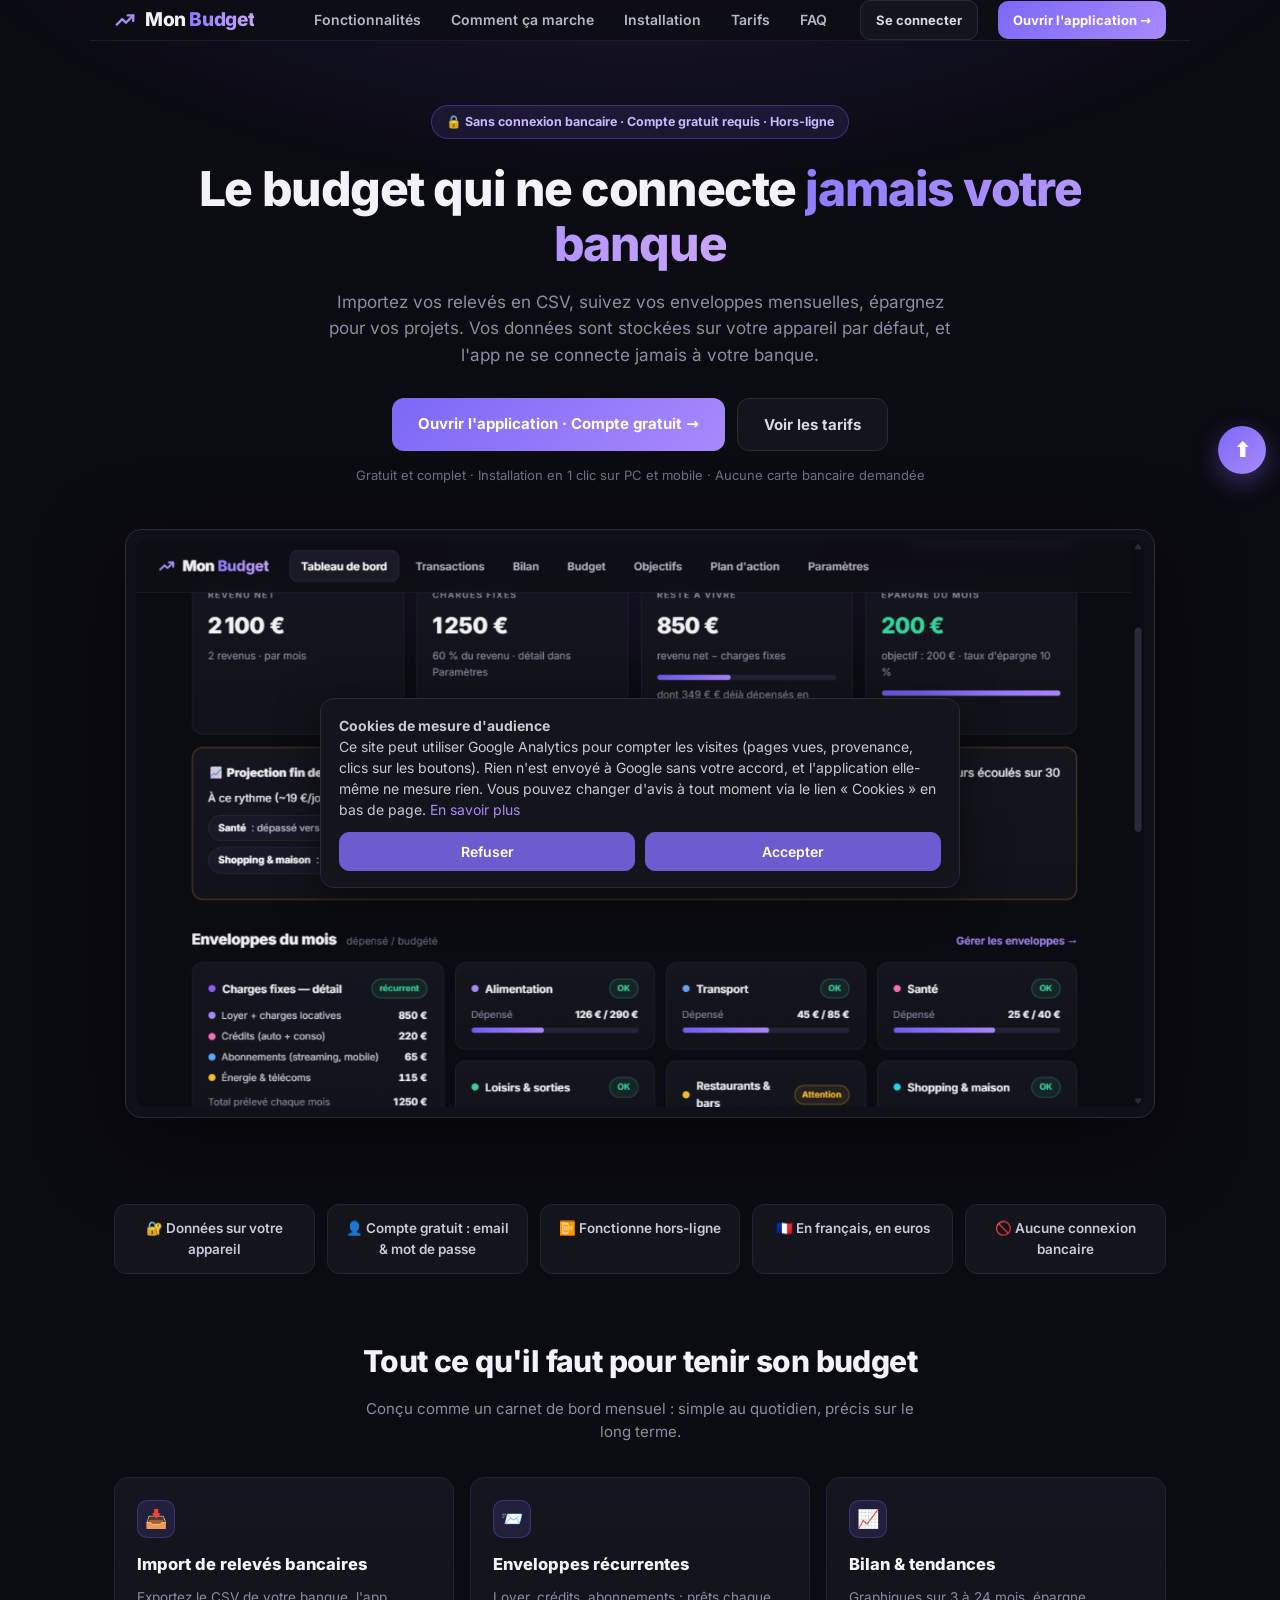
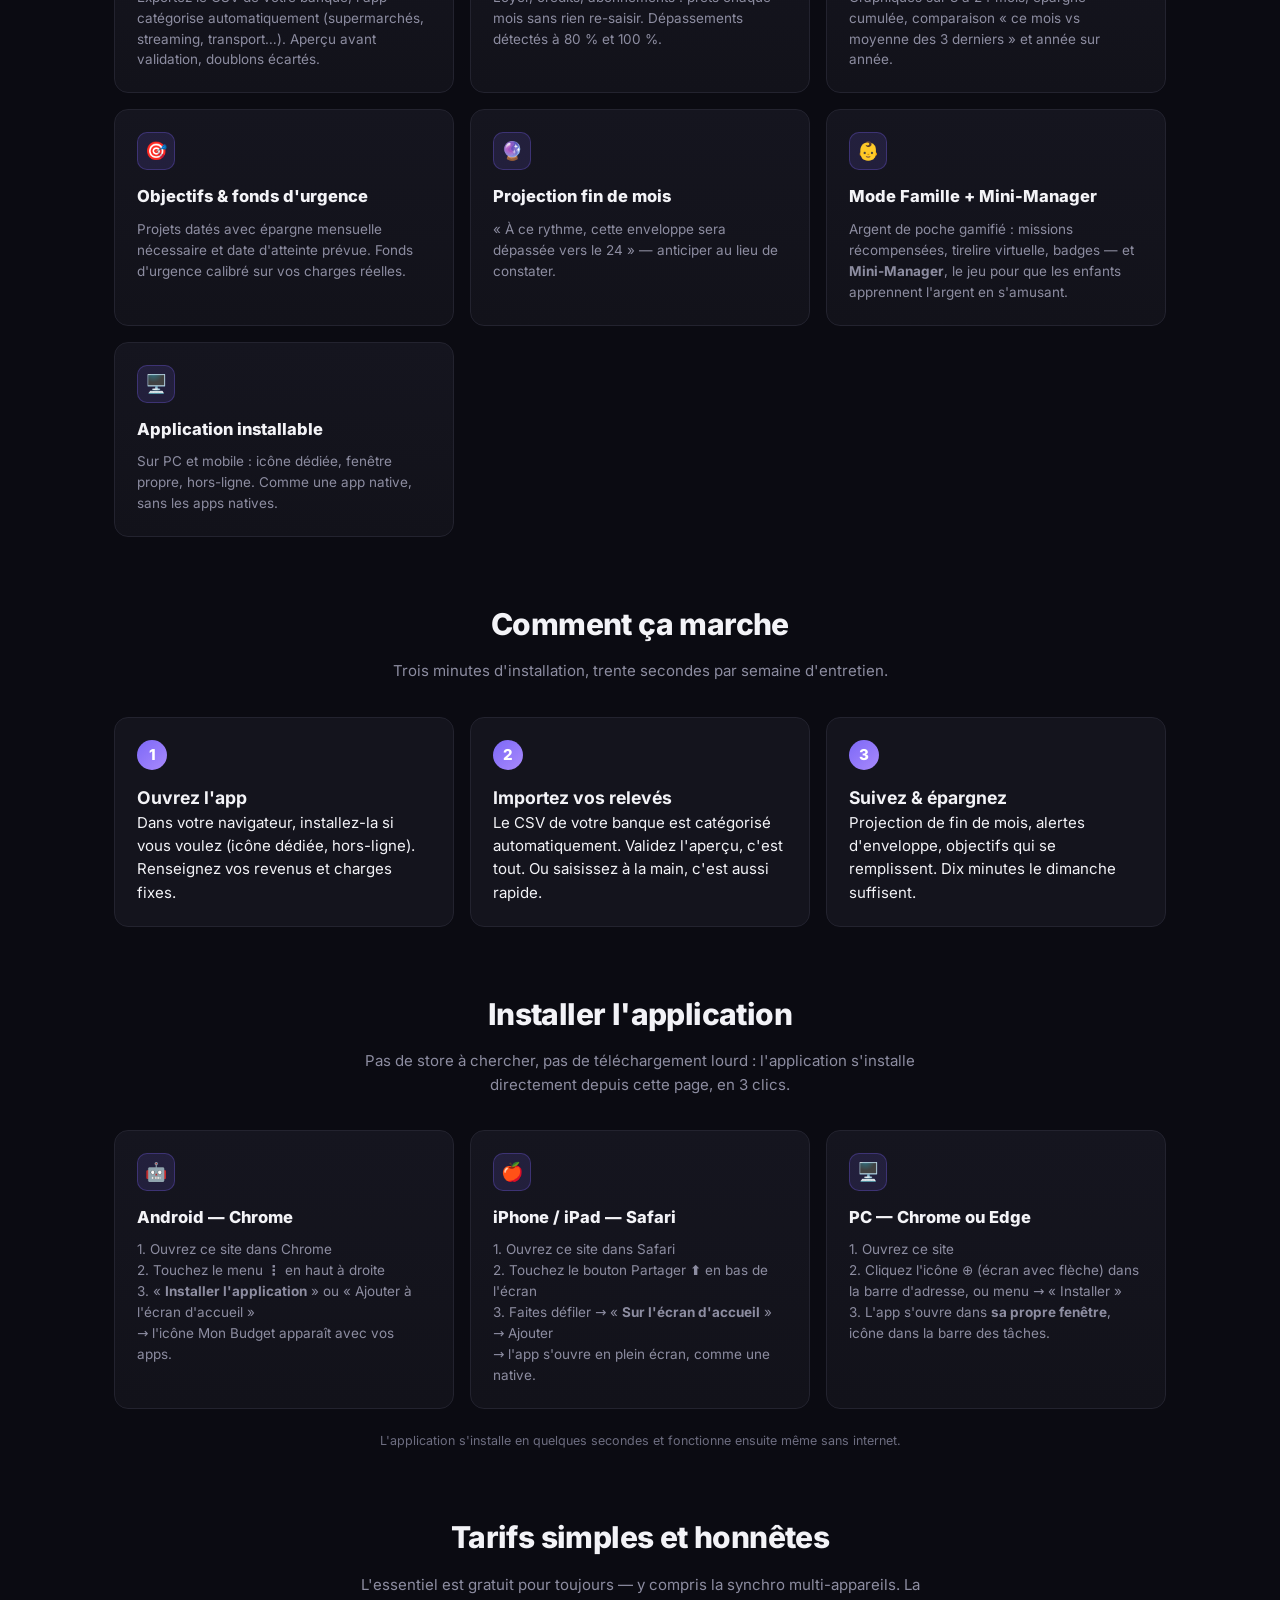
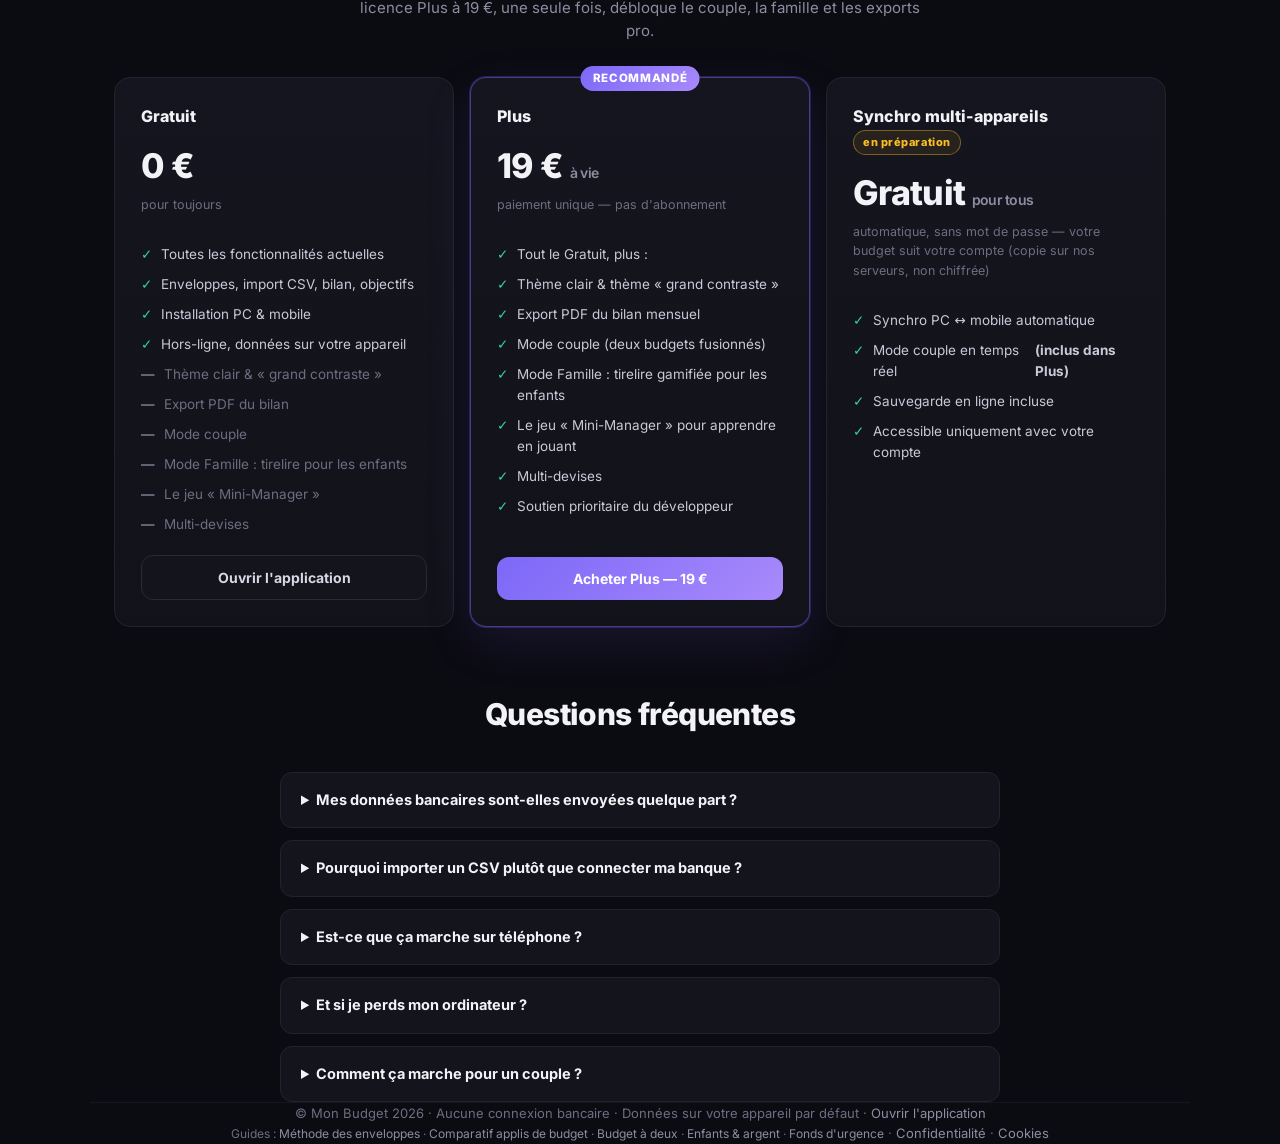
<file: index.html>
<!doctype html>
<html lang="fr">
<head>
<meta charset="utf-8">
<meta name="viewport" content="width=device-width, initial-scale=1">
<meta name="color-scheme" content="dark">
<meta name="theme-color" content="#0b0b12">
<meta name="description" content="Mon Budget — budget mensuel par enveloppes, sans connexion bancaire : enveloppes récurrentes, import de relevés, objectifs d'épargne. Hors-ligne, compte gratuit (email + mot de passe), données stockées sur votre appareil par défaut.">
<meta name="keywords" content="application budget, méthode des enveloppes, budget sans abonnement, budget sans connexion bancaire, alternative YNAB France, budget familial gratuit, gestion budget mensuel">
<meta name="author" content="Mon Budget">
<meta name="robots" content="index, follow">
<link rel="canonical" href="https://bonjourmonbudget.app/">
<!-- Partage réseaux sociaux : titre + aperçu quand le lien est partagé -->
<meta property="og:type" content="website">
<meta property="og:site_name" content="Mon Budget">
<meta property="og:title" content="Mon Budget — 19 € à vie, sans abonnement, sans connexion bancaire">
<meta property="og:description" content="La méthode des enveloppes automatisée, sans connexion bancaire. Données stockées sur votre appareil par défaut. Version gratuite complète — installez-la en 10 secondes.">
<meta property="og:url" content="https://bonjourmonbudget.app/">
<meta property="og:image" content="https://bonjourmonbudget.app/apercu.png">
<meta property="og:locale" content="fr_FR">
<meta name="twitter:card" content="summary_large_image">
<meta name="twitter:title" content="Mon Budget — 19 € à vie, sans abonnement">
<meta name="twitter:description" content="La méthode des enveloppes automatisée, sans connexion bancaire. Données sur votre appareil par défaut.">
<meta name="twitter:image" content="https://bonjourmonbudget.app/apercu.png">
<!-- Données structurées pour Google -->
<script type="application/ld+json">
{
  "@context": "https://schema.org",
  "@type": "SoftwareApplication",
  "name": "Mon Budget",
  "applicationCategory": "FinanceApplication",
  "operatingSystem": "Web, Windows, macOS, Linux, Android, iOS",
  "inLanguage": "fr-FR",
  "description": "Application de budget en méthode des enveloppes, aucune connexion bancaire, données stockées sur votre appareil par défaut, fonctionne hors-ligne. Version gratuite et licence à vie à 19 €.",
  "offers": {
    "@type": "Offer",
    "price": "19.00",
    "priceCurrency": "EUR",
    "description": "Licence à vie Mon Budget Plus — sans abonnement"
  }
}
</script>
<link rel="manifest" href="manifest.json">
<link rel="icon" type="image/png" href="icon-192.png">
<title>Mon Budget — Le budget qui ne connecte jamais votre banque</title>
<!-- Compteur de visites (Google Analytics, chargé seulement après accord : voir consent.js) — pages publiques uniquement, l'application ne mesure rien -->
<script src="consent.js"></script>
<link rel="stylesheet" href="fonts.css">
<style>
  :root{
    --bg:#0b0b12; --card:#14141d; --border:#23232f; --border-2:#2a2a38;
    --text:#f3f3f7; --muted:#8d8da1; --muted-2:#6d6d80;
    --green:#34d399; --red:#f87171; --amber:#fbbf24;
    --grad:linear-gradient(135deg,#7c68f7,#a98afc);
  }
  *{box-sizing:border-box;margin:0;padding:0}
  body{background:var(--bg);color:var(--text);font-family:Inter,"Segoe UI",system-ui,sans-serif;font-size:15px;line-height:1.55}
  body::before{content:"";position:fixed;inset:0;pointer-events:none;z-index:0;
    background:radial-gradient(1100px 480px at 50% -120px, rgba(124,98,246,.16), transparent 65%)}
  a{color:inherit;text-decoration:none}
  .wrap{position:relative;z-index:1;max-width:1100px;margin:0 auto;padding:0 24px}

  header{position:sticky;top:0;z-index:20;display:flex;align-items:center;gap:20px;flex-wrap:wrap;
    padding:13px 28px;background:rgba(13,13,20,.86);backdrop-filter:blur(10px);border-bottom:1px solid #1c1c28}
  .brand{display:flex;align-items:center;gap:9px;font-size:19px;font-weight:800;letter-spacing:-.02em}
  .grad-text{background:linear-gradient(90deg,#8f7bff,#c9a5fc);-webkit-background-clip:text;background-clip:text;color:transparent}
  nav{display:flex;gap:4px;flex-wrap:wrap;margin-left:auto}
  nav a{color:#b6b6c6;font-weight:600;font-size:14px;padding:8px 13px;border-radius:10px}
  nav a:hover{color:#fff;background:#161622}
  .btn{font:inherit;font-size:14px;font-weight:700;cursor:pointer;border-radius:12px;padding:11px 18px;transition:.15s;white-space:nowrap;display:inline-block}
  .btn-grad{background:var(--grad);color:#fff;border:none}
  .btn-grad:hover{filter:brightness(1.08)}
  .btn-ghost{background:var(--card);border:1px solid var(--border-2);color:#d8d8e4}
  .btn-ghost:hover{border-color:#3a3a4c;color:#fff}
  .btn-sm{padding:8px 13px;font-size:13px;border-radius:10px}
  header .btn{padding:9px 15px}

  .hero{text-align:center;padding:72px 0 30px}
  .hero .pill{display:inline-block;font-size:12.5px;font-weight:700;color:#c9b8ff;background:rgba(124,98,246,.12);
    border:1px solid rgba(124,98,246,.35);border-radius:99px;padding:6px 14px;margin-bottom:22px}
  .hero h1{font-size:clamp(30px,5vw,48px);font-weight:800;letter-spacing:-.03em;line-height:1.15}
  .hero .sub{color:var(--muted);font-size:17px;max-width:640px;margin:18px auto 0}
  .hero .ctas{display:flex;gap:12px;justify-content:center;flex-wrap:wrap;margin-top:30px}
  .hero .ctas .btn{padding:14px 26px;font-size:15px}
  .hero .note{color:var(--muted-2);font-size:13px;margin-top:14px}
  .shot{margin:44px auto 0;max-width:1030px;border:1px solid var(--border-2);border-radius:16px;overflow:hidden;
    box-shadow:0 24px 80px rgba(0,0,0,.5);background:#101018;padding:10px}
  .shot img{width:100%;display:block;border-radius:10px}

  .trust{display:grid;grid-template-columns:repeat(auto-fit,minmax(180px,1fr));gap:12px;margin:56px 0 0}
  .trust div{background:var(--card);border:1px solid var(--border);border-radius:12px;padding:13px;text-align:center;
    color:#c9c9d8;font-weight:600;font-size:13.5px}

  section{padding:64px 0 0}
  h2{font-size:clamp(22px,3vw,30px);font-weight:800;letter-spacing:-.02em;text-align:center}
  .sect-sub{color:var(--muted);text-align:center;max-width:560px;margin:12px auto 0}
  .grid3{display:grid;grid-template-columns:repeat(auto-fit,minmax(280px,1fr));gap:16px;margin-top:34px}
  .card{background:linear-gradient(180deg,#15151f,#12121a);border:1px solid var(--border);border-radius:14px;padding:22px}
  .card h3{font-size:16.5px;font-weight:800}
  .card p{color:var(--muted);font-size:13.5px;margin-top:9px}
  .card .ico{width:38px;height:38px;border-radius:10px;background:rgba(124,98,246,.14);border:1px solid rgba(124,98,246,.3);
    display:flex;align-items:center;justify-content:center;font-size:18px;margin-bottom:14px}

  .steps{counter-reset:step;display:grid;grid-template-columns:repeat(auto-fit,minmax(240px,1fr));gap:16px;margin-top:34px}
  .step{background:var(--card);border:1px solid var(--border);border-radius:14px;padding:22px}
  .step::before{counter-increment:step;content:counter(step);display:flex;width:30px;height:30px;border-radius:99px;
    background:var(--grad);color:#fff;font-weight:800;align-items:center;justify-content:center;margin-bottom:14px}

  .plans{display:grid;grid-template-columns:repeat(auto-fit,minmax(270px,1fr));gap:16px;margin-top:34px;align-items:stretch}
  .plan{background:linear-gradient(180deg,#15151f,#12121a);border:1px solid var(--border);border-radius:16px;padding:26px;display:flex;flex-direction:column;position:relative}
  .plan.star{border-color:rgba(124,98,246,.5);box-shadow:0 0 0 1px rgba(124,98,246,.25), 0 16px 50px rgba(124,98,246,.12)}
  .plan .tag{position:absolute;top:-12px;left:50%;transform:translateX(-50%);background:var(--grad);color:#fff;
    font-size:11.5px;font-weight:800;letter-spacing:.06em;text-transform:uppercase;border-radius:99px;padding:4px 12px}
  .plan h3{font-size:16px;font-weight:800}
  .plan .price{font-size:34px;font-weight:800;margin:12px 0 2px;letter-spacing:-.02em}
  .plan .price small{font-size:14px;color:var(--muted);font-weight:600}
  .plan .per{color:var(--muted-2);font-size:12.5px;margin-bottom:16px}
  .plan ul{list-style:none;display:flex;flex-direction:column;gap:9px;margin:14px 0 20px;flex:1}
  .plan li{display:flex;gap:9px;font-size:13.5px;color:#c9c9d8;align-items:flex-start}
  .plan li::before{content:"✓";color:var(--green);font-weight:800}
  .plan li.off{color:var(--muted-2)}
  .plan li.off::before{content:"—";color:var(--muted-2)}
  .soon{display:inline-block;font-size:11px;font-weight:800;color:var(--amber);border:1px solid rgba(251,191,36,.4);
    background:rgba(251,191,36,.08);border-radius:99px;padding:3px 9px;letter-spacing:.05em}

  .faq{max-width:720px;margin:34px auto 0;display:flex;flex-direction:column;gap:12px}
  details{background:var(--card);border:1px solid var(--border);border-radius:12px;padding:16px 20px}
  details summary{cursor:pointer;font-weight:700;font-size:14.5px}
  details p{color:var(--muted);font-size:13.5px;margin-top:10px}

  .cta-final{background:linear-gradient(180deg,#181428,#12121a);border:1px solid rgba(124,98,246,.4);border-radius:18px;
    padding:40px 30px;text-align:center;margin-top:70px}
  .cta-final h2{text-align:center}
  form.insc{display:flex;gap:10px;justify-content:center;flex-wrap:wrap;margin-top:24px}
  form.insc input{background:#0f0f18;border:1px solid var(--border-2);border-radius:12px;padding:13px 16px;color:#fff;
    font:inherit;width:min(340px,100%)}
  form.insc input:focus{outline:none;border-color:#6d5ef0;box-shadow:0 0 0 3px rgba(109,94,240,.18)}
  .form-msg{margin-top:14px;font-size:13.5px;min-height:20px;color:var(--green);font-weight:600}

  footer{margin-top:70px;border-top:1px solid #16161f;padding:26px;text-align:center;color:var(--muted-2);font-size:13px}
  footer a{color:var(--muted)}
  @media(max-width:640px){ header{padding:12px 16px} nav{display:none} }

  /* Bouton retour en haut — à droite, centré verticalement */
  #haut-page{
    position:fixed;right:14px;top:50%;transform:translateY(-50%);z-index:45;width:48px;height:48px;
    border-radius:50%;background:var(--grad);color:#fff;border:none;font-size:20px;font-weight:800;
    cursor:pointer;box-shadow:0 8px 24px rgba(124,98,246,.4);transition:.15s;
    display:flex;align-items:center;justify-content:center
  }
  #haut-page:hover{filter:brightness(1.12)}
</style>
</head>
<body>

<header class="wrap">
  <div class="brand">
    <svg width="22" height="22" viewBox="0 0 24 24" fill="none" stroke="#a78bfa" stroke-width="2.6" stroke-linecap="round" stroke-linejoin="round"><polyline points="3 17 9 11 13 15 21 7"/><polyline points="15 7 21 7 21 13"/></svg>
    <span>Mon&nbsp;<span class="grad-text">Budget</span></span>
  </div>
  <nav>
    <a href="#fonctionnalites">Fonctionnalités</a>
    <a href="#comment">Comment ça marche</a>
    <a href="#installation">Installation</a>
    <a href="#tarifs">Tarifs</a>
    <a href="#faq">FAQ</a>
  </nav>
  <a class="btn btn-ghost btn-sm" href="app.html?connexion=1">Se connecter</a>
  <a class="btn btn-grad btn-sm" href="app.html">Ouvrir l'application →</a>
</header>

<main class="wrap">

  <section class="hero" style="padding-top:64px">
    <span class="pill">🔒 Sans connexion bancaire · Compte gratuit requis · Hors-ligne</span>
    <h1>Le budget qui ne connecte <span class="grad-text">jamais votre banque</span></h1>
    <p class="sub">Importez vos relevés en CSV, suivez vos enveloppes mensuelles, épargnez pour vos projets. Vos données sont stockées sur votre appareil par défaut, et l'app ne se connecte jamais à votre banque.</p>
    <div class="ctas">
      <a class="btn btn-grad" href="app.html">Ouvrir l'application · Compte gratuit →</a>
      <a class="btn btn-ghost" href="#tarifs">Voir les tarifs</a>
    </div>
    <p class="note">Gratuit et complet · Installation en 1 clic sur PC et mobile · Aucune carte bancaire demandée</p>
    <div class="shot">
      <img src="apercu.png" alt="Aperçu du tableau de bord Mon Budget" onerror="this.style.display='none';this.parentElement.style.padding='40px';this.parentElement.innerHTML='<div style=&quot;text-align:center;color:#8d8da1;font-weight:700;padding:60px 20px&quot;>📊 Tableau de bord : revenu, enveloppes, projection fin de mois, objectifs d&#39;épargne</div>'">
    </div>
  </section>

  <div class="trust">
    <div>🔐 Données sur votre appareil</div>
    <div>👤 Compte gratuit : email &amp; mot de passe</div>
    <div>📴 Fonctionne hors-ligne</div>
    <div>🇫🇷 En français, en euros</div>
    <div>🚫 Aucune connexion bancaire</div>
  </div>

  <section id="fonctionnalites">
    <h2>Tout ce qu'il faut pour tenir son budget</h2>
    <p class="sect-sub">Conçu comme un carnet de bord mensuel : simple au quotidien, précis sur le long terme.</p>
    <div class="grid3">
      <div class="card"><div class="ico">📥</div><h3>Import de relevés bancaires</h3><p>Exportez le CSV de votre banque, l'app catégorise automatiquement (supermarchés, streaming, transport…). Aperçu avant validation, doublons écartés.</p></div>
      <div class="card"><div class="ico">📨</div><h3>Enveloppes récurrentes</h3><p>Loyer, crédits, abonnements : prêts chaque mois sans rien re-saisir. Dépassements détectés à 80 % et 100 %.</p></div>
      <div class="card"><div class="ico">📈</div><h3>Bilan & tendances</h3><p>Graphiques sur 3 à 24 mois, épargne cumulée, comparaison « ce mois vs moyenne des 3 derniers » et année sur année.</p></div>
      <div class="card"><div class="ico">🎯</div><h3>Objectifs & fonds d'urgence</h3><p>Projets datés avec épargne mensuelle nécessaire et date d'atteinte prévue. Fonds d'urgence calibré sur vos charges réelles.</p></div>
      <div class="card"><div class="ico">🔮</div><h3>Projection fin de mois</h3><p>« À ce rythme, cette enveloppe sera dépassée vers le 24 » — anticiper au lieu de constater.</p></div>
      <div class="card"><div class="ico">👶</div><h3>Mode Famille + Mini-Manager</h3><p>Argent de poche gamifié : missions récompensées, tirelire virtuelle, badges — et <b>Mini-Manager</b>, le jeu pour que les enfants apprennent l'argent en s'amusant.</p></div>
      <div class="card"><div class="ico">🖥️</div><h3>Application installable</h3><p>Sur PC et mobile : icône dédiée, fenêtre propre, hors-ligne. Comme une app native, sans les apps natives.</p></div>
    </div>
  </section>

  <section id="comment">
    <h2>Comment ça marche</h2>
    <p class="sect-sub">Trois minutes d'installation, trente secondes par semaine d'entretien.</p>
    <div class="steps">
      <div class="step"><h3>Ouvrez l'app</h3><p>Dans votre navigateur, installez-la si vous voulez (icône dédiée, hors-ligne). Renseignez vos revenus et charges fixes.</p></div>
      <div class="step"><h3>Importez vos relevés</h3><p>Le CSV de votre banque est catégorisé automatiquement. Validez l'aperçu, c'est tout. Ou saisissez à la main, c'est aussi rapide.</p></div>
      <div class="step"><h3>Suivez & épargnez</h3><p>Projection de fin de mois, alertes d'enveloppe, objectifs qui se remplissent. Dix minutes le dimanche suffisent.</p></div>
    </div>
  </section>

  <section id="installation">
    <h2>Installer l'application</h2>
    <p class="sect-sub">Pas de store à chercher, pas de téléchargement lourd : l'application s'installe directement depuis cette page, en 3 clics.</p>
    <div class="grid3">
      <div class="card"><div class="ico">🤖</div><h3>Android — Chrome</h3>
        <p>1. Ouvrez ce site dans Chrome<br>2. Touchez le menu <b>⋮</b> en haut à droite<br>3. « <b>Installer l'application</b> » ou « Ajouter à l'écran d'accueil »<br>→ l'icône Mon Budget apparaît avec vos apps.</p></div>
      <div class="card"><div class="ico">🍎</div><h3>iPhone / iPad — Safari</h3>
        <p>1. Ouvrez ce site dans Safari<br>2. Touchez le bouton Partager <b>⬆</b> en bas de l'écran<br>3. Faites défiler → « <b>Sur l'écran d'accueil</b> » → Ajouter<br>→ l'app s'ouvre en plein écran, comme une native.</p></div>
      <div class="card"><div class="ico">🖥️</div><h3>PC — Chrome ou Edge</h3>
        <p>1. Ouvrez ce site<br>2. Cliquez l'icône ⊕ (écran avec flèche) dans la barre d'adresse, ou menu → « Installer »<br>3. L'app s'ouvre dans <b>sa propre fenêtre</b>, icône dans la barre des tâches.</p></div>
    </div>
    <div style="text-align:center;margin-top:22px">
      <button class="btn btn-grad" id="btn-install-pc" data-action="install-pc" style="display:none">📲 Installer sur cet appareil — 1 clic</button>
      <p style="color:var(--muted-2);font-size:12.5px;margin-top:12px">L'application s'installe en quelques secondes et fonctionne ensuite même sans internet.</p>
    </div>
  </section>

  <section id="tarifs">
    <h2>Tarifs simples et honnêtes</h2>
    <p class="sect-sub">L'essentiel est gratuit pour toujours — y compris la synchro multi-appareils. La licence Plus à 19 €, une seule fois, débloque le couple, la famille et les exports pro.</p>
    <div class="plans">
      <div class="plan">
        <h3>Gratuit</h3>
        <div class="price">0 €</div>
        <div class="per">pour toujours</div>
        <ul>
          <li>Toutes les fonctionnalités actuelles</li>
          <li>Enveloppes, import CSV, bilan, objectifs</li>
          <li>Installation PC & mobile</li>
          <li>Hors-ligne, données sur votre appareil</li>
          <li class="off">Thème clair & « grand contraste »</li>
          <li class="off">Export PDF du bilan</li>
          <li class="off">Mode couple</li>
          <li class="off">Mode Famille : tirelire pour les enfants</li>
          <li class="off">Le jeu « Mini-Manager »</li>
          <li class="off">Multi-devises</li>
        </ul>
        <a class="btn btn-ghost" href="app.html" style="text-align:center">Ouvrir l'application</a>
      </div>
      <div class="plan star">
        <span class="tag">Recommandé</span>
        <h3>Plus</h3>
        <div class="price">19 € <small>à vie</small></div>
        <div class="per">paiement unique — pas d'abonnement</div>
        <ul>
          <li>Tout le Gratuit, plus :</li>
          <li>Thème clair & thème « grand contraste »</li>
          <li>Export PDF du bilan mensuel</li>
          <li>Mode couple (deux budgets fusionnés)</li>
          <li>Mode Famille : tirelire gamifiée pour les enfants</li>
          <li>Le jeu « Mini-Manager » pour apprendre en jouant</li>
          <li>Multi-devises</li>
          <li>Soutien prioritaire du développeur</li>
        </ul>
        <button class="btn btn-grad" data-buy="plus" style="text-align:center">Acheter Plus — 19 €</button>
      </div>
      <div class="plan">
        <h3>Synchro multi-appareils <span class="soon">en préparation</span></h3>
        <div class="price">Gratuit <small>pour tous</small></div>
        <div class="per">automatique, sans mot de passe — votre budget suit votre compte (copie sur nos serveurs, non chiffrée)</div>
        <ul>
          <li>Synchro PC ↔ mobile automatique</li>
          <li>Mode couple en temps réel <b>(inclus dans Plus)</b></li>
          <li>Sauvegarde en ligne incluse</li>
          <li>Accessible uniquement avec votre compte</li>
        </ul>
        <button class="btn btn-ghost" data-buy="sync" style="text-align:center">📧 M'alerter à la sortie</button>
      </div>
    </div>
  </section>

  <section id="faq">
    <h2>Questions fréquentes</h2>
    <div class="faq">
      <details><summary>Mes données bancaires sont-elles envoyées quelque part ?</summary><p>Non, et c'est le principe fondateur de l'app : aucune connexion à votre banque, jamais. Vos relevés sont lus localement dans votre navigateur et votre budget est stocké sur votre appareil par défaut. Le compte (inscription gratuite par email et mot de passe, avec validation par email) est <b>requis pour ouvrir l'application</b> et ne retient que votre adresse email. <b>Si vous activez la synchro multi-appareils (facultative), une copie de votre budget est enregistrée sur nos serveurs (Google Firebase), non chiffrée</b> : elle n'est accessible qu'avec votre connexion, mais elle n'est pas illisible pour l'éditeur.</p></details>
      <details><summary>Pourquoi importer un CSV plutôt que connecter ma banque ?</summary><p>Exporter un relevé prend 30 secondes sur n'importe quel site bancaire français. En échange : zéro agrément bancaire à faire circuler, zéro risque de fuite de credentials, et un budget qui marche même si votre banque change d'API.</p></details>
      <details><summary>Est-ce que ça marche sur téléphone ?</summary><p>Oui — installez l'app depuis votre navigateur mobile (« Ajouter à l'écran d'accueil »). La synchro entre PC et mobile est <b>facultative et gratuite pour tous les comptes</b> ; sans elle, votre budget reste sur chaque appareil.</p></details>
      <details><summary>Et si je perds mon ordinateur ?</summary><p>Exportez une sauvegarde JSON depuis Paramètres → Données (1 clic) et rangez-la où vous voulez. Elle se restaure en un clic sur n'importe quel appareil.</p></details>
      <details><summary>Comment ça marche pour un couple ?</summary><p>Chacun installe l'app sur son appareil et garde son propre budget. Le <b>mode couple</b> (inclus dans Plus) consolide deux budgets en une vue foyer : soit en important le fichier de l'autre, soit avec la <b>synchro du couple</b> (code d'invitation) — dans ce cas, le budget de chacun est copié sur nos serveurs, <b>non chiffré</b>. Un seul achat de licence par foyer.</p></details>
    </div>
  </section>

  <section id="inscription" hidden>
    <div class="cta-final">
      <h2>Soyez prévenu des nouveautés</h2>
      <p class="sect-sub">Mode couple, export PDF, synchro : une brève par mois maximum, jamais de spam.</p>
      <form class="insc" id="waitlist-form" autocomplete="off">
        <input type="email" id="insc-email" placeholder="votre@email.fr" required>
        <button class="btn btn-grad" type="submit">Me prévenir</button>
      </form>
      <p style="font-size:12px;color:var(--muted);margin:10px 0 0">Votre adresse ne sert qu'à vous envoyer ces nouveautés (une brève par mois au plus) et n'est jamais revendue. Désinscription à tout moment sur simple demande.</p>
      <div class="form-msg" id="insc-msg"></div>
    </div>
  </section>

</main>

<footer class="wrap">
  © Mon Budget 2026 · Aucune connexion bancaire · Données sur votre appareil par défaut · <a href="app.html">Ouvrir l'application</a><br>
  <span style="font-size:12px">Guides : <a href="methode-enveloppes.html">Méthode des enveloppes</a> · <a href="alternative-applis-budget.html">Comparatif applis de budget</a> · <a href="budget-a-deux.html">Budget à deux</a> · <a href="budget-enfants.html">Enfants &amp; argent</a> · <a href="fonds-urgence.html">Fonds d'urgence</a></span>
</footer>

<button id="haut-page" title="Retour en haut de page" onclick="window.scrollTo({top:0,behavior:'smooth'})">⬆</button>

<script>
/* =====================================================================
   CONFIGURATION — à remplir lors de la mise en production :

   1. CHECKOUT_PLUS : lien de paiement « Plus 19 € » créé sur Lemon Squeezy
      ou Stripe Payment Link (5 min, sans code). Laissez vide pour désactiver.
   2. WAITLIST_ENDPOINT : endpoint d'enregistrement des emails (Formspree,
      Supabase…). Vide = les emails sont stockés localement dans le navigateur.
   ===================================================================== */
const CONFIG = {
  checkoutPlus: "https://monbudget.lemonsqueezy.com/checkout/buy/21052ba4-752d-4660-b485-dcf3f01f0f98",
  waitlistEndpoint: ""
};

/* Service worker (offline) — partagé avec l'app */
if ("serviceWorker" in navigator) {
  window.addEventListener("load", () => navigator.serviceWorker.register("sw.js").catch(() => {}));
}

/* Bouton d'installation 1 clic (Chrome/Edge l'affichent quand c'est possible) */
window.__installPrompt = null;
window.addEventListener("beforeinstallprompt", (e) => {
  e.preventDefault();
  window.__installPrompt = e;
  const b = document.getElementById("btn-install-pc");
  if (b) b.style.display = "inline-block";
});
document.getElementById("btn-install-pc").addEventListener("click", async () => {
  if (!window.__installPrompt) return;
  await window.__installPrompt.prompt();
  window.__installPrompt = null;
  const b = document.getElementById("btn-install-pc");
  if (b) b.style.display = "none";
});

/* ---- Achat « Plus » : vers le checkout configuré, sinon capture email ---- */
document.querySelectorAll("[data-buy]").forEach(btn => {
  btn.addEventListener("click", () => {
    const plan = btn.dataset.buy;
    if (plan === "plus" && CONFIG.checkoutPlus) {
      window.open(CONFIG.checkoutPlus, "_blank");
      return;
    }
    if (plan === "plus") {
      const msg = document.getElementById("insc-msg");
      msg.style.color = "var(--amber)";
      msg.textContent = "Le paiement en ligne s'active à la mise en ligne. Laissez votre email : vous serez prévenu en premier.";
      document.getElementById("insc-email").focus();
      document.getElementById("inscription").scrollIntoView({ behavior: "smooth", block: "center" });
      return;
    }
    if (plan === "sync") {
      const msg = document.getElementById("insc-msg");
      msg.style.color = "var(--muted)";
      msg.textContent = "La synchro est en développement. Votre email = place prioritaire à la bêta.";
      document.getElementById("insc-email").focus();
      document.getElementById("inscription").scrollIntoView({ behavior: "smooth", block: "center" });
    }
  });
});

/* ---- Inscription : le formulaire n'apparaît que si un endpoint est configuré (CONFIG.waitlistEndpoint).
   Sans endpoint, rien ne serait enregistré : on ne montre donc pas de formulaire. ---- */
if (CONFIG.waitlistEndpoint) {
  const sec = document.getElementById("inscription");
  if (sec) sec.hidden = false;
} else {
  const bs = document.querySelector('[data-buy="sync"]');
  if (bs) bs.remove();
}
document.getElementById("waitlist-form").addEventListener("submit", async (e) => {
  e.preventDefault();
  const email = document.getElementById("insc-email").value.trim();
  const msg = document.getElementById("insc-msg");
  if (!/^[^\s@]+@[^\s@]+\.[^\s@]{2,}$/.test(email)) {
    msg.style.color = "var(--red)";
    msg.textContent = "Saisissez une adresse email valide.";
    return;
  }
  if (!CONFIG.waitlistEndpoint) return;
  try {
    const rep = await fetch(CONFIG.waitlistEndpoint, {
      method: "POST",
      headers: { "Content-Type": "application/json", "Accept": "application/json" },
      body: JSON.stringify({ email, source: "landing", date: new Date().toISOString() })
    });
    if (!rep.ok) throw new Error("HTTP " + rep.status);
    msg.style.color = "var(--green)";
    msg.textContent = "C'est enregistré — à très bientôt dans votre boîte mail !";
    document.getElementById("insc-email").value = "";
  } catch (err) {
    msg.style.color = "var(--red)";
    msg.textContent = "Impossible d'enregistrer votre adresse pour le moment. Réessayez plus tard.";
  }
});

/* ---- Mesure campagne : source d'arrivée + clics clés ---- */
(function(){
  const src = new URLSearchParams(location.search).get("utm_source") || "direct";
  if (typeof gtag === "function") gtag("event", "visite_vitrine", { source: src });
  document.addEventListener("click", e => {
    if (typeof gtag !== "function") return;
    const a = e.target.closest("a[href]");
    if (!a) return;
    const href = a.getAttribute("href") || "";
    if (href.indexOf("app.html") > -1) gtag("event", "clic_ouvrir_app", { source: src });
    else if (href.indexOf("checkout") > -1) gtag("event", "clic_checkout", { source: src });
  });
  const buy = document.querySelector("[data-buy='plus']");
  if (buy) buy.addEventListener("click", () => {
    if (typeof gtag === "function") gtag("event", "clic_checkout", { source: src });
  });
})();
</script>
</body>
</html>
</file>
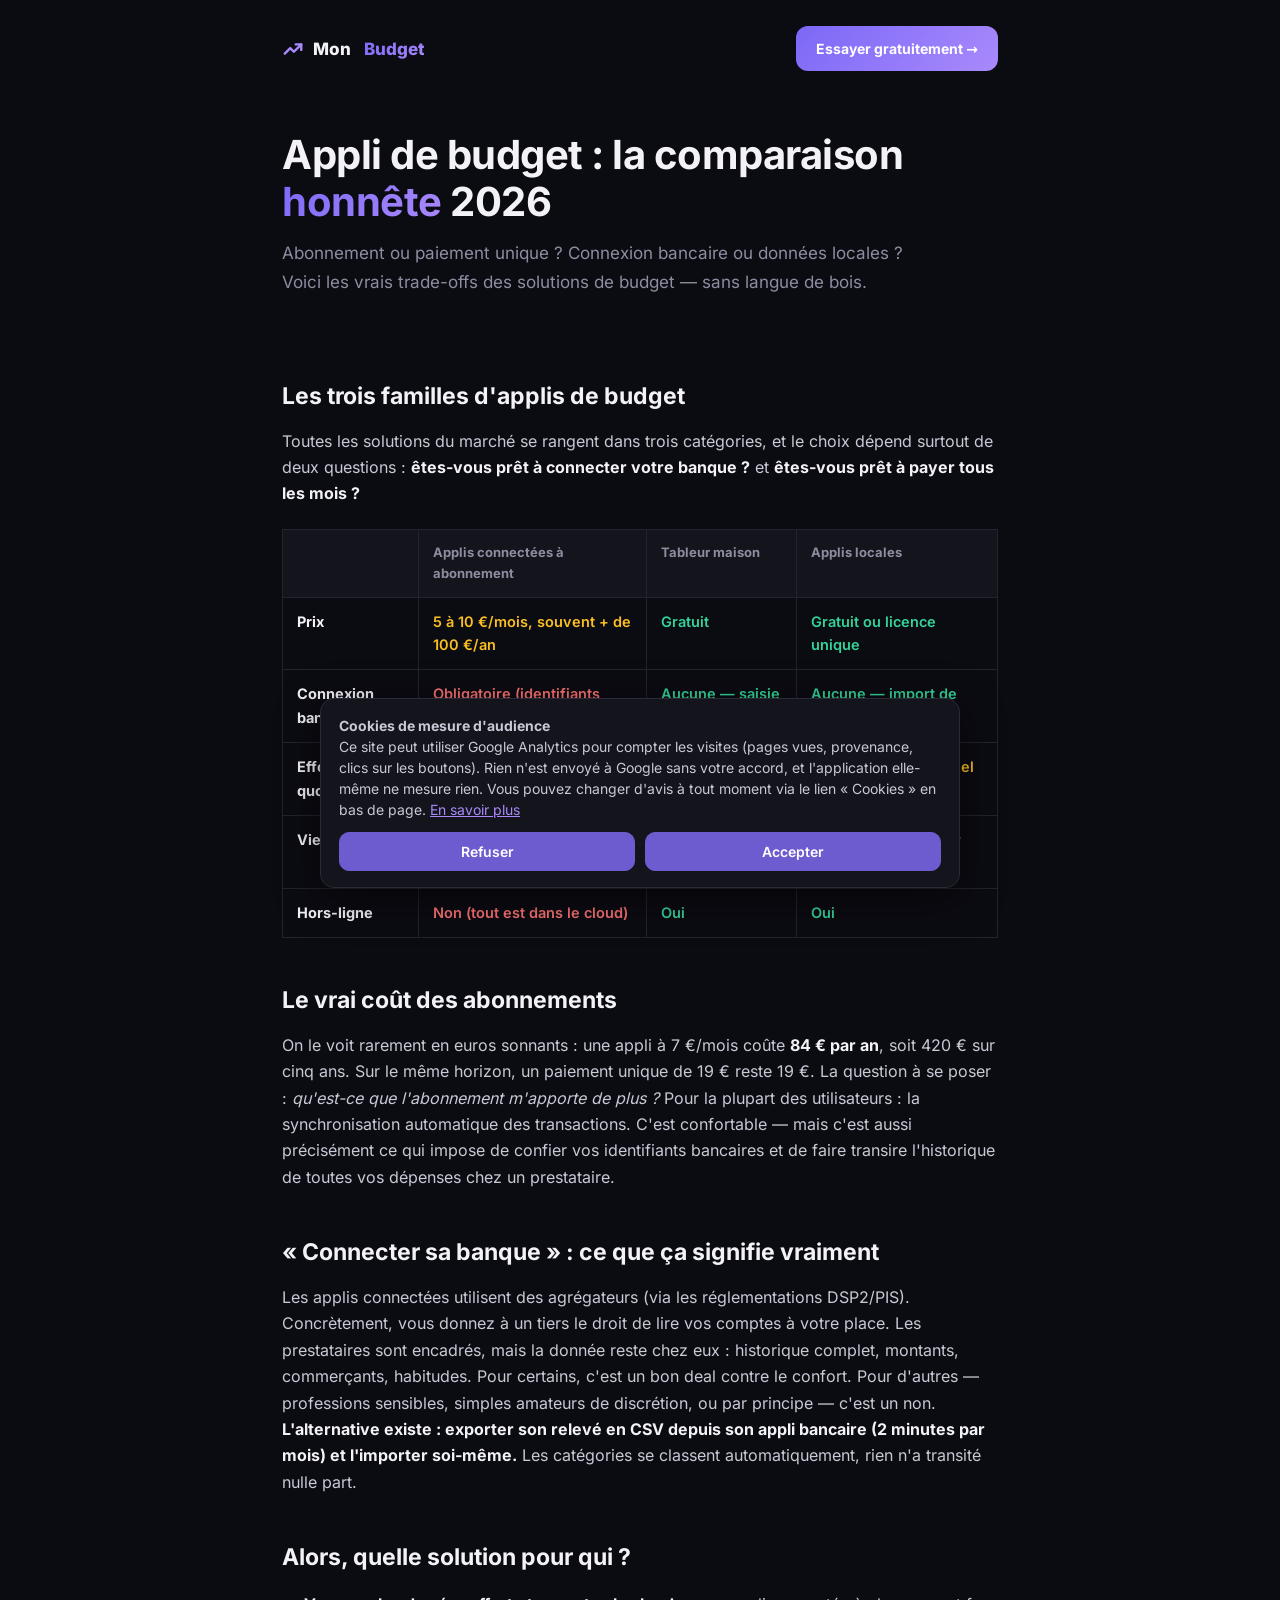
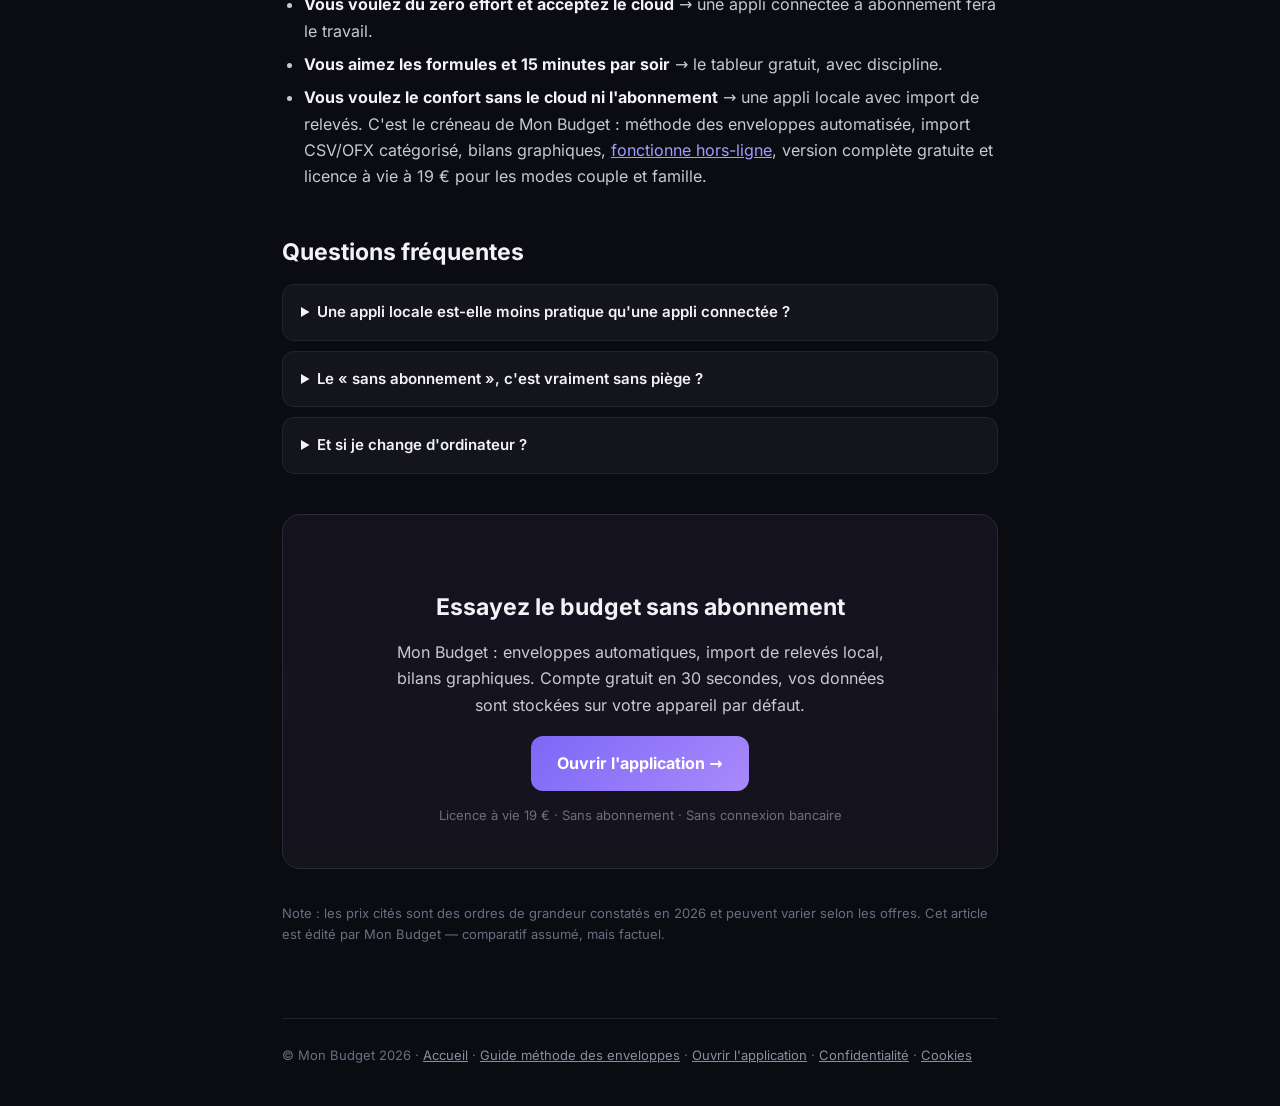
<file: alternative-applis-budget.html>
<!doctype html>
<html lang="fr">
<head>
<meta charset="utf-8">
<meta name="viewport" content="width=device-width, initial-scale=1">
<meta name="color-scheme" content="dark">
<meta name="theme-color" content="#0b0b12">
<title>Appli de budget sans abonnement ni connexion bancaire : la comparaison 2026</title>
<meta name="description" content="YNAB, Linxo, Bankin' ou une appli locale ? Comparaison honnête des solutions de budget 2026 : prix, vie privée, connexion bancaire, hors-ligne. Alternative française à 19 € à vie.">
<meta name="robots" content="index, follow">
<link rel="canonical" href="https://bonjourmonbudget.app/alternative-applis-budget.html">
<meta property="og:type" content="article">
<meta property="og:site_name" content="Mon Budget">
<meta property="og:title" content="Appli de budget sans abonnement : la comparaison honnête 2026">
<meta property="og:description" content="Prix, vie privée, connexion bancaire — le vrai comparatif des applis de budget, et l'alternative locale à 19 € à vie.">
<meta property="og:url" content="https://bonjourmonbudget.app/alternative-applis-budget.html">
<meta property="og:image" content="https://bonjourmonbudget.app/apercu.png">
<meta property="og:locale" content="fr_FR">
<link rel="icon" type="image/png" href="icon-192.png">
<script src="consent.js"></script>
<link rel="stylesheet" href="fonts.css">
<style>
  :root{
    --bg:#0b0b12; --card:#14141d; --border:#23232f; --border-2:#2a2a38;
    --text:#f3f3f7; --muted:#8d8da1; --muted-2:#6d6d80;
    --green:#34d399; --red:#f87171; --amber:#fbbf24;
    --grad:linear-gradient(135deg,#7c68f7,#a98afc);
  }
  *{box-sizing:border-box;margin:0;padding:0}
  body{background:var(--bg);color:var(--text);font-family:'Inter',system-ui,sans-serif;line-height:1.65}
  .wrap{max-width:760px;margin:0 auto;padding:0 22px}
  header{padding:26px 0;display:flex;align-items:center;justify-content:space-between}
  .brand{display:flex;align-items:center;gap:9px;font-weight:800;font-size:17px;text-decoration:none;color:var(--text)}
  .btn{display:inline-block;padding:11px 20px;border-radius:12px;font-weight:700;font-size:14px;text-decoration:none}
  .btn-grad{background:var(--grad);color:#fff}
  .grad-text{background:var(--grad);-webkit-background-clip:text;background-clip:text;color:transparent}
  h1{font-size:clamp(28px,4.5vw,40px);line-height:1.18;letter-spacing:-.5px;margin:34px 0 14px}
  .sub{color:var(--muted);font-size:17px;max-width:640px}
  article{padding:26px 0 60px}
  h2{font-size:23px;margin:44px 0 12px}
  p{margin:12px 0;color:#c9c9d6}
  ul{margin:14px 0 14px 22px;color:#c9c9d6}
  li{margin:7px 0}
  strong{color:var(--text)}
  table{width:100%;border-collapse:collapse;margin:22px 0;font-size:14.5px}
  th,td{border:1px solid var(--border);padding:12px 14px;text-align:left;vertical-align:top}
  th{background:var(--card);font-size:13px;color:var(--muted)}
  td.yes{color:var(--green);font-weight:600}
  td.no{color:var(--red);font-weight:600}
  td.mid{color:var(--amber);font-weight:600}
  .cta{background:linear-gradient(180deg,#15121f,#14141d);border:1px solid var(--border-2);border-radius:18px;padding:30px;text-align:center;margin:40px 0}
  details{background:var(--card);border:1px solid var(--border);border-radius:12px;padding:15px 18px;margin:10px 0}
  summary{cursor:pointer;font-weight:600;font-size:15px}
  details p{margin:10px 0 2px;font-size:14.5px}
  footer{border-top:1px solid var(--border);padding:26px 0 40px;color:var(--muted-2);font-size:13px}
  footer a{color:var(--muted)}
  .note{font-size:13px;color:var(--muted-2);margin-top:-6px}
</style>
</head>
<body>
<div class="wrap">
<header>
  <a class="brand" href="index.html">
    <svg width="22" height="22" viewBox="0 0 24 24" fill="none" stroke="#a78bfa" stroke-width="2.6" stroke-linecap="round" stroke-linejoin="round"><polyline points="3 17 9 11 13 15 21 7"/><polyline points="15 7 21 7 21 13"/></svg>
    Mon&nbsp;<span class="grad-text">Budget</span>
  </a>
  <a class="btn btn-grad" href="app.html">Essayer gratuitement →</a>
</header>

<h1>Appli de budget : la comparaison <span class="grad-text">honnête</span> 2026</h1>
<p class="sub">Abonnement ou paiement unique ? Connexion bancaire ou données locales ? Voici les vrais trade-offs des solutions de budget — sans langue de bois.</p>

<article>

<h2>Les trois familles d'applis de budget</h2>
<p>Toutes les solutions du marché se rangent dans trois catégories, et le choix dépend surtout de deux questions : <strong>êtes-vous prêt à connecter votre banque ?</strong> et <strong>êtes-vous prêt à payer tous les mois ?</strong></p>

<table>
  <tr>
    <th></th>
    <th>Applis connectées à abonnement</th>
    <th>Tableur maison</th>
    <th>Applis locales</th>
  </tr>
  <tr>
    <td><strong>Prix</strong></td>
    <td class="mid">5 à 10 €/mois, souvent + de 100 €/an</td>
    <td class="yes">Gratuit</td>
    <td class="yes">Gratuit ou licence unique</td>
  </tr>
  <tr>
    <td><strong>Connexion bancaire</strong></td>
    <td class="no">Obligatoire (identifiants donnés à un tiers)</td>
    <td class="yes">Aucune — saisie manuelle</td>
    <td class="yes">Aucune — import de relevés CSV</td>
  </tr>
  <tr>
    <td><strong>Effort quotidien</strong></td>
    <td class="yes">Faible (synchro auto)</td>
    <td class="no">Élevé (tout à la main)</td>
    <td class="mid">Faible (import mensuel du relevé)</td>
  </tr>
  <tr>
    <td><strong>Vie privée</strong></td>
    <td class="no">Vos transactions transitent chez un prestataire</td>
    <td class="yes">Totale</td>
    <td class="yes">Forte — données sur l'appareil par défaut</td>
  </tr>
  <tr>
    <td><strong>Hors-ligne</strong></td>
    <td class="no">Non (tout est dans le cloud)</td>
    <td class="yes">Oui</td>
    <td class="yes">Oui</td>
  </tr>
</table>

<h2>Le vrai coût des abonnements</h2>
<p>On le voit rarement en euros sonnants : une appli à 7 €/mois coûte <strong>84 € par an</strong>, soit 420 € sur cinq ans. Sur le même horizon, un paiement unique de 19 € reste 19 €. La question à se poser : <em>qu'est-ce que l'abonnement m'apporte de plus ?</em> Pour la plupart des utilisateurs : la synchronisation automatique des transactions. C'est confortable — mais c'est aussi précisément ce qui impose de confier vos identifiants bancaires et de faire transire l'historique de toutes vos dépenses chez un prestataire.</p>

<h2>« Connecter sa banque » : ce que ça signifie vraiment</h2>
<p>Les applis connectées utilisent des agrégateurs (via les réglementations DSP2/PIS). Concrètement, vous donnez à un tiers le droit de lire vos comptes à votre place. Les prestataires sont encadrés, mais la donnée reste chez eux : historique complet, montants, commerçants, habitudes. Pour certains, c'est un bon deal contre le confort. Pour d'autres — professions sensibles, simples amateurs de discrétion, ou par principe — c'est un non. <strong>L'alternative existe : exporter son relevé en CSV depuis son appli bancaire (2 minutes par mois) et l'importer soi-même.</strong> Les catégories se classent automatiquement, rien n'a transité nulle part.</p>

<h2>Alors, quelle solution pour qui ?</h2>
<ul>
<li><strong>Vous voulez du zéro effort et acceptez le cloud</strong> → une appli connectée à abonnement fera le travail.</li>
<li><strong>Vous aimez les formules et 15 minutes par soir</strong> → le tableur gratuit, avec discipline.</li>
<li><strong>Vous voulez le confort sans le cloud ni l'abonnement</strong> → une appli locale avec import de relevés. C'est le créneau de Mon Budget : méthode des enveloppes automatisée, import CSV/OFX catégorisé, bilans graphiques, <a href="methode-enveloppes.html">fonctionne hors-ligne</a>, version complète gratuite et licence à vie à 19 € pour les modes couple et famille.</li>
</ul>

<h2>Questions fréquentes</h2>
<details><summary>Une appli locale est-elle moins pratique qu'une appli connectée ?</summary><p>La seule différence : la synchro automatique. En pratique, exporter son relevé depuis sa banque et l'importer prend deux minutes par mois. En échange, vous gardez le contrôle total de vos données — et vous ne payez pas d'abonnement pour financer les serveurs que vous n'utilisez pas.</p></details>
<details><summary>Le « sans abonnement », c'est vraiment sans piège ?</summary><p>Le modèle licence à vie est celui des logiciels depuis 40 ans : vous payez une fois, le logiciel fonctionne. Il finance le développement sans récurrent. Vérifiez simplement ce que la version gratuite inclut — chez Mon Budget, tout le budget de base est gratuit et complet, la licence ne débloque que le couple, la famille, l'export PDF et le multi-devises.</p></details>
<details><summary>Et si je change d'ordinateur ?</summary><p>Une appli locale digne de ce nom propose un export de sauvegarde (JSON) à conserver où vous voulez. Vous reinstallez, vous importez, tout revient. Vos données ne dépendent d'aucune société pour exister.</p></details>

<div class="cta">
  <h2>Essayez le budget sans abonnement</h2>
  <p style="max-width:520px;margin:10px auto 18px">Mon Budget : enveloppes automatiques, import de relevés local, bilans graphiques. Compte gratuit en 30 secondes, vos données sont stockées sur votre appareil par défaut.</p>
  <a class="btn btn-grad" href="app.html" style="font-size:16px;padding:14px 26px">Ouvrir l'application →</a>
  <p style="font-size:13px;color:var(--muted-2);margin-top:14px">Licence à vie 19 € · Sans abonnement · Sans connexion bancaire</p>
</div>

<p class="note">Note : les prix cités sont des ordres de grandeur constatés en 2026 et peuvent varier selon les offres. Cet article est édité par Mon Budget — comparatif assumé, mais factuel.</p>

</article>

<footer>
  © Mon Budget 2026 · <a href="index.html">Accueil</a> · <a href="methode-enveloppes.html">Guide méthode des enveloppes</a> · <a href="app.html">Ouvrir l'application</a>
</footer>
</div>
</body>
</html>
</file>
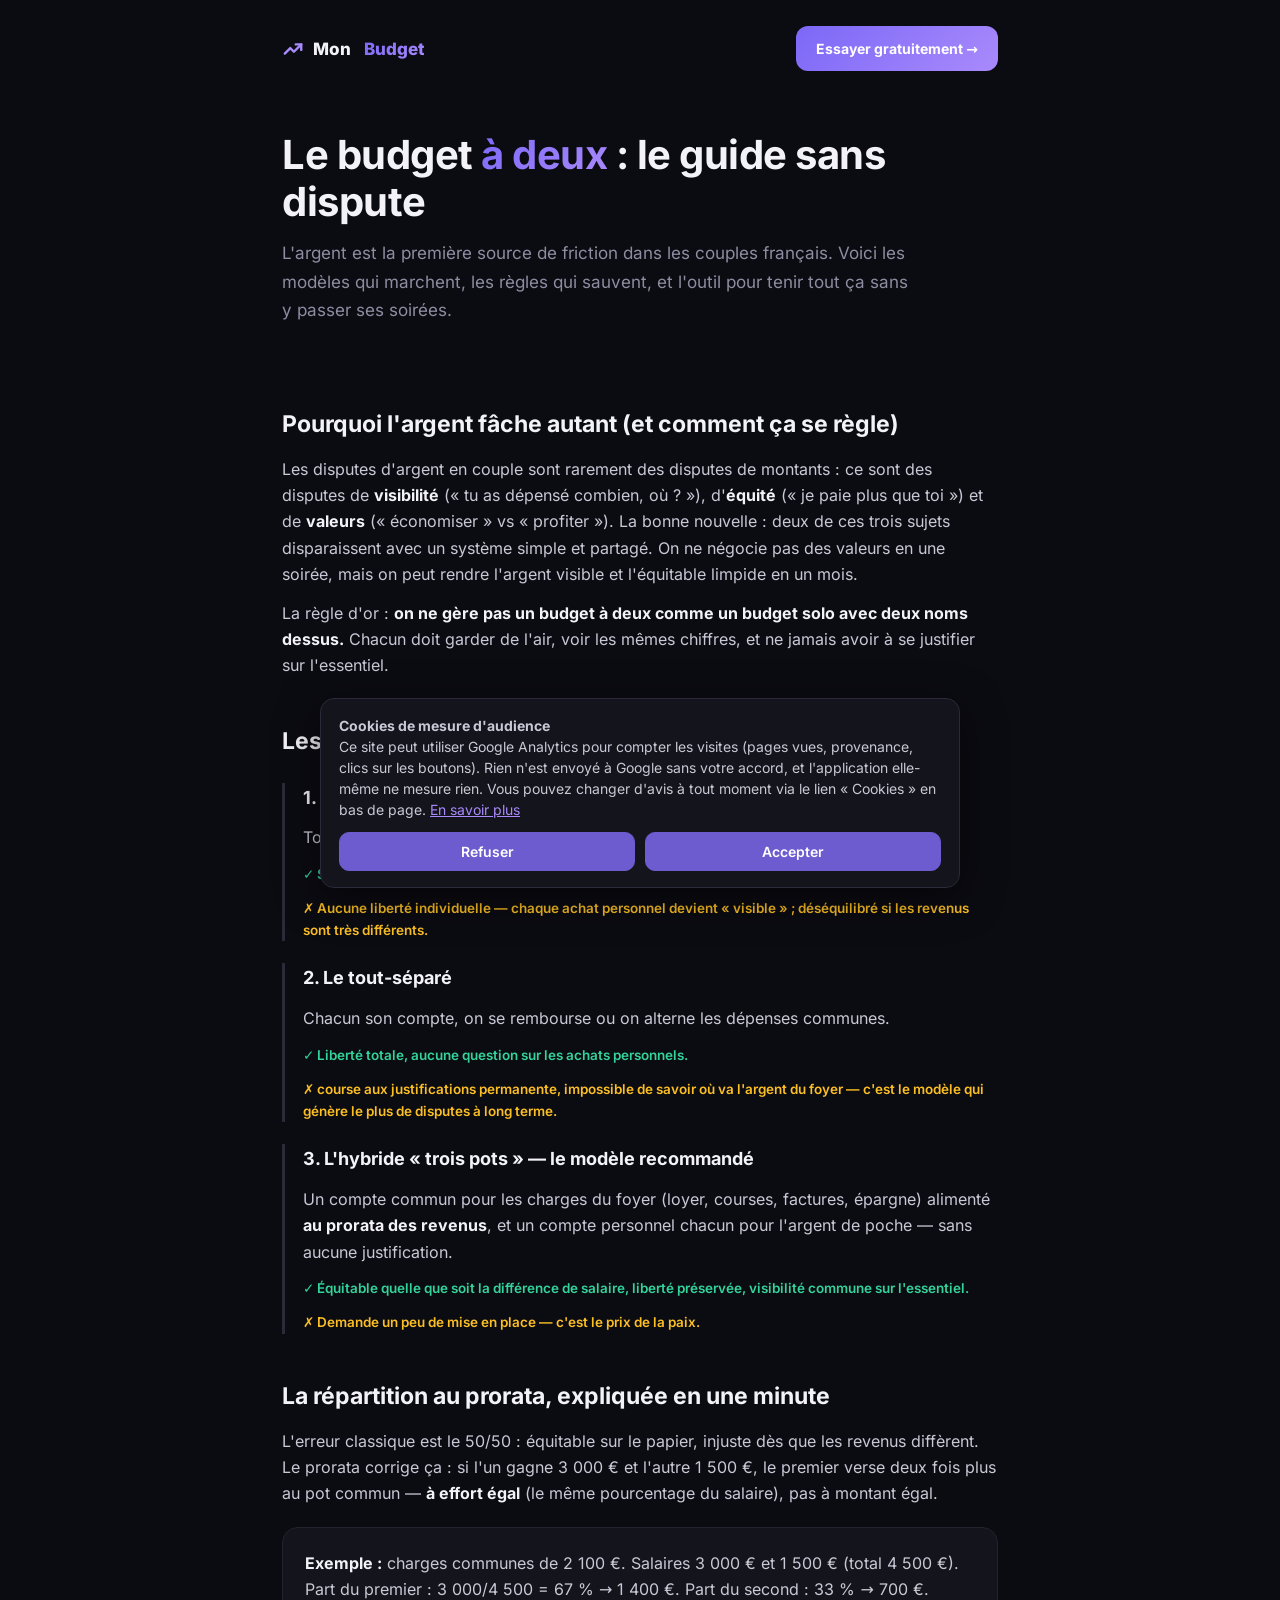
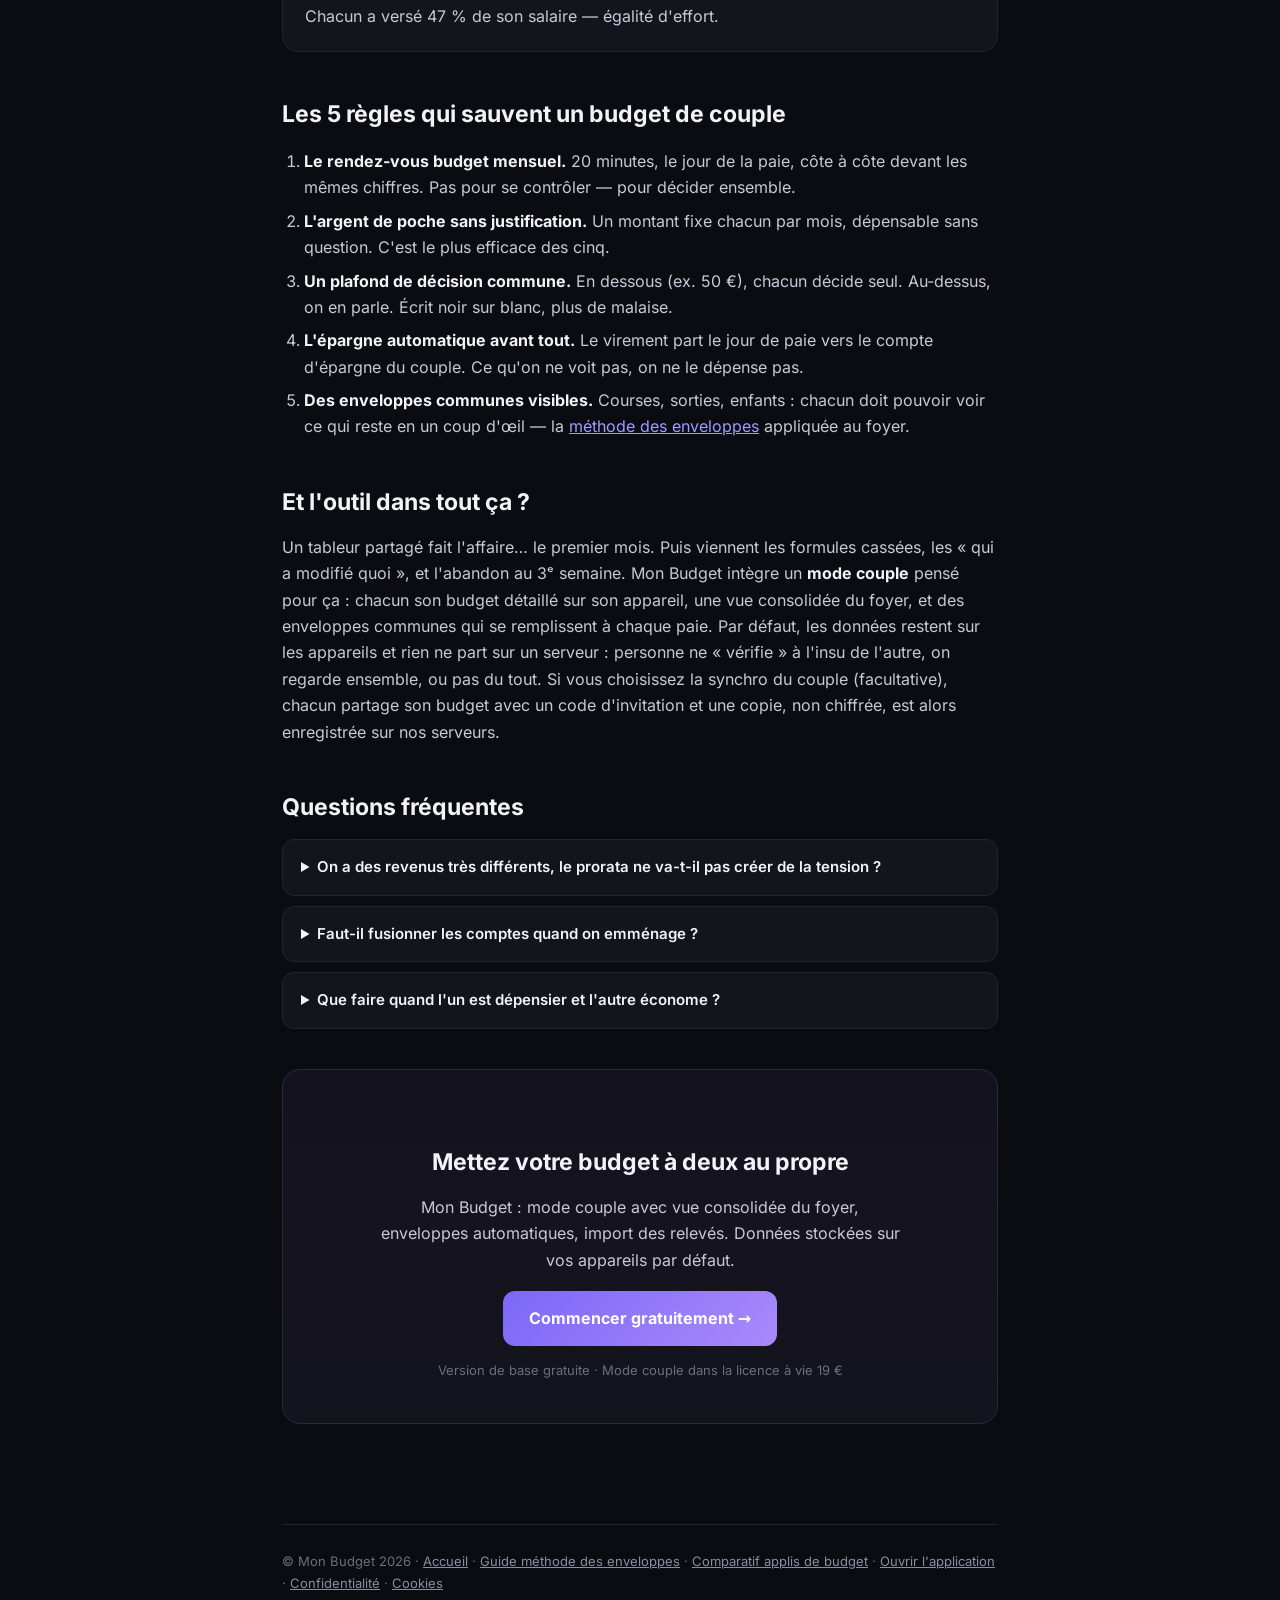
<file: budget-a-deux.html>
<!doctype html>
<html lang="fr">
<head>
<meta charset="utf-8">
<meta name="viewport" content="width=device-width, initial-scale=1">
<meta name="color-scheme" content="dark">
<meta name="theme-color" content="#0b0b12">
<title>Budget à deux : le guide pour ne plus jamais vous disputer d'argent (en couple)</title>
<meta name="description" content="Compte commun ou compte séparé ? Comment répartir les dépenses en couple ? Le guide pratique du budget à deux : les 3 modèles, les 5 règles, et l'outil pour le mettre en place.">
<meta name="robots" content="index, follow">
<link rel="canonical" href="https://bonjourmonbudget.app/budget-a-deux.html">
<meta property="og:type" content="article">
<meta property="og:site_name" content="Mon Budget">
<meta property="og:title" content="Budget à deux : ne plus jamais vous disputer d'argent">
<meta property="og:description" content="Compte commun ou séparé ? Les 3 modèles, les 5 règles, et l'outil pour tenir un budget de couple sans friction.">
<meta property="og:url" content="https://bonjourmonbudget.app/budget-a-deux.html">
<meta property="og:image" content="https://bonjourmonbudget.app/apercu.png">
<meta property="og:locale" content="fr_FR">
<link rel="icon" type="image/png" href="icon-192.png">
<script src="consent.js"></script>
<link rel="stylesheet" href="fonts.css">
<style>
  :root{
    --bg:#0b0b12; --card:#14141d; --border:#23232f; --border-2:#2a2a38;
    --text:#f3f3f7; --muted:#8d8da1; --muted-2:#6d6d80;
    --green:#34d399; --amber:#fbbf24;
    --grad:linear-gradient(135deg,#7c68f7,#a98afc);
  }
  *{box-sizing:border-box;margin:0;padding:0}
  body{background:var(--bg);color:var(--text);font-family:'Inter',system-ui,sans-serif;line-height:1.65}
  .wrap{max-width:760px;margin:0 auto;padding:0 22px}
  header{padding:26px 0;display:flex;align-items:center;justify-content:space-between}
  .brand{display:flex;align-items:center;gap:9px;font-weight:800;font-size:17px;text-decoration:none;color:var(--text)}
  .btn{display:inline-block;padding:11px 20px;border-radius:12px;font-weight:700;font-size:14px;text-decoration:none}
  .btn-grad{background:var(--grad);color:#fff}
  .grad-text{background:var(--grad);-webkit-background-clip:text;background-clip:text;color:transparent}
  h1{font-size:clamp(28px,4.5vw,40px);line-height:1.18;letter-spacing:-.5px;margin:34px 0 14px}
  .sub{color:var(--muted);font-size:17px;max-width:640px}
  article{padding:26px 0 60px}
  h2{font-size:23px;margin:44px 0 12px}
  p{margin:12px 0;color:#c9c9d6}
  ul,ol{margin:14px 0 14px 22px;color:#c9c9d6}
  li{margin:7px 0}
  strong{color:var(--text)}
  .card{background:var(--card);border:1px solid var(--border);border-radius:16px;padding:22px;margin:20px 0}
  .modele{border-left:3px solid var(--border-2);padding-left:18px;margin:22px 0}
  .modele h3{font-size:18px;margin-bottom:6px}
  .modele .pour{color:var(--green);font-size:13.5px;font-weight:600}
  .modele .contre{color:var(--amber);font-size:13.5px;font-weight:600}
  .cta{background:linear-gradient(180deg,#15121f,#14141d);border:1px solid var(--border-2);border-radius:18px;padding:30px;text-align:center;margin:40px 0}
  details{background:var(--card);border:1px solid var(--border);border-radius:12px;padding:15px 18px;margin:10px 0}
  summary{cursor:pointer;font-weight:600;font-size:15px}
  details p{margin:10px 0 2px;font-size:14.5px}
  footer{border-top:1px solid var(--border);padding:26px 0 40px;color:var(--muted-2);font-size:13px}
  footer a{color:var(--muted)}
</style>
</head>
<body>
<div class="wrap">
<header>
  <a class="brand" href="index.html">
    <svg width="22" height="22" viewBox="0 0 24 24" fill="none" stroke="#a78bfa" stroke-width="2.6" stroke-linecap="round" stroke-linejoin="round"><polyline points="3 17 9 11 13 15 21 7"/><polyline points="15 7 21 7 21 13"/></svg>
    Mon&nbsp;<span class="grad-text">Budget</span>
  </a>
  <a class="btn btn-grad" href="app.html">Essayer gratuitement →</a>
</header>

<h1>Le budget <span class="grad-text">à deux</span> : le guide sans dispute</h1>
<p class="sub">L'argent est la première source de friction dans les couples français. Voici les modèles qui marchent, les règles qui sauvent, et l'outil pour tenir tout ça sans y passer ses soirées.</p>

<article>

<h2>Pourquoi l'argent fâche autant (et comment ça se règle)</h2>
<p>Les disputes d'argent en couple sont rarement des disputes de montants : ce sont des disputes de <strong>visibilité</strong> (« tu as dépensé combien, où ? »), d'<strong>équité</strong> (« je paie plus que toi ») et de <strong>valeurs</strong> (« économiser » vs « profiter »). La bonne nouvelle : deux de ces trois sujets disparaissent avec un système simple et partagé. On ne négocie pas des valeurs en une soirée, mais on peut rendre l'argent visible et l'équitable limpide en un mois.</p>
<p>La règle d'or : <strong>on ne gère pas un budget à deux comme un budget solo avec deux noms dessus.</strong> Chacun doit garder de l'air, voir les mêmes chiffres, et ne jamais avoir à se justifier sur l'essentiel.</p>

<h2>Les 3 modèles (et celui que recommandent les conseillers)</h2>

<div class="modele">
<h3>1. Le pot commun intégral</h3>
<p>Tout est versé sur un compte unique, toutes les dépenses en sortent.</p>
<p class="pour">✓ Simple, transparent, aucun calcul de répartition.</p>
<p class="contre">✗ Aucune liberté individuelle — chaque achat personnel devient « visible » ; déséquilibré si les revenus sont très différents.</p>
</div>

<div class="modele">
<h3>2. Le tout-séparé</h3>
<p>Chacun son compte, on se rembourse ou on alterne les dépenses communes.</p>
<p class="pour">✓ Liberté totale, aucune question sur les achats personnels.</p>
<p class="contre">✗ course aux justifications permanente, impossible de savoir où va l'argent du foyer — c'est le modèle qui génère le plus de disputes à long terme.</p>
</div>

<div class="modele">
<h3>3. L'hybride « trois pots » — le modèle recommandé</h3>
<p>Un compte commun pour les charges du foyer (loyer, courses, factures, épargne) alimenté <strong>au prorata des revenus</strong>, et un compte personnel chacun pour l'argent de poche — sans aucune justification.</p>
<p class="pour">✓ Équitable quelle que soit la différence de salaire, liberté préservée, visibilité commune sur l'essentiel.</p>
<p class="contre">✗ Demande un peu de mise en place — c'est le prix de la paix.</p>
</div>

<h2>La répartition au prorata, expliquée en une minute</h2>
<p>L'erreur classique est le 50/50 : équitable sur le papier, injuste dès que les revenus diffèrent. Le prorata corrige ça : si l'un gagne 3 000 € et l'autre 1 500 €, le premier verse deux fois plus au pot commun — <strong>à effort égal</strong> (le même pourcentage du salaire), pas à montant égal.</p>
<div class="card">
<p style="margin:0"><strong>Exemple :</strong> charges communes de 2 100 €. Salaires 3 000 € et 1 500 € (total 4 500 €). Part du premier : 3 000/4 500 = 67 % → 1 400 €. Part du second : 33 % → 700 €. Chacun a versé 47 % de son salaire — égalité d'effort.</p>
</div>

<h2>Les 5 règles qui sauvent un budget de couple</h2>
<ol>
<li><strong>Le rendez-vous budget mensuel.</strong> 20 minutes, le jour de la paie, côte à côte devant les mêmes chiffres. Pas pour se contrôler — pour décider ensemble.</li>
<li><strong>L'argent de poche sans justification.</strong> Un montant fixe chacun par mois, dépensable sans question. C'est le plus efficace des cinq.</li>
<li><strong>Un plafond de décision commune.</strong> En dessous (ex. 50 €), chacun décide seul. Au-dessus, on en parle. Écrit noir sur blanc, plus de malaise.</li>
<li><strong>L'épargne automatique avant tout.</strong> Le virement part le jour de paie vers le compte d'épargne du couple. Ce qu'on ne voit pas, on ne le dépense pas.</li>
<li><strong>Des enveloppes communes visibles.</strong> Courses, sorties, enfants : chacun doit pouvoir voir ce qui reste en un coup d'œil — la <a href="methode-enveloppes.html">méthode des enveloppes</a> appliquée au foyer.</li>
</ol>

<h2>Et l'outil dans tout ça ?</h2>
<p>Un tableur partagé fait l'affaire… le premier mois. Puis viennent les formules cassées, les « qui a modifié quoi », et l'abandon au 3ᵉ semaine. Mon Budget intègre un <strong>mode couple</strong> pensé pour ça : chacun son budget détaillé sur son appareil, une vue consolidée du foyer, et des enveloppes communes qui se remplissent à chaque paie. Par défaut, les données restent sur les appareils et rien ne part sur un serveur : personne ne « vérifie » à l'insu de l'autre, on regarde ensemble, ou pas du tout. Si vous choisissez la synchro du couple (facultative), chacun partage son budget avec un code d'invitation et une copie, non chiffrée, est alors enregistrée sur nos serveurs.</p>

<h2>Questions fréquentes</h2>
<details><summary>On a des revenus très différents, le prorata ne va-t-il pas créer de la tension ?</summary><p>C'est l'inverse : le 50/50 crée la tension, car il impose le même effort au plus bas salaire. Le prorata aligne l'effort. La vraie clé est de poser la règle UNE fois, ensemble, par écrit — puis de ne plus jamais la rediscuter au fil des achats.</p></details>
<details><summary>Faut-il fusionner les comptes quand on emménage ?</summary><p>Jamais tout, tout de suite. Commencez par un compte commun « charges » alimenté au prorata, gardez vos comptes personnels, et évoluez à votre rythme. La fusion intégrale se décide après des années, pas au premier bail.</p></details>
<details><summary>Que faire quand l'un est dépensier et l'autre économe ?</summary><p>Ne cherchez pas à convertir l'autre — c'est une guerre perdue d'avance. Cadrez le désaccord avec de l'air : l'argent de poche sans justification du dépensier, et un montant d'épargne automatique rassurant pour l'économe. Le système contient le désaccord au lieu de l'interdire.</p></details>

<div class="cta">
  <h2>Mettez votre budget à deux au propre</h2>
  <p style="max-width:520px;margin:10px auto 18px">Mon Budget : mode couple avec vue consolidée du foyer, enveloppes automatiques, import des relevés. Données stockées sur vos appareils par défaut.</p>
  <a class="btn btn-grad" href="app.html" style="font-size:16px;padding:14px 26px">Commencer gratuitement →</a>
  <p style="font-size:13px;color:var(--muted-2);margin-top:14px">Version de base gratuite · Mode couple dans la licence à vie 19 €</p>
</div>

</article>

<footer>
  © Mon Budget 2026 · <a href="index.html">Accueil</a> · <a href="methode-enveloppes.html">Guide méthode des enveloppes</a> · <a href="alternative-applis-budget.html">Comparatif applis de budget</a> · <a href="app.html">Ouvrir l'application</a>
</footer>
</div>
</body>
</html>
</file>
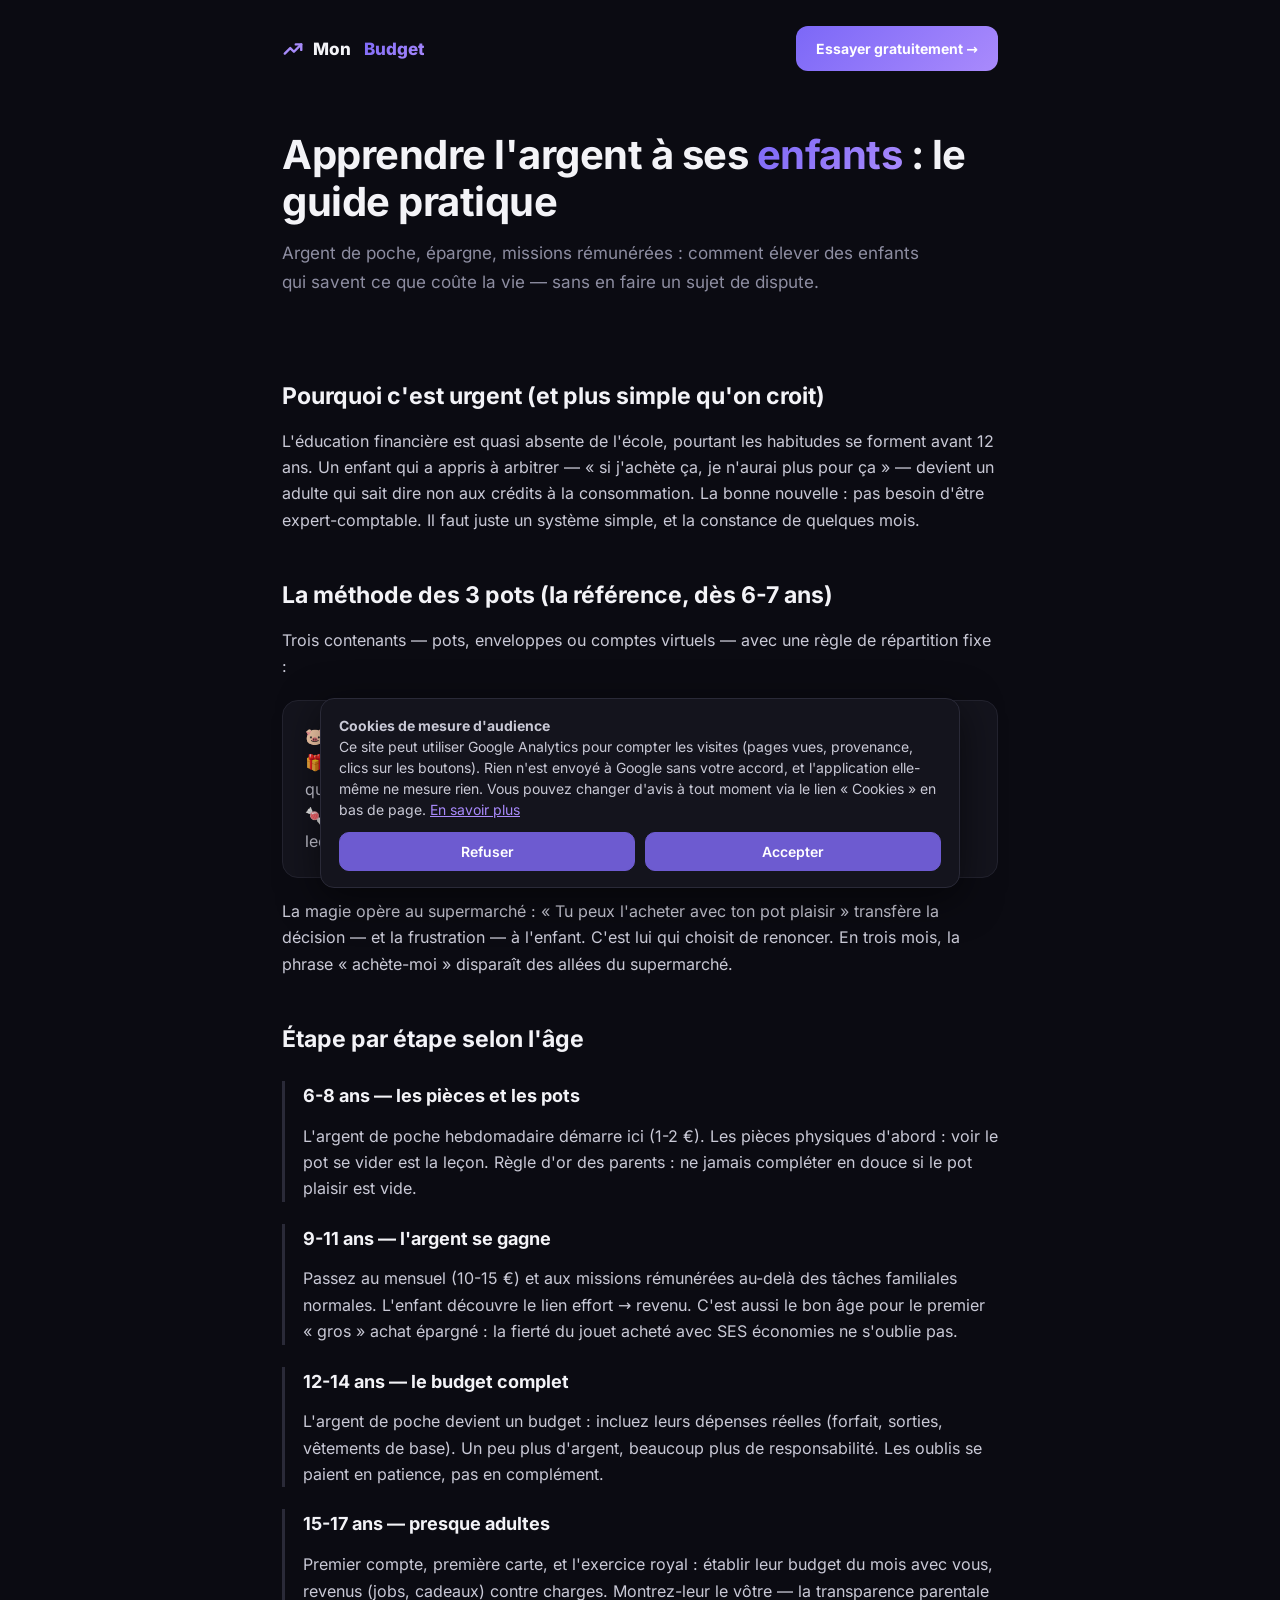
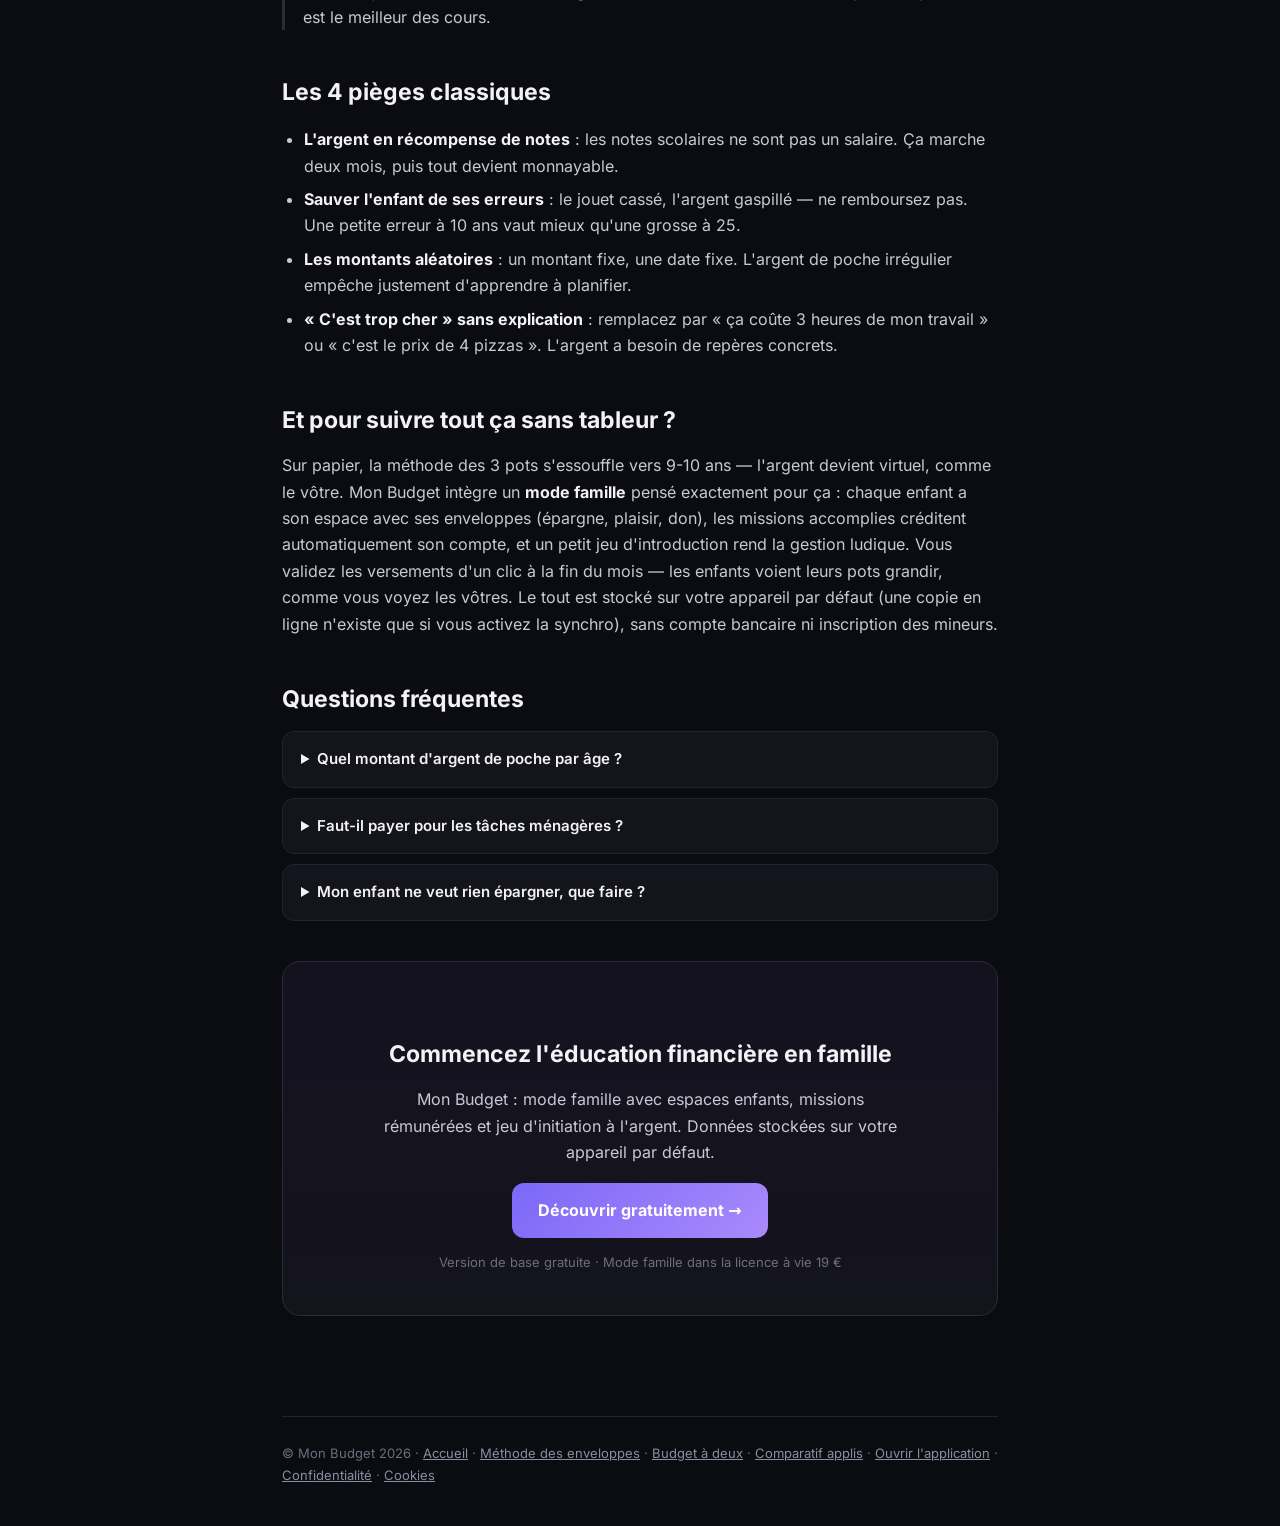
<file: budget-enfants.html>
<!doctype html>
<html lang="fr">
<head>
<meta charset="utf-8">
<meta name="viewport" content="width=device-width, initial-scale=1">
<meta name="color-scheme" content="dark">
<meta name="theme-color" content="#0b0b12">
<title>Éduquer ses enfants à l'argent : le guide pratique (argent de poche, épargne, missions)</title>
<meta name="description" content="À quel âge donner de l'argent de poche ? Comment apprendre aux enfants à gérer un budget ? Le guide pratique : les 3 pots, les missions rémunérées, les erreurs à éviter.">
<meta name="robots" content="index, follow">
<link rel="canonical" href="https://bonjourmonbudget.app/budget-enfants.html">
<meta property="og:type" content="article">
<meta property="og:site_name" content="Mon Budget">
<meta property="og:title" content="Éduquer ses enfants à l'argent : le guide pratique">
<meta property="og:description" content="Argent de poche, les 3 pots, missions rémunérées : apprenez à vos enfants à gérer l'argent sans en faire un sujet tabou.">
<meta property="og:url" content="https://bonjourmonbudget.app/budget-enfants.html">
<meta property="og:image" content="https://bonjourmonbudget.app/apercu.png">
<meta property="og:locale" content="fr_FR">
<link rel="icon" type="image/png" href="icon-192.png">
<script src="consent.js"></script>
<link rel="stylesheet" href="fonts.css">
<style>
  :root{
    --bg:#0b0b12; --card:#14141d; --border:#23232f; --border-2:#2a2a38;
    --text:#f3f3f7; --muted:#8d8da1; --muted-2:#6d6d80;
    --green:#34d399; --amber:#fbbf24;
    --grad:linear-gradient(135deg,#7c68f7,#a98afc);
  }
  *{box-sizing:border-box;margin:0;padding:0}
  body{background:var(--bg);color:var(--text);font-family:'Inter',system-ui,sans-serif;line-height:1.65}
  .wrap{max-width:760px;margin:0 auto;padding:0 22px}
  header{padding:26px 0;display:flex;align-items:center;justify-content:space-between}
  .brand{display:flex;align-items:center;gap:9px;font-weight:800;font-size:17px;text-decoration:none;color:var(--text)}
  .btn{display:inline-block;padding:11px 20px;border-radius:12px;font-weight:700;font-size:14px;text-decoration:none}
  .btn-grad{background:var(--grad);color:#fff}
  .grad-text{background:var(--grad);-webkit-background-clip:text;background-clip:text;color:transparent}
  h1{font-size:clamp(28px,4.5vw,40px);line-height:1.18;letter-spacing:-.5px;margin:34px 0 14px}
  .sub{color:var(--muted);font-size:17px;max-width:640px}
  article{padding:26px 0 60px}
  h2{font-size:23px;margin:44px 0 12px}
  p{margin:12px 0;color:#c9c9d6}
  ul,ol{margin:14px 0 14px 22px;color:#c9c9d6}
  li{margin:7px 0}
  strong{color:var(--text)}
  .card{background:var(--card);border:1px solid var(--border);border-radius:16px;padding:22px;margin:20px 0}
  .age{border-left:3px solid var(--border-2);padding-left:18px;margin:22px 0}
  .age h3{font-size:18px;margin-bottom:6px}
  .cta{background:linear-gradient(180deg,#15121f,#14141d);border:1px solid var(--border-2);border-radius:18px;padding:30px;text-align:center;margin:40px 0}
  details{background:var(--card);border:1px solid var(--border);border-radius:12px;padding:15px 18px;margin:10px 0}
  summary{cursor:pointer;font-weight:600;font-size:15px}
  details p{margin:10px 0 2px;font-size:14.5px}
  footer{border-top:1px solid var(--border);padding:26px 0 40px;color:var(--muted-2);font-size:13px}
  footer a{color:var(--muted)}
</style>
</head>
<body>
<div class="wrap">
<header>
  <a class="brand" href="index.html">
    <svg width="22" height="22" viewBox="0 0 24 24" fill="none" stroke="#a78bfa" stroke-width="2.6" stroke-linecap="round" stroke-linejoin="round"><polyline points="3 17 9 11 13 15 21 7"/><polyline points="15 7 21 7 21 13"/></svg>
    Mon&nbsp;<span class="grad-text">Budget</span>
  </a>
  <a class="btn btn-grad" href="app.html">Essayer gratuitement →</a>
</header>

<h1>Apprendre l'argent à ses <span class="grad-text">enfants</span> : le guide pratique</h1>
<p class="sub">Argent de poche, épargne, missions rémunérées : comment élever des enfants qui savent ce que coûte la vie — sans en faire un sujet de dispute.</p>

<article>

<h2>Pourquoi c'est urgent (et plus simple qu'on croit)</h2>
<p>L'éducation financière est quasi absente de l'école, pourtant les habitudes se forment avant 12 ans. Un enfant qui a appris à arbitrer — « si j'achète ça, je n'aurai plus pour ça » — devient un adulte qui sait dire non aux crédits à la consommation. La bonne nouvelle : pas besoin d'être expert-comptable. Il faut juste un système simple, et la constance de quelques mois.</p>

<h2>La méthode des 3 pots (la référence, dès 6-7 ans)</h2>
<p>Trois contenants — pots, enveloppes ou comptes virtuels — avec une règle de répartition fixe :</p>
<div class="card">
<p style="margin:0">🐷 <strong>Pot « Épargne »</strong> (30 %) : pour les gros projets. On n'y touche pas.<br>
🎁 <strong>Pot « Don »</strong> (20 %) : cadeaux d'anniversaire, association, petit geste. Apprendre que l'argent sert aussi aux autres.<br>
🍬 <strong>Pot « Plaisir »</strong> (50 %) : à dépenser librement, sans justification — c'est le prix de la leçon.</p>
</div>
<p>La magie opère au supermarché : « Tu peux l'acheter avec ton pot plaisir » transfère la décision — et la frustration — à l'enfant. C'est lui qui choisit de renoncer. En trois mois, la phrase « achète-moi » disparaît des allées du supermarché.</p>

<h2>Étape par étape selon l'âge</h2>
<div class="age"><h3>6-8 ans — les pièces et les pots</h3><p>L'argent de poche hebdomadaire démarre ici (1-2 €). Les pièces physiques d'abord : voir le pot se vider est la leçon. Règle d'or des parents : ne jamais compléter en douce si le pot plaisir est vide.</p></div>
<div class="age"><h3>9-11 ans — l'argent se gagne</h3><p>Passez au mensuel (10-15 €) et aux missions rémunérées au-delà des tâches familiales normales. L'enfant découvre le lien effort → revenu. C'est aussi le bon âge pour le premier « gros » achat épargné : la fierté du jouet acheté avec SES économies ne s'oublie pas.</p></div>
<div class="age"><h3>12-14 ans — le budget complet</h3><p>L'argent de poche devient un budget : incluez leurs dépenses réelles (forfait, sorties, vêtements de base). Un peu plus d'argent, beaucoup plus de responsabilité. Les oublis se paient en patience, pas en complément.</p></div>
<div class="age"><h3>15-17 ans — presque adultes</h3><p>Premier compte, première carte, et l'exercice royal : établir leur budget du mois avec vous, revenus (jobs, cadeaux) contre charges. Montrez-leur le vôtre — la transparence parentale est le meilleur des cours.</p></div>

<h2>Les 4 pièges classiques</h2>
<ul>
<li><strong>L'argent en récompense de notes</strong> : les notes scolaires ne sont pas un salaire. Ça marche deux mois, puis tout devient monnayable.</li>
<li><strong>Sauver l'enfant de ses erreurs</strong> : le jouet cassé, l'argent gaspillé — ne remboursez pas. Une petite erreur à 10 ans vaut mieux qu'une grosse à 25.</li>
<li><strong>Les montants aléatoires</strong> : un montant fixe, une date fixe. L'argent de poche irrégulier empêche justement d'apprendre à planifier.</li>
<li><strong>« C'est trop cher » sans explication</strong> : remplacez par « ça coûte 3 heures de mon travail » ou « c'est le prix de 4 pizzas ». L'argent a besoin de repères concrets.</li>
</ul>

<h2>Et pour suivre tout ça sans tableur ?</h2>
<p>Sur papier, la méthode des 3 pots s'essouffle vers 9-10 ans — l'argent devient virtuel, comme le vôtre. Mon Budget intègre un <strong>mode famille</strong> pensé exactement pour ça : chaque enfant a son espace avec ses enveloppes (épargne, plaisir, don), les missions accomplies créditent automatiquement son compte, et un petit jeu d'introduction rend la gestion ludique. Vous validez les versements d'un clic à la fin du mois — les enfants voient leurs pots grandir, comme vous voyez les vôtres. Le tout est stocké sur votre appareil par défaut (une copie en ligne n'existe que si vous activez la synchro), sans compte bancaire ni inscription des mineurs.</p>

<h2>Questions fréquentes</h2>
<details><summary>Quel montant d'argent de poche par âge ?</summary><p>Il n'y a pas de montant officiel, mais une norme pratique souvent utilisée : ~1 € par année d'âge et par semaine en primaire (7 ans ≈ 7 €/mois), puis un « budget adolescent » global en collège qui inclut leurs dépenses réelles. L'important est moins le chiffre que sa régularité et la règle de répartition des 3 pots.</p></details>
<details><summary>Faut-il payer pour les tâches ménagères ?</summary><p>Non pour le quotidien : mettre la table fait partie de la vie de famille, non de l'économie. Oui pour les missions « au-delà du normal » : laver la voiture, tondre, gardiennage. La nuance enseigne que certaines choses se font par solidarité, d'autres se monnaient.</p></details>
<details><summary>Mon enfant ne veut rien épargner, que faire ?</summary><p>Ne forcez pas l'épargne à 100 % — rendez-la désirable : un projet concret qu'IL a choisi (console, vélo), une règle de complément (« chaque euro épargné est doublé par maman-papa »). L'épargne subie ne survive jamais à l'adolescence ; l'épargne choisie, si.</p></details>

<div class="cta">
  <h2>Commencez l'éducation financière en famille</h2>
  <p style="max-width:520px;margin:10px auto 18px">Mon Budget : mode famille avec espaces enfants, missions rémunérées et jeu d'initiation à l'argent. Données stockées sur votre appareil par défaut.</p>
  <a class="btn btn-grad" href="app.html" style="font-size:16px;padding:14px 26px">Découvrir gratuitement →</a>
  <p style="font-size:13px;color:var(--muted-2);margin-top:14px">Version de base gratuite · Mode famille dans la licence à vie 19 €</p>
</div>

</article>

<footer>
  © Mon Budget 2026 · <a href="index.html">Accueil</a> · <a href="methode-enveloppes.html">Méthode des enveloppes</a> · <a href="budget-a-deux.html">Budget à deux</a> · <a href="alternative-applis-budget.html">Comparatif applis</a> · <a href="app.html">Ouvrir l'application</a>
</footer>
</div>
</body>
</html>
</file>
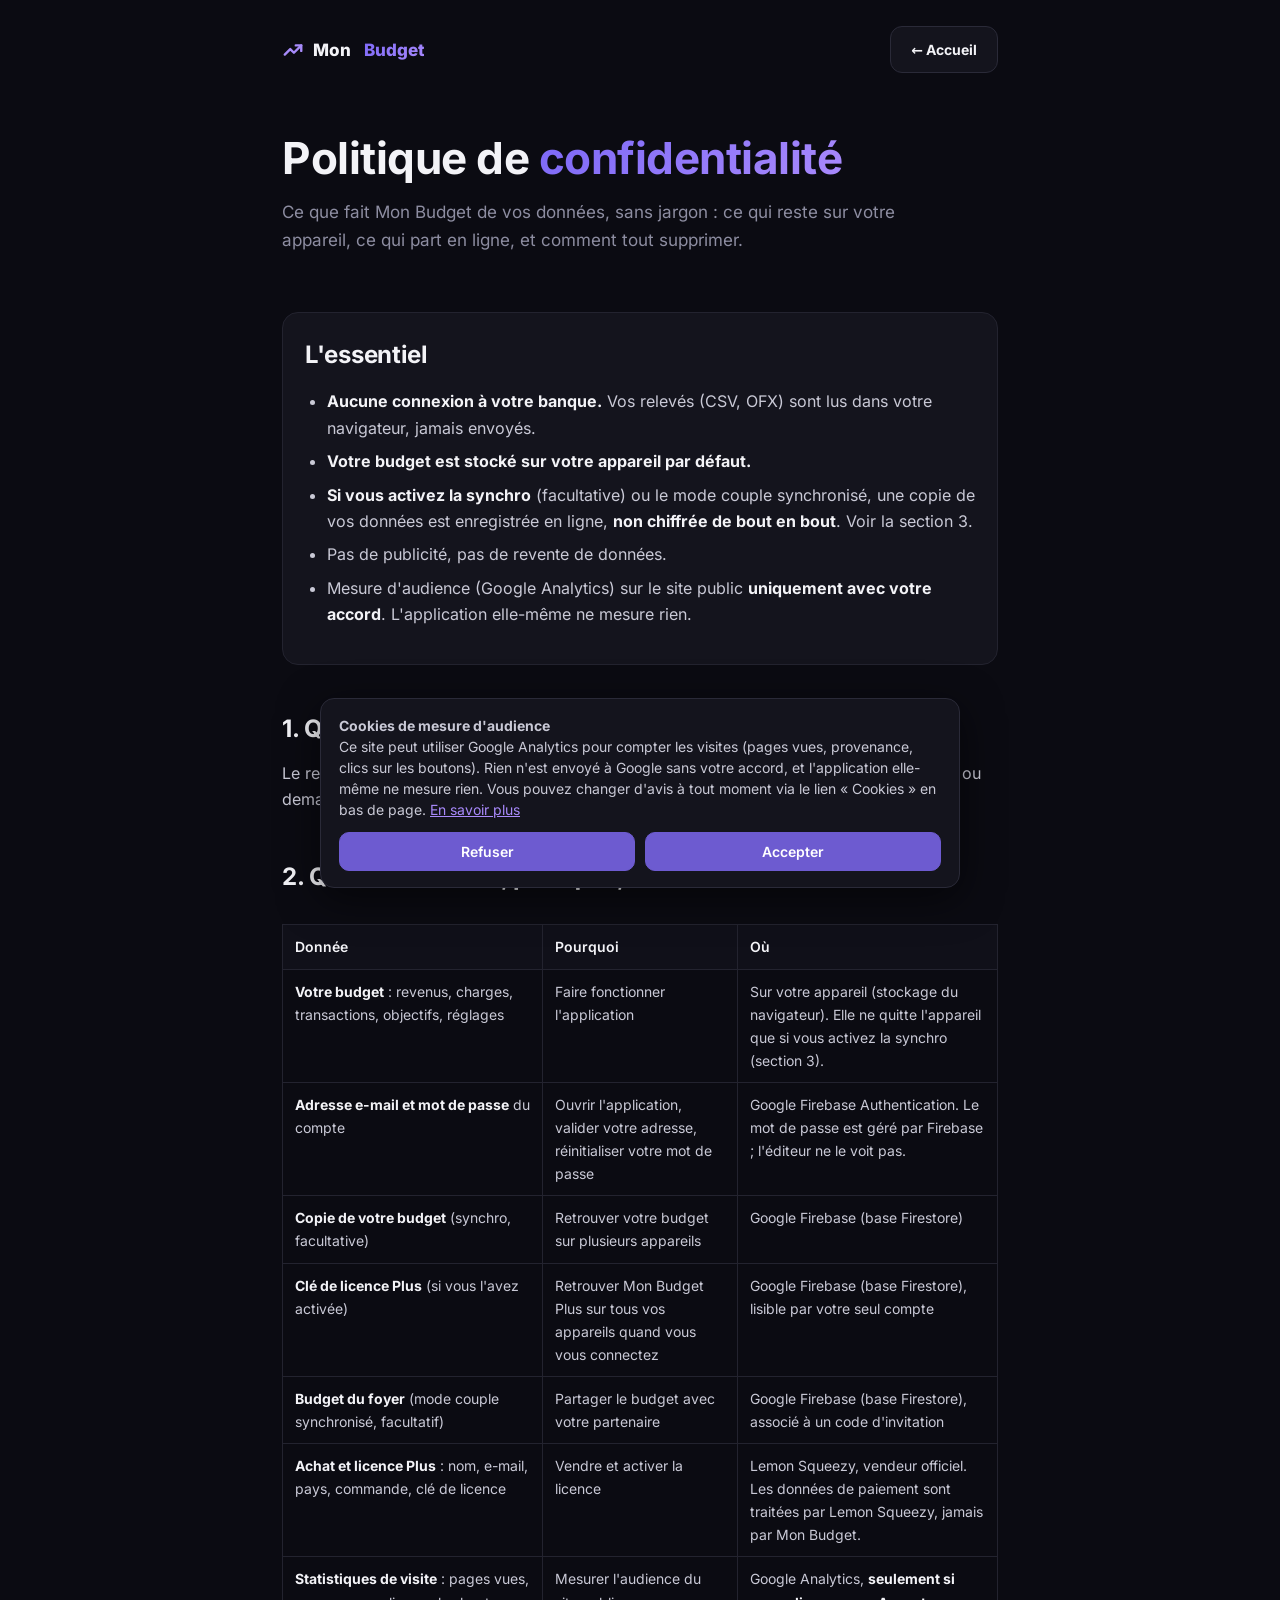
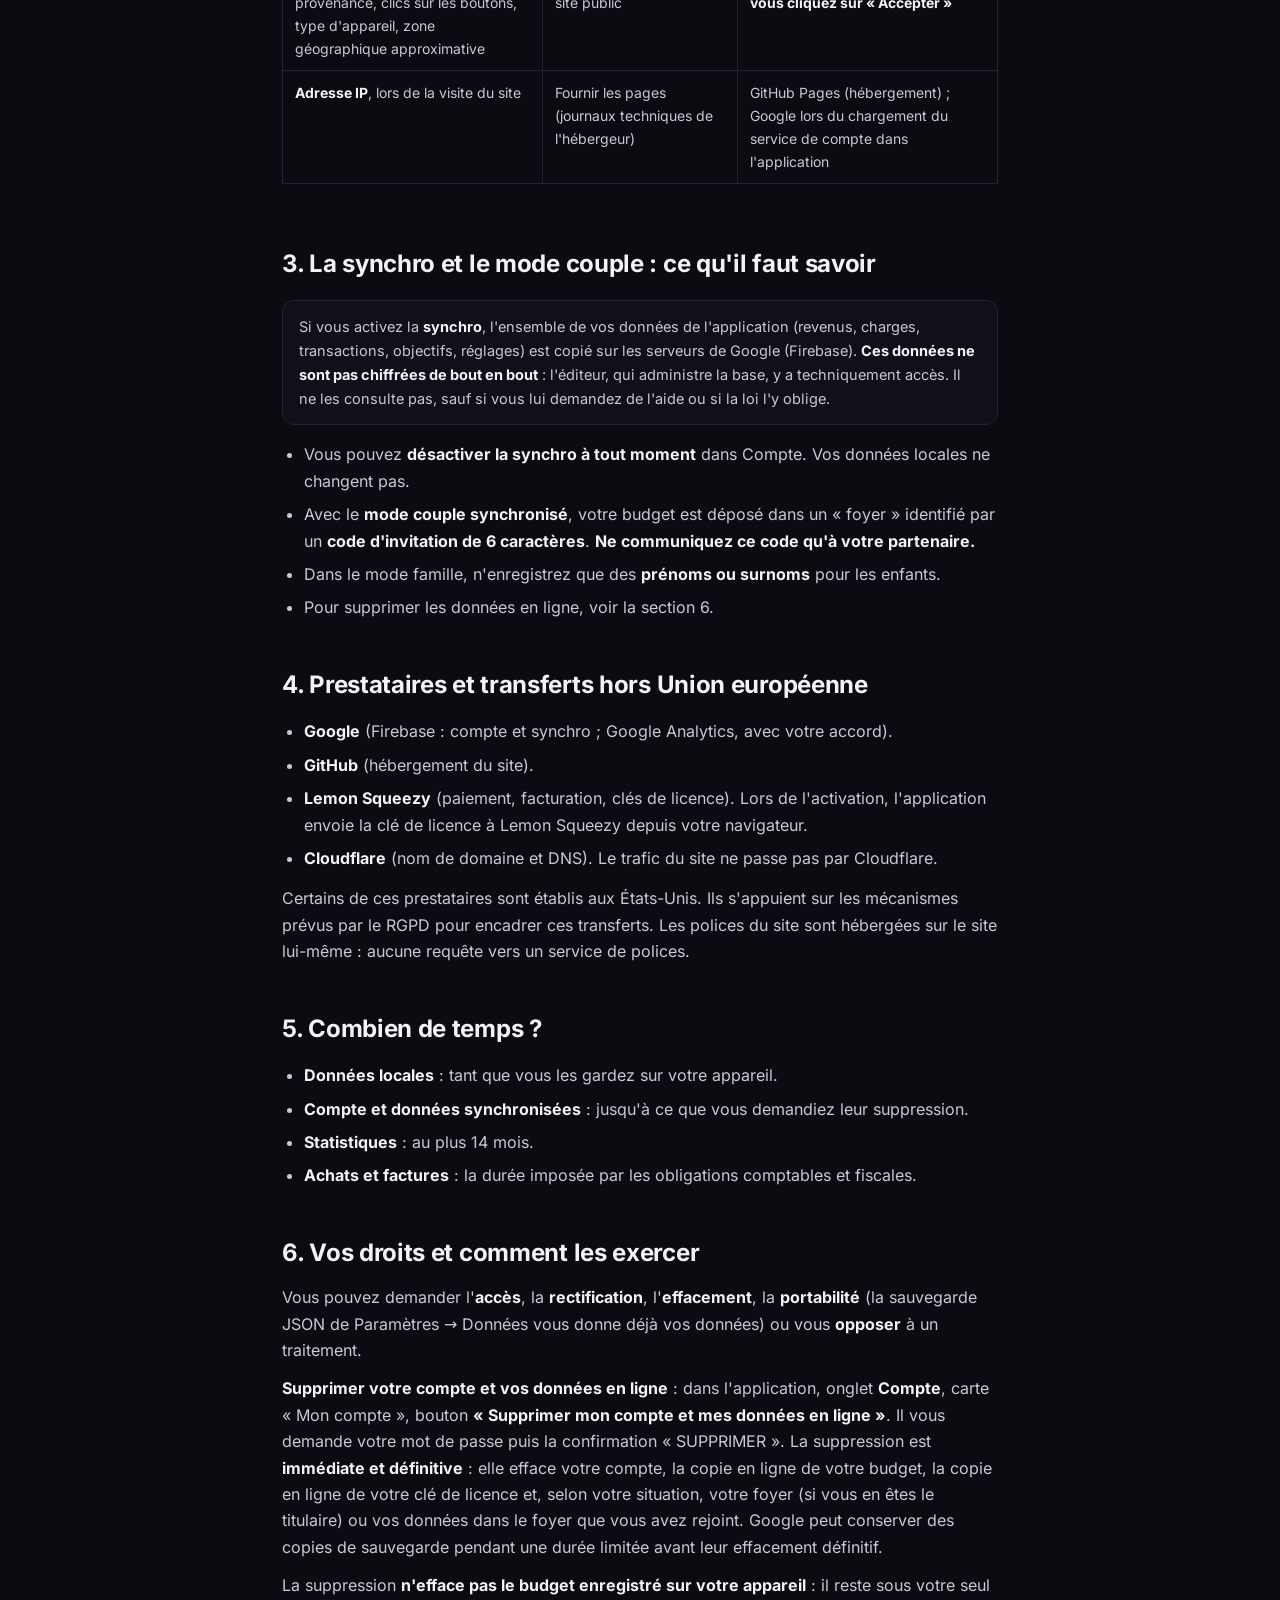
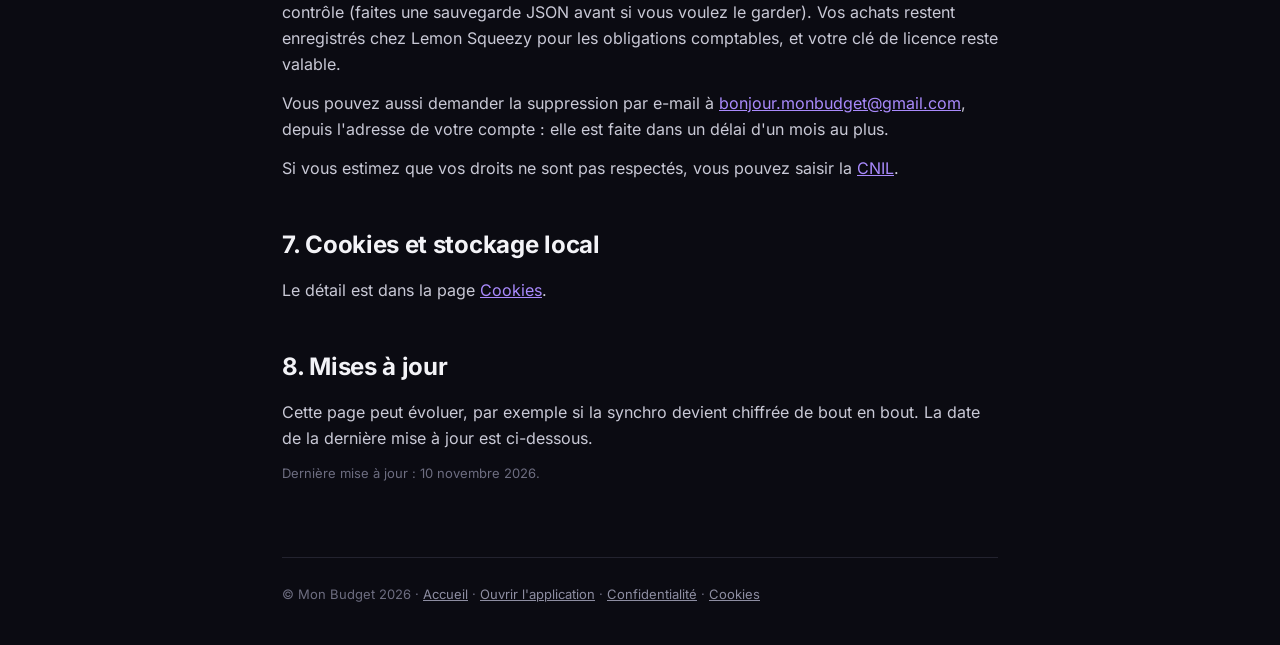
<file: confidentialite.html>
<!doctype html>
<html lang="fr">
<head>
<meta charset="utf-8">
<meta name="viewport" content="width=device-width, initial-scale=1">
<meta name="color-scheme" content="dark">
<meta name="theme-color" content="#0b0b12">
<title>Politique de confidentialité — Mon Budget</title>
<meta name="description" content="Quelles données Mon Budget utilise, où elles sont stockées, ce que change la synchro, et comment exercer vos droits.">
<meta name="robots" content="index, follow">
<link rel="canonical" href="https://bonjourmonbudget.app/confidentialite.html">
<meta property="og:type" content="website">
<meta property="og:site_name" content="Mon Budget">
<meta property="og:title" content="Politique de confidentialité — Mon Budget">
<meta property="og:description" content="Quelles données Mon Budget utilise, où elles sont stockées, ce que change la synchro, et comment exercer vos droits.">
<meta property="og:url" content="https://bonjourmonbudget.app/confidentialite.html">
<meta property="og:image" content="https://bonjourmonbudget.app/apercu.png">
<meta property="og:locale" content="fr_FR">
<link rel="icon" type="image/png" href="icon-192.png">
<script src="consent.js"></script>
<link rel="stylesheet" href="fonts.css">
<style>
  :root{
    --bg:#0b0b12; --card:#14141d; --border:#23232f; --border-2:#2a2a38;
    --text:#f3f3f7; --muted:#8d8da1; --muted-2:#6d6d80;
    --green:#34d399; --amber:#fbbf24;
    --grad:linear-gradient(135deg,#7c68f7,#a98afc);
  }
  *{box-sizing:border-box;margin:0;padding:0}
  body{background:var(--bg);color:var(--text);font-family:'Inter',system-ui,sans-serif;line-height:1.65}
  .wrap{max-width:760px;margin:0 auto;padding:0 22px}
  header{padding:26px 0;display:flex;align-items:center;justify-content:space-between}
  .brand{display:flex;align-items:center;gap:9px;font-weight:800;font-size:17px;text-decoration:none;color:var(--text)}
  .btn{display:inline-block;padding:11px 20px;border-radius:12px;font-weight:700;font-size:14px;text-decoration:none;transition:.15s}
  .btn-grad{background:var(--grad);color:#fff}
  .btn-ghost{border:1px solid var(--border-2);color:var(--text);background:var(--card)}
  .grad-text{background:var(--grad);-webkit-background-clip:text;background-clip:text;color:transparent}
  h1{font-size:clamp(30px,5vw,44px);line-height:1.15;letter-spacing:-.5px;margin:34px 0 14px}
  .sub{color:var(--muted);font-size:17px;max-width:640px}
  article{padding:26px 0 60px}
  h2{font-size:24px;margin:44px 0 12px;letter-spacing:-.3px}
  h3{font-size:17px;margin:26px 0 8px}
  p{margin:12px 0;color:#c9c9d6}
  ul,ol{margin:14px 0 14px 22px;color:#c9c9d6}
  li{margin:7px 0}
  strong{color:var(--text)}
  .card{background:var(--card);border:1px solid var(--border);border-radius:16px;padding:22px;margin:20px 0}
  .etoile{color:var(--amber)}
  .cta{background:linear-gradient(180deg,#15121f,#14141d);border:1px solid var(--border-2);border-radius:18px;padding:30px;text-align:center;margin:40px 0}
  .cta h2{margin-top:0}
  .env{display:flex;justify-content:space-between;align-items:center;background:#101019;border:1px solid var(--border);border-radius:12px;padding:13px 16px;margin:9px 0}
  .env b{font-size:14.5px}
  .env span{color:var(--muted);font-size:13px}
  .bar{height:7px;border-radius:99px;background:#26263a;overflow:hidden;margin-top:7px}
  .bar i{display:block;height:100%;border-radius:99px;background:var(--grad)}
  details{background:var(--card);border:1px solid var(--border);border-radius:12px;padding:15px 18px;margin:10px 0}
  summary{cursor:pointer;font-weight:600;font-size:15px}
  details p{margin:10px 0 2px;font-size:14.5px}
  footer{border-top:1px solid var(--border);padding:26px 0 40px;color:var(--muted-2);font-size:13px}
  footer a{color:var(--muted)}
  @media(max-width:600px){ header .btn{padding:9px 14px;font-size:13px} }

  .note{background:#101019;border:1px solid var(--border);border-radius:12px;padding:14px 16px;margin:16px 0;font-size:14.5px;color:#c9c9d6}
  table{width:100%;border-collapse:collapse;margin:16px 0;font-size:14px}
  th,td{border:1px solid var(--border);padding:10px 12px;text-align:left;vertical-align:top;color:#c9c9d6}
  th{background:#101019;color:var(--text);font-weight:600}
  .maj{color:var(--muted-2);font-size:13px;margin-top:6px}
  a{color:#a98afc}
  .tw{overflow-x:auto}
  h1{overflow-wrap:anywhere}
  @media(max-width:480px){ h1{font-size:25px} .card{padding:18px} }
</style>
</head>
<body>
<div class="wrap">
<header>
  <a class="brand" href="index.html">
    <svg width="22" height="22" viewBox="0 0 24 24" fill="none" stroke="#a78bfa" stroke-width="2.6" stroke-linecap="round" stroke-linejoin="round"><polyline points="3 17 9 11 13 15 21 7"/><polyline points="15 7 21 7 21 13"/></svg>
    Mon&nbsp;<span class="grad-text">Budget</span>
  </a>
  <a class="btn btn-ghost" href="index.html">← Accueil</a>
</header>

<h1>Politique de <span class="grad-text">confidentialité</span></h1>
<p class="sub">Ce que fait Mon Budget de vos données, sans jargon : ce qui reste sur votre appareil, ce qui part en ligne, et comment tout supprimer.</p>

<article>

<div class="card">
<h2 style="margin-top:0">L'essentiel</h2>
<ul>
<li><strong>Aucune connexion à votre banque.</strong> Vos relevés (CSV, OFX) sont lus dans votre navigateur, jamais envoyés.</li>
<li><strong>Votre budget est stocké sur votre appareil par défaut.</strong></li>
<li><strong>Si vous activez la synchro</strong> (facultative) ou le mode couple synchronisé, une copie de vos données est enregistrée en ligne, <strong>non chiffrée de bout en bout</strong>. Voir la section 3.</li>
<li>Pas de publicité, pas de revente de données.</li>
<li>Mesure d'audience (Google Analytics) sur le site public <strong>uniquement avec votre accord</strong>. L'application elle-même ne mesure rien.</li>
</ul>
</div>

<h2>1. Qui est responsable ?</h2>
<p>Le responsable du traitement est <strong>Marc Aime</strong>, éditeur de Mon Budget. Pour toute question ou demande : <a href="mailto:bonjour.monbudget@gmail.com">bonjour.monbudget@gmail.com</a>.</p>

<h2>2. Quelles données, pourquoi, où ?</h2>
<div class="tw"><table>
<tr><th>Donnée</th><th>Pourquoi</th><th>Où</th></tr>
<tr><td><strong>Votre budget</strong> : revenus, charges, transactions, objectifs, réglages</td><td>Faire fonctionner l'application</td><td>Sur votre appareil (stockage du navigateur). Elle ne quitte l'appareil que si vous activez la synchro (section 3).</td></tr>
<tr><td><strong>Adresse e-mail et mot de passe</strong> du compte</td><td>Ouvrir l'application, valider votre adresse, réinitialiser votre mot de passe</td><td>Google Firebase Authentication. Le mot de passe est géré par Firebase ; l'éditeur ne le voit pas.</td></tr>
<tr><td><strong>Copie de votre budget</strong> (synchro, facultative)</td><td>Retrouver votre budget sur plusieurs appareils</td><td>Google Firebase (base Firestore)</td></tr>
<tr><td><strong>Clé de licence Plus</strong> (si vous l'avez activée)</td><td>Retrouver Mon Budget Plus sur tous vos appareils quand vous vous connectez</td><td>Google Firebase (base Firestore), lisible par votre seul compte</td></tr>
<tr><td><strong>Budget du foyer</strong> (mode couple synchronisé, facultatif)</td><td>Partager le budget avec votre partenaire</td><td>Google Firebase (base Firestore), associé à un code d'invitation</td></tr>
<tr><td><strong>Achat et licence Plus</strong> : nom, e-mail, pays, commande, clé de licence</td><td>Vendre et activer la licence</td><td>Lemon Squeezy, vendeur officiel. Les données de paiement sont traitées par Lemon Squeezy, jamais par Mon Budget.</td></tr>
<tr><td><strong>Statistiques de visite</strong> : pages vues, provenance, clics sur les boutons, type d'appareil, zone géographique approximative</td><td>Mesurer l'audience du site public</td><td>Google Analytics, <strong>seulement si vous cliquez sur « Accepter »</strong></td></tr>
<tr><td><strong>Adresse IP</strong>, lors de la visite du site</td><td>Fournir les pages (journaux techniques de l'hébergeur)</td><td>GitHub Pages (hébergement) ; Google lors du chargement du service de compte dans l'application</td></tr>
</table></div>

<h2>3. La synchro et le mode couple : ce qu'il faut savoir</h2>
<div class="note">
<p style="margin:0">Si vous activez la <strong>synchro</strong>, l'ensemble de vos données de l'application (revenus, charges, transactions, objectifs, réglages) est copié sur les serveurs de Google (Firebase). <strong>Ces données ne sont pas chiffrées de bout en bout</strong> : l'éditeur, qui administre la base, y a techniquement accès. Il ne les consulte pas, sauf si vous lui demandez de l'aide ou si la loi l'y oblige.</p>
</div>
<ul>
<li>Vous pouvez <strong>désactiver la synchro à tout moment</strong> dans Compte. Vos données locales ne changent pas.</li>
<li>Avec le <strong>mode couple synchronisé</strong>, votre budget est déposé dans un « foyer » identifié par un <strong>code d'invitation de 6 caractères</strong>. <strong>Ne communiquez ce code qu'à votre partenaire.</strong></li>
<li>Dans le mode famille, n'enregistrez que des <strong>prénoms ou surnoms</strong> pour les enfants.</li>
<li>Pour supprimer les données en ligne, voir la section 6.</li>
</ul>

<h2>4. Prestataires et transferts hors Union européenne</h2>
<ul>
<li><strong>Google</strong> (Firebase : compte et synchro ; Google Analytics, avec votre accord).</li>
<li><strong>GitHub</strong> (hébergement du site).</li>
<li><strong>Lemon Squeezy</strong> (paiement, facturation, clés de licence). Lors de l'activation, l'application envoie la clé de licence à Lemon Squeezy depuis votre navigateur.</li>
<li><strong>Cloudflare</strong> (nom de domaine et DNS). Le trafic du site ne passe pas par Cloudflare.</li>
</ul>
<p>Certains de ces prestataires sont établis aux États-Unis. Ils s'appuient sur les mécanismes prévus par le RGPD pour encadrer ces transferts. Les polices du site sont hébergées sur le site lui-même : aucune requête vers un service de polices.</p>

<h2>5. Combien de temps ?</h2>
<ul>
<li><strong>Données locales</strong> : tant que vous les gardez sur votre appareil.</li>
<li><strong>Compte et données synchronisées</strong> : jusqu'à ce que vous demandiez leur suppression.</li>
<li><strong>Statistiques</strong> : au plus 14 mois.</li>
<li><strong>Achats et factures</strong> : la durée imposée par les obligations comptables et fiscales.</li>
</ul>

<h2>6. Vos droits et comment les exercer</h2>
<p>Vous pouvez demander l'<strong>accès</strong>, la <strong>rectification</strong>, l'<strong>effacement</strong>, la <strong>portabilité</strong> (la sauvegarde JSON de Paramètres → Données vous donne déjà vos données) ou vous <strong>opposer</strong> à un traitement.</p>
<p><strong>Supprimer votre compte et vos données en ligne</strong> : dans l'application, onglet <strong>Compte</strong>, carte « Mon compte », bouton <strong>« Supprimer mon compte et mes données en ligne »</strong>. Il vous demande votre mot de passe puis la confirmation « SUPPRIMER ». La suppression est <strong>immédiate et définitive</strong> : elle efface votre compte, la copie en ligne de votre budget, la copie en ligne de votre clé de licence et, selon votre situation, votre foyer (si vous en êtes le titulaire) ou vos données dans le foyer que vous avez rejoint. Google peut conserver des copies de sauvegarde pendant une durée limitée avant leur effacement définitif.</p>
<p>La suppression <strong>n'efface pas le budget enregistré sur votre appareil</strong> : il reste sous votre seul contrôle (faites une sauvegarde JSON avant si vous voulez le garder). Vos achats restent enregistrés chez Lemon Squeezy pour les obligations comptables, et votre clé de licence reste valable.</p>
<p>Vous pouvez aussi demander la suppression par e-mail à <a href="mailto:bonjour.monbudget@gmail.com">bonjour.monbudget@gmail.com</a>, depuis l'adresse de votre compte : elle est faite dans un délai d'un mois au plus.</p>
<p>Si vous estimez que vos droits ne sont pas respectés, vous pouvez saisir la <a href="https://www.cnil.fr/fr/plaintes" rel="noopener">CNIL</a>.</p>

<h2>7. Cookies et stockage local</h2>
<p>Le détail est dans la page <a href="cookies.html">Cookies</a>.</p>

<h2>8. Mises à jour</h2>
<p>Cette page peut évoluer, par exemple si la synchro devient chiffrée de bout en bout. La date de la dernière mise à jour est ci-dessous.</p>
<p class="maj">Dernière mise à jour : 10 novembre 2026.</p>

</article>

<footer>
  © Mon Budget 2026 · <a href="index.html">Accueil</a> · <a href="app.html">Ouvrir l'application</a> · <a href="confidentialite.html">Confidentialité</a>
</footer>
</div>
</body>
</html>
</file>
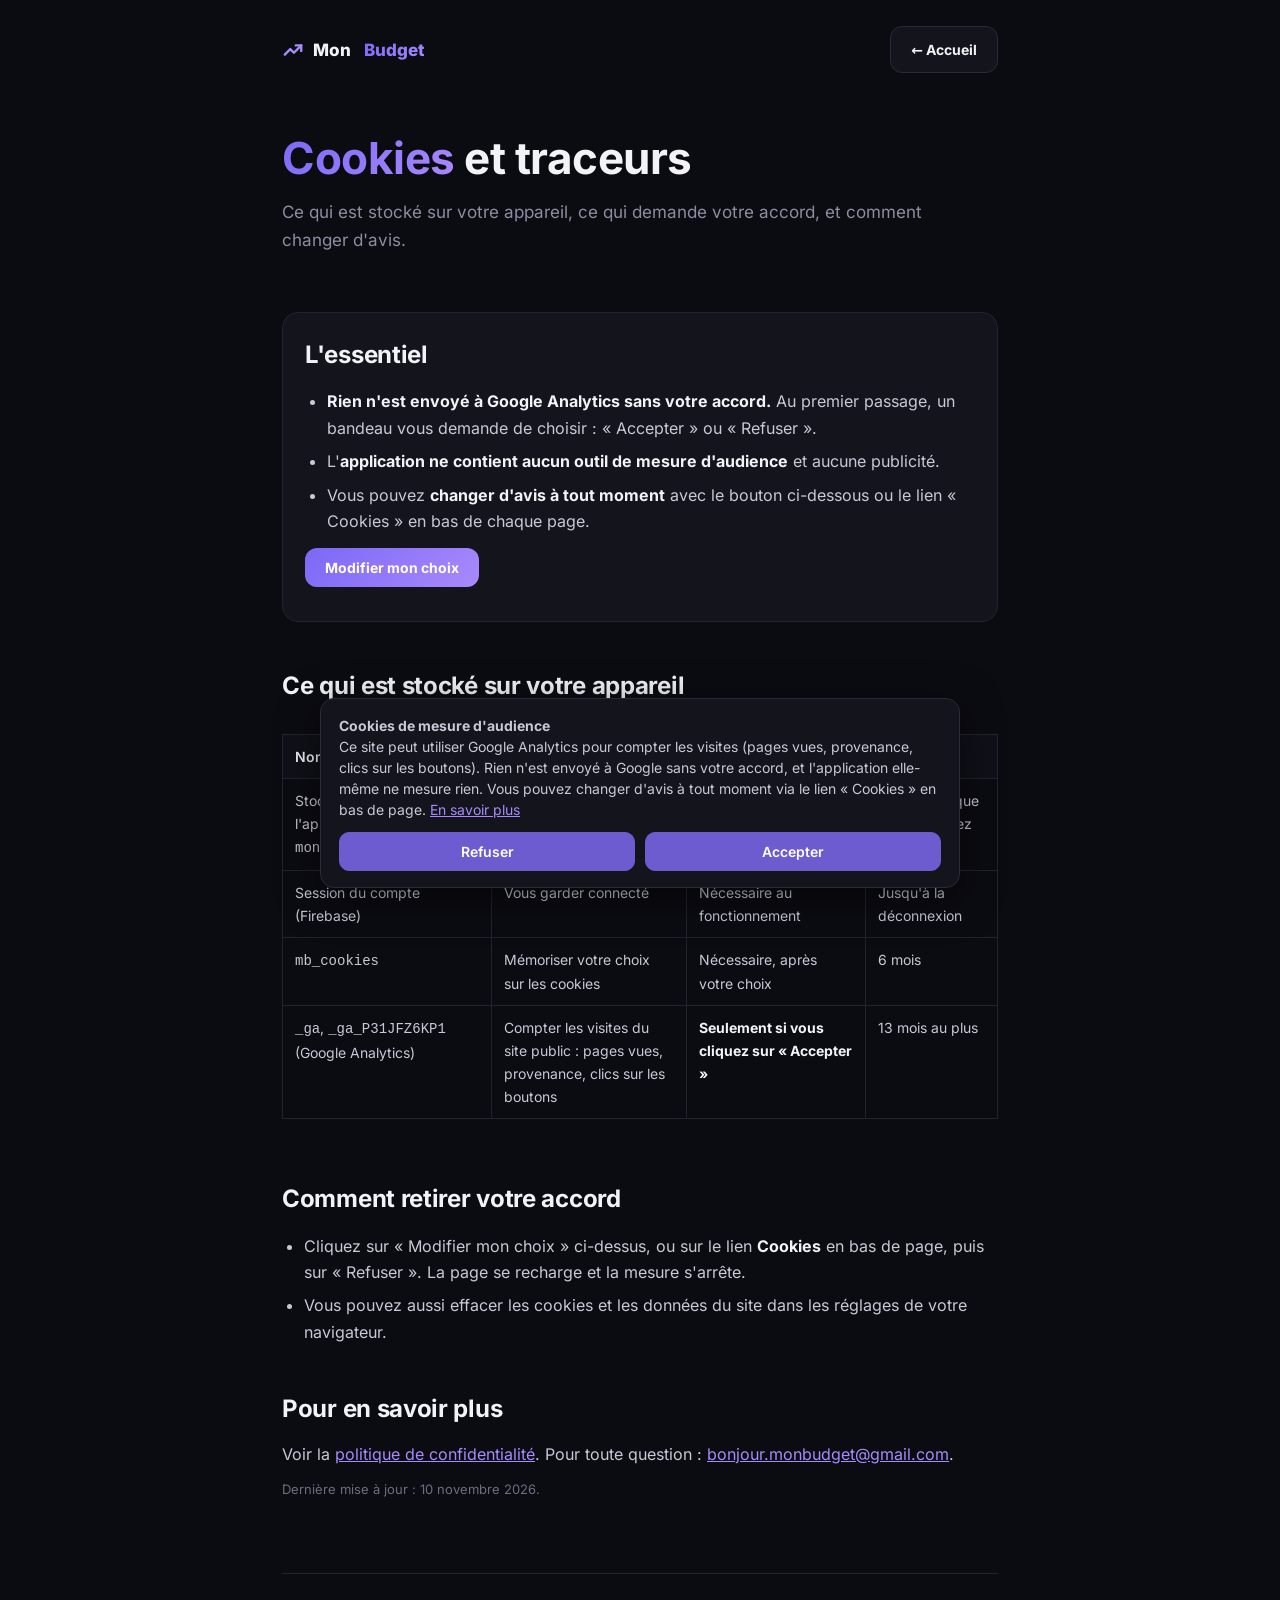
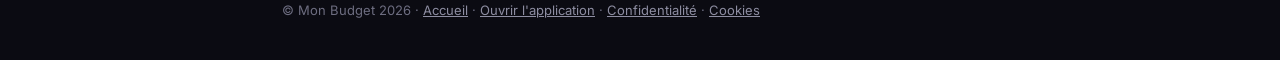
<file: cookies.html>
<!doctype html>
<html lang="fr">
<head>
<meta charset="utf-8">
<meta name="viewport" content="width=device-width, initial-scale=1">
<meta name="color-scheme" content="dark">
<meta name="theme-color" content="#0b0b12">
<title>Cookies et traceurs — Mon Budget</title>
<meta name="description" content="Quels cookies et stockages locaux utilise Mon Budget, et comment accepter, refuser ou changer d'avis.">
<meta name="robots" content="index, follow">
<link rel="canonical" href="https://bonjourmonbudget.app/cookies.html">
<meta property="og:type" content="website">
<meta property="og:site_name" content="Mon Budget">
<meta property="og:title" content="Cookies et traceurs — Mon Budget">
<meta property="og:description" content="Quels cookies et stockages locaux utilise Mon Budget, et comment accepter, refuser ou changer d'avis.">
<meta property="og:url" content="https://bonjourmonbudget.app/cookies.html">
<meta property="og:image" content="https://bonjourmonbudget.app/apercu.png">
<meta property="og:locale" content="fr_FR">
<link rel="icon" type="image/png" href="icon-192.png">
<script src="consent.js"></script>
<link rel="stylesheet" href="fonts.css">
<style>
  :root{
    --bg:#0b0b12; --card:#14141d; --border:#23232f; --border-2:#2a2a38;
    --text:#f3f3f7; --muted:#8d8da1; --muted-2:#6d6d80;
    --green:#34d399; --amber:#fbbf24;
    --grad:linear-gradient(135deg,#7c68f7,#a98afc);
  }
  *{box-sizing:border-box;margin:0;padding:0}
  body{background:var(--bg);color:var(--text);font-family:'Inter',system-ui,sans-serif;line-height:1.65}
  .wrap{max-width:760px;margin:0 auto;padding:0 22px}
  header{padding:26px 0;display:flex;align-items:center;justify-content:space-between}
  .brand{display:flex;align-items:center;gap:9px;font-weight:800;font-size:17px;text-decoration:none;color:var(--text)}
  .btn{display:inline-block;padding:11px 20px;border-radius:12px;font-weight:700;font-size:14px;text-decoration:none;transition:.15s}
  .btn-grad{background:var(--grad);color:#fff}
  .btn-ghost{border:1px solid var(--border-2);color:var(--text);background:var(--card)}
  .grad-text{background:var(--grad);-webkit-background-clip:text;background-clip:text;color:transparent}
  h1{font-size:clamp(30px,5vw,44px);line-height:1.15;letter-spacing:-.5px;margin:34px 0 14px}
  .sub{color:var(--muted);font-size:17px;max-width:640px}
  article{padding:26px 0 60px}
  h2{font-size:24px;margin:44px 0 12px;letter-spacing:-.3px}
  h3{font-size:17px;margin:26px 0 8px}
  p{margin:12px 0;color:#c9c9d6}
  ul,ol{margin:14px 0 14px 22px;color:#c9c9d6}
  li{margin:7px 0}
  strong{color:var(--text)}
  .card{background:var(--card);border:1px solid var(--border);border-radius:16px;padding:22px;margin:20px 0}
  .etoile{color:var(--amber)}
  .cta{background:linear-gradient(180deg,#15121f,#14141d);border:1px solid var(--border-2);border-radius:18px;padding:30px;text-align:center;margin:40px 0}
  .cta h2{margin-top:0}
  .env{display:flex;justify-content:space-between;align-items:center;background:#101019;border:1px solid var(--border);border-radius:12px;padding:13px 16px;margin:9px 0}
  .env b{font-size:14.5px}
  .env span{color:var(--muted);font-size:13px}
  .bar{height:7px;border-radius:99px;background:#26263a;overflow:hidden;margin-top:7px}
  .bar i{display:block;height:100%;border-radius:99px;background:var(--grad)}
  details{background:var(--card);border:1px solid var(--border);border-radius:12px;padding:15px 18px;margin:10px 0}
  summary{cursor:pointer;font-weight:600;font-size:15px}
  details p{margin:10px 0 2px;font-size:14.5px}
  footer{border-top:1px solid var(--border);padding:26px 0 40px;color:var(--muted-2);font-size:13px}
  footer a{color:var(--muted)}
  @media(max-width:600px){ header .btn{padding:9px 14px;font-size:13px} }

  .note{background:#101019;border:1px solid var(--border);border-radius:12px;padding:14px 16px;margin:16px 0;font-size:14.5px;color:#c9c9d6}
  table{width:100%;border-collapse:collapse;margin:16px 0;font-size:14px}
  th,td{border:1px solid var(--border);padding:10px 12px;text-align:left;vertical-align:top;color:#c9c9d6}
  th{background:#101019;color:var(--text);font-weight:600}
  .maj{color:var(--muted-2);font-size:13px;margin-top:6px}
  a{color:#a98afc}
  .tw{overflow-x:auto}
  h1{overflow-wrap:anywhere}
  @media(max-width:480px){ h1{font-size:25px} .card{padding:18px} }
</style>
</head>
<body>
<div class="wrap">
<header>
  <a class="brand" href="index.html">
    <svg width="22" height="22" viewBox="0 0 24 24" fill="none" stroke="#a78bfa" stroke-width="2.6" stroke-linecap="round" stroke-linejoin="round"><polyline points="3 17 9 11 13 15 21 7"/><polyline points="15 7 21 7 21 13"/></svg>
    Mon&nbsp;<span class="grad-text">Budget</span>
  </a>
  <a class="btn btn-ghost" href="index.html">← Accueil</a>
</header>

<h1><span class="grad-text">Cookies</span> et traceurs</h1>
<p class="sub">Ce qui est stocké sur votre appareil, ce qui demande votre accord, et comment changer d'avis.</p>

<article>

<div class="card">
<h2 style="margin-top:0">L'essentiel</h2>
<ul>
<li><strong>Rien n'est envoyé à Google Analytics sans votre accord.</strong> Au premier passage, un bandeau vous demande de choisir : « Accepter » ou « Refuser ».</li>
<li>L'<strong>application ne contient aucun outil de mesure d'audience</strong> et aucune publicité.</li>
<li>Vous pouvez <strong>changer d'avis à tout moment</strong> avec le bouton ci-dessous ou le lien « Cookies » en bas de chaque page.</li>
</ul>
<p style="margin-top:14px"><button class="btn btn-grad" id="mb-choix" type="button" style="border:0;cursor:pointer;font-family:inherit">Modifier mon choix</button></p>
</div>

<h2>Ce qui est stocké sur votre appareil</h2>
<div class="tw"><table>
<tr><th>Nom</th><th>À quoi ça sert</th><th>Quand</th><th>Durée</th></tr>
<tr><td>Stockage du navigateur de l'application (IndexedDB, <code>monBudget.v1</code>)</td><td>Garder votre budget, vos réglages et votre statut Plus sur votre appareil</td><td>Nécessaire au fonctionnement, sans accord préalable</td><td>Jusqu'à ce que vous l'effaciez</td></tr>
<tr><td>Session du compte (Firebase)</td><td>Vous garder connecté</td><td>Nécessaire au fonctionnement</td><td>Jusqu'à la déconnexion</td></tr>
<tr><td><code>mb_cookies</code></td><td>Mémoriser votre choix sur les cookies</td><td>Nécessaire, après votre choix</td><td>6 mois</td></tr>
<tr><td><code>_ga</code>, <code>_ga_P31JFZ6KP1</code> (Google Analytics)</td><td>Compter les visites du site public : pages vues, provenance, clics sur les boutons</td><td><strong>Seulement si vous cliquez sur « Accepter »</strong></td><td>13 mois au plus</td></tr>
</table></div>

<h2>Comment retirer votre accord</h2>
<ul>
<li>Cliquez sur « Modifier mon choix » ci-dessus, ou sur le lien <strong>Cookies</strong> en bas de page, puis sur « Refuser ». La page se recharge et la mesure s'arrête.</li>
<li>Vous pouvez aussi effacer les cookies et les données du site dans les réglages de votre navigateur.</li>
</ul>

<h2>Pour en savoir plus</h2>
<p>Voir la <a href="confidentialite.html">politique de confidentialité</a>. Pour toute question : <a href="mailto:bonjour.monbudget@gmail.com">bonjour.monbudget@gmail.com</a>.</p>
<p class="maj">Dernière mise à jour : 10 novembre 2026.</p>
<script>
document.getElementById("mb-choix").addEventListener("click", function(){ if (window.mbCookiesOuvrir) window.mbCookiesOuvrir(); });
</script>

</article>

<footer>
  © Mon Budget 2026 · <a href="index.html">Accueil</a> · <a href="app.html">Ouvrir l'application</a> · <a href="confidentialite.html">Confidentialité</a>
</footer>
</div>
</body>
</html>
</file>
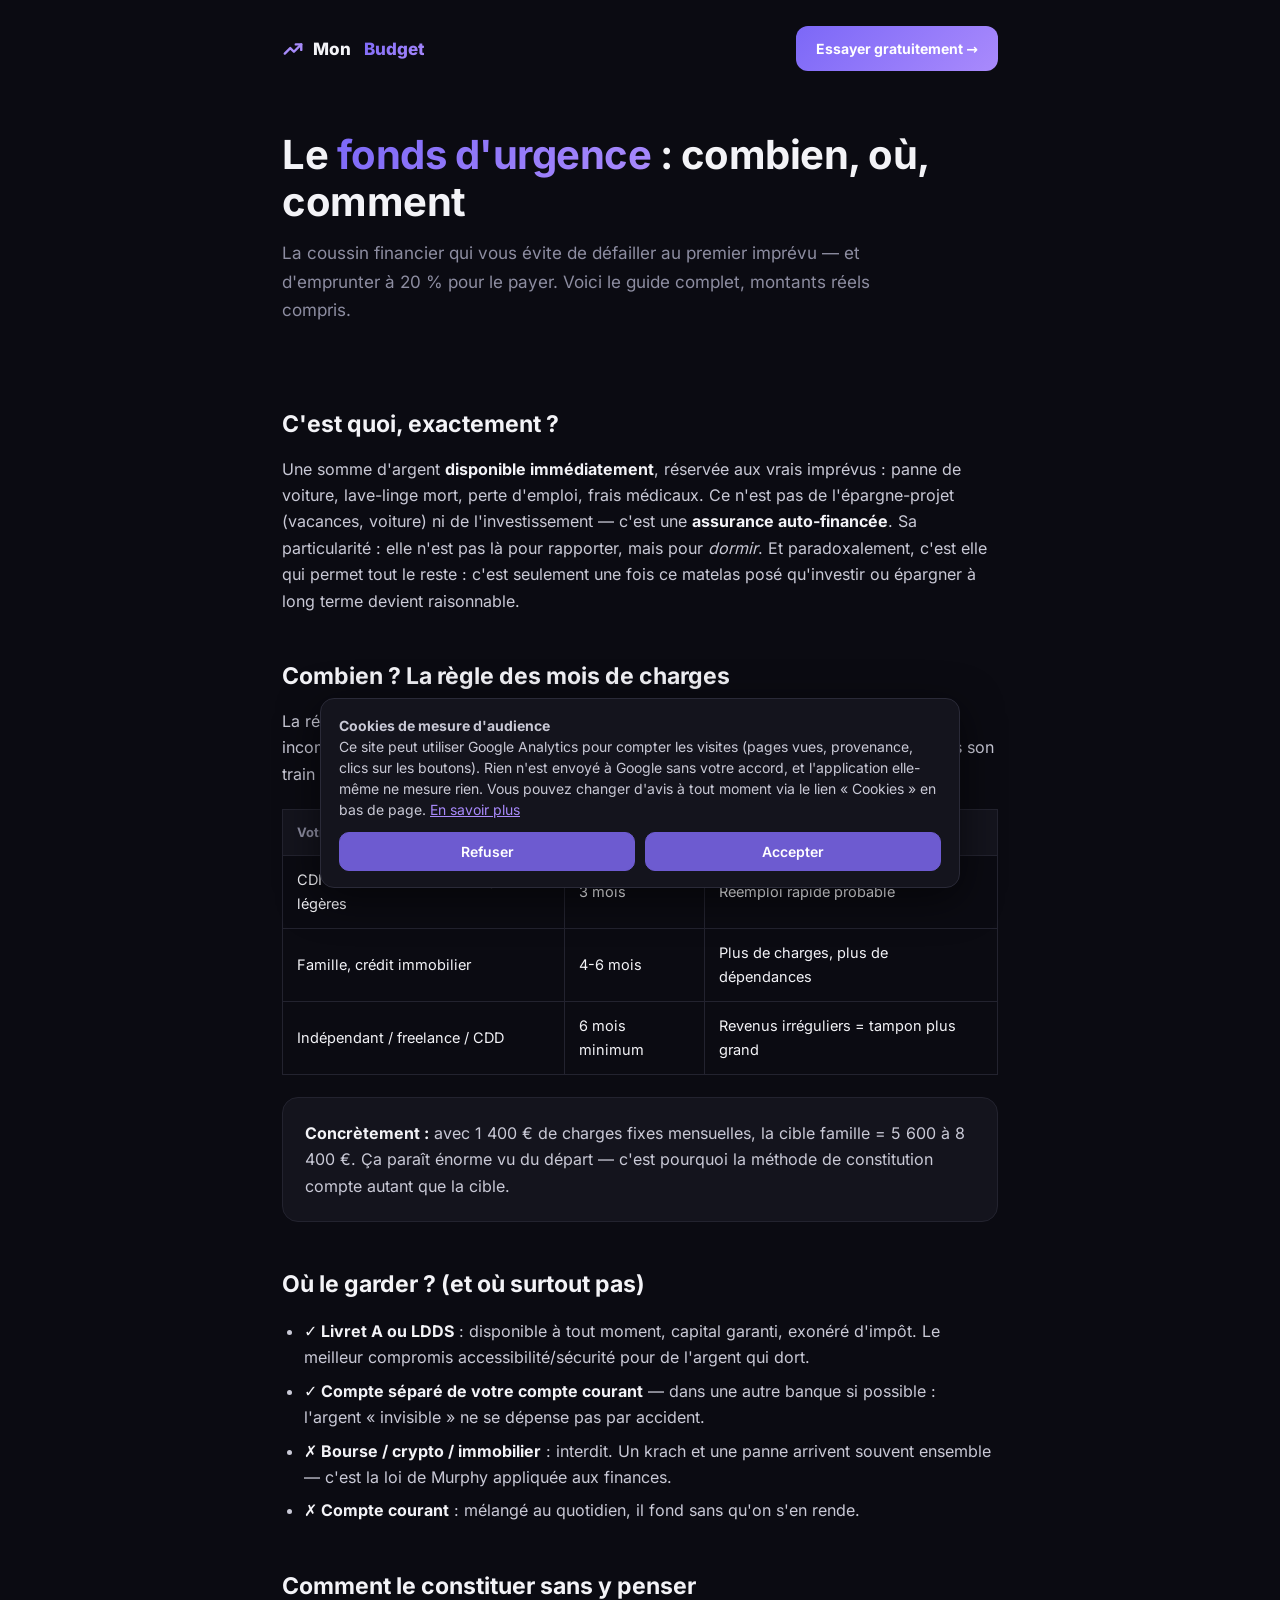
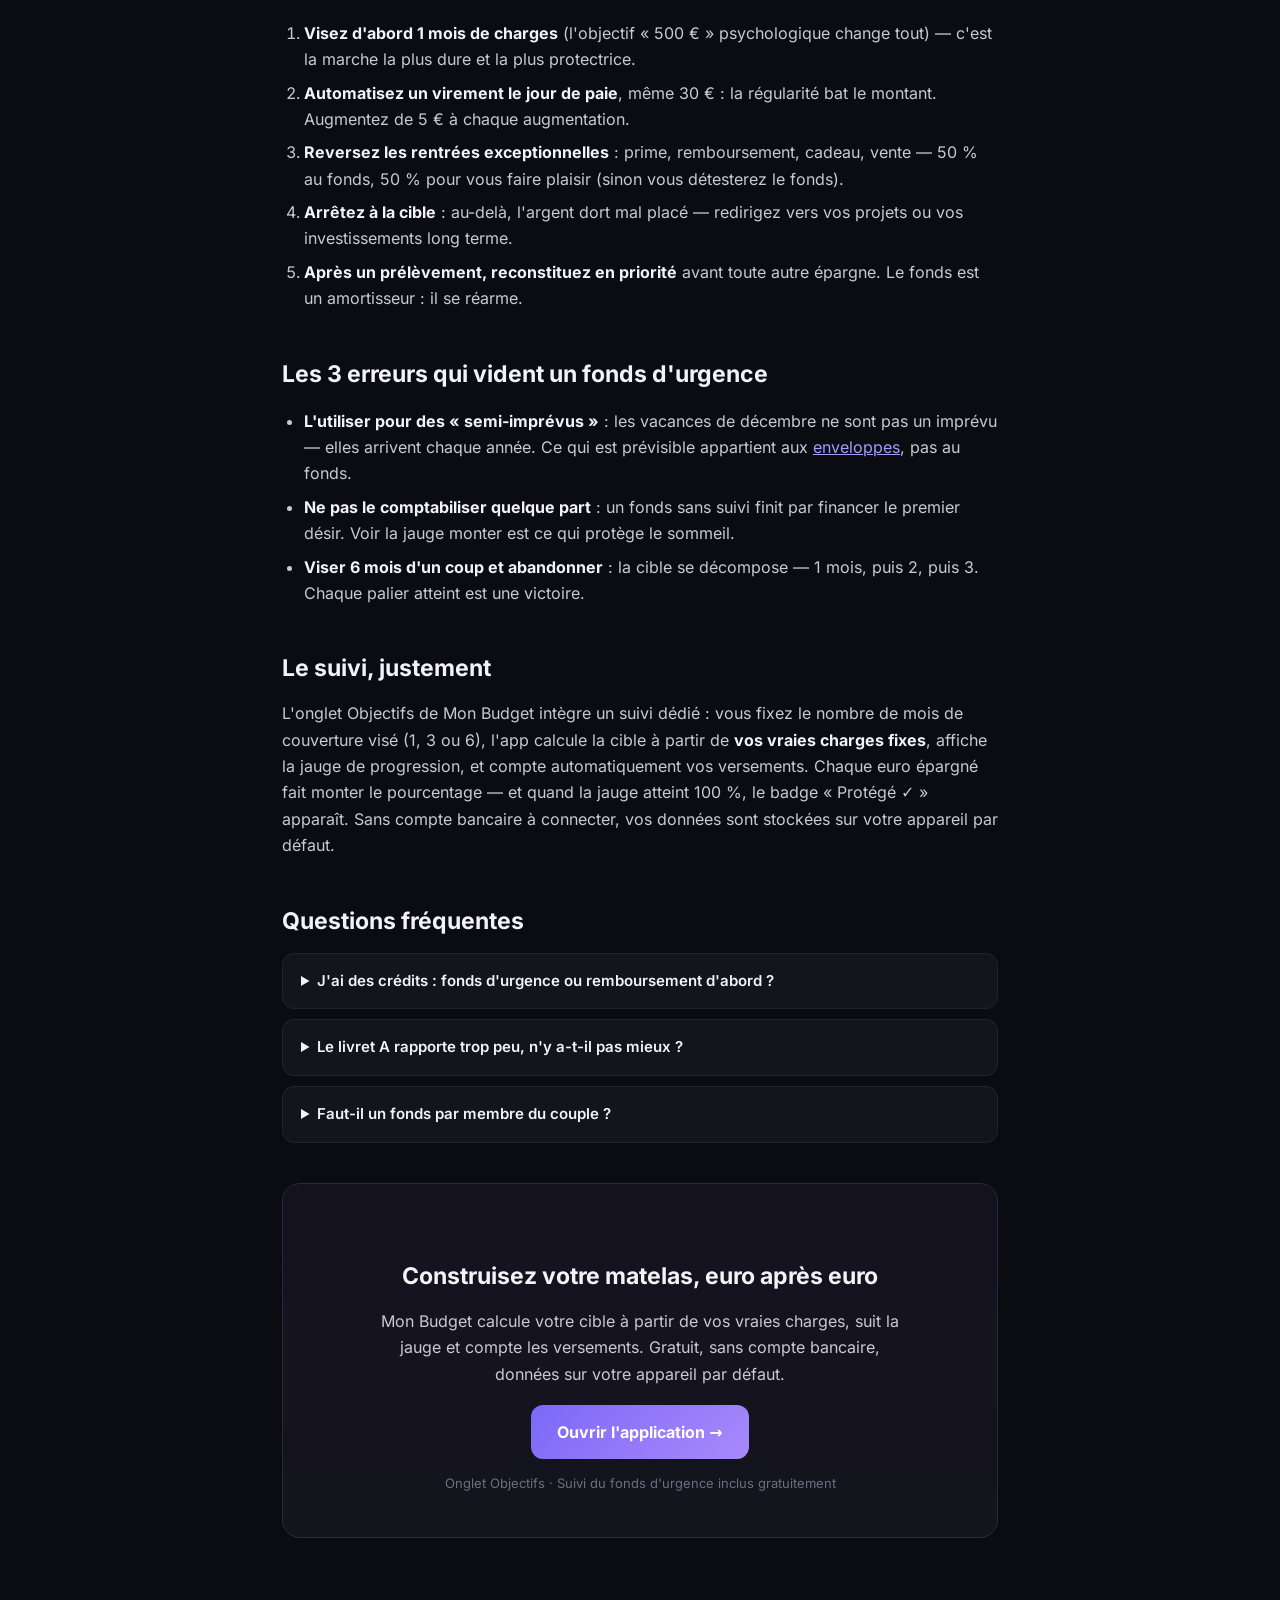
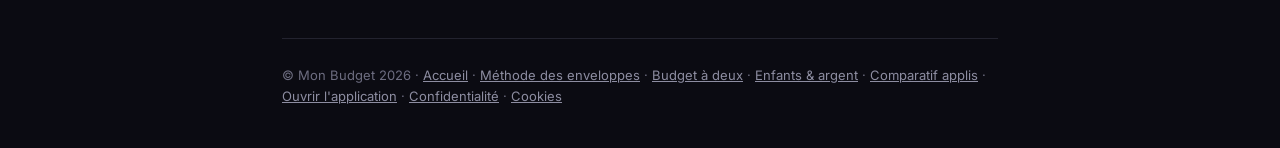
<file: fonds-urgence.html>
<!doctype html>
<html lang="fr">
<head>
<meta charset="utf-8">
<meta name="viewport" content="width=device-width, initial-scale=1">
<meta name="color-scheme" content="dark">
<meta name="theme-color" content="#0b0b12">
<title>Fonds d'urgence : combien épargner et comment le constituer (guide 2026)</title>
<meta name="description" content="Combien mettre de côté ? 1, 3 ou 6 mois de charges ? Le guide du fonds d'urgence : le bon montant, où le placer, comment le constituer sans effort, et les erreurs à éviter.">
<meta name="robots" content="index, follow">
<link rel="canonical" href="https://bonjourmonbudget.app/fonds-urgence.html">
<meta property="og:type" content="article">
<meta property="og:site_name" content="Mon Budget">
<meta property="og:title" content="Fonds d'urgence : combien épargner et par où commencer">
<meta property="og:description" content="Le bon montant (1, 3 ou 6 mois de charges), où le placer, comment le constituer sans effort — le guide complet.">
<meta property="og:url" content="https://bonjourmonbudget.app/fonds-urgence.html">
<meta property="og:image" content="https://bonjourmonbudget.app/apercu.png">
<meta property="og:locale" content="fr_FR">
<link rel="icon" type="image/png" href="icon-192.png">
<script src="consent.js"></script>
<link rel="stylesheet" href="fonts.css">
<style>
  :root{
    --bg:#0b0b12; --card:#14141d; --border:#23232f; --border-2:#2a2a38;
    --text:#f3f3f7; --muted:#8d8da1; --muted-2:#6d6d80;
    --green:#34d399; --amber:#fbbf24; --red:#f87171;
    --grad:linear-gradient(135deg,#7c68f7,#a98afc);
  }
  *{box-sizing:border-box;margin:0;padding:0}
  body{background:var(--bg);color:var(--text);font-family:'Inter',system-ui,sans-serif;line-height:1.65}
  .wrap{max-width:760px;margin:0 auto;padding:0 22px}
  header{padding:26px 0;display:flex;align-items:center;justify-content:space-between}
  .brand{display:flex;align-items:center;gap:9px;font-weight:800;font-size:17px;text-decoration:none;color:var(--text)}
  .btn{display:inline-block;padding:11px 20px;border-radius:12px;font-weight:700;font-size:14px;text-decoration:none}
  .btn-grad{background:var(--grad);color:#fff}
  .grad-text{background:var(--grad);-webkit-background-clip:text;background-clip:text;color:transparent}
  h1{font-size:clamp(28px,4.5vw,40px);line-height:1.18;letter-spacing:-.5px;margin:34px 0 14px}
  .sub{color:var(--muted);font-size:17px;max-width:640px}
  article{padding:26px 0 60px}
  h2{font-size:23px;margin:44px 0 12px}
  p{margin:12px 0;color:#c9c9d6}
  ul,ol{margin:14px 0 14px 22px;color:#c9c9d6}
  li{margin:7px 0}
  strong{color:var(--text)}
  .card{background:var(--card);border:1px solid var(--border);border-radius:16px;padding:22px;margin:20px 0}
  table{width:100%;border-collapse:collapse;margin:22px 0;font-size:14.5px}
  th,td{border:1px solid var(--border);padding:12px 14px;text-align:left}
  th{background:var(--card);font-size:13px;color:var(--muted)}
  .cta{background:linear-gradient(180deg,#15121f,#14141d);border:1px solid var(--border-2);border-radius:18px;padding:30px;text-align:center;margin:40px 0}
  details{background:var(--card);border:1px solid var(--border);border-radius:12px;padding:15px 18px;margin:10px 0}
  summary{cursor:pointer;font-weight:600;font-size:15px}
  details p{margin:10px 0 2px;font-size:14.5px}
  footer{border-top:1px solid var(--border);padding:26px 0 40px;color:var(--muted-2);font-size:13px}
  footer a{color:var(--muted)}
</style>
</head>
<body>
<div class="wrap">
<header>
  <a class="brand" href="index.html">
    <svg width="22" height="22" viewBox="0 0 24 24" fill="none" stroke="#a78bfa" stroke-width="2.6" stroke-linecap="round" stroke-linejoin="round"><polyline points="3 17 9 11 13 15 21 7"/><polyline points="15 7 21 7 21 13"/></svg>
    Mon&nbsp;<span class="grad-text">Budget</span>
  </a>
  <a class="btn btn-grad" href="app.html">Essayer gratuitement →</a>
</header>

<h1>Le <span class="grad-text">fonds d'urgence</span> : combien, où, comment</h1>
<p class="sub">La coussin financier qui vous évite de défailler au premier imprévu — et d'emprunter à 20 % pour le payer. Voici le guide complet, montants réels compris.</p>

<article>

<h2>C'est quoi, exactement ?</h2>
<p>Une somme d'argent <strong>disponible immédiatement</strong>, réservée aux vrais imprévus : panne de voiture, lave-linge mort, perte d'emploi, frais médicaux. Ce n'est pas de l'épargne-projet (vacances, voiture) ni de l'investissement — c'est une <strong>assurance auto-financée</strong>. Sa particularité : elle n'est pas là pour rapporter, mais pour <em>dormir</em>. Et paradoxalement, c'est elle qui permet tout le reste : c'est seulement une fois ce matelas posé qu'investir ou épargner à long terme devient raisonnable.</p>

<h2>Combien ? La règle des mois de charges</h2>
<p>La référence : <strong>3 à 6 mois de charges fixes</strong> (loyer, crédits, assurances, courses incompressibles). Pas de revenus — de charges : en cas de coup dur, on ne maintient pas son train de vie, on maintient ses obligations.</p>
<table>
  <tr><th>Votre situation</th><th>Cible</th><th>Pourquoi</th></tr>
  <tr><td>CDI seul, pas d'enfant, charges légères</td><td>3 mois</td><td>Réemploi rapide probable</td></tr>
  <tr><td>Famille, crédit immobilier</td><td>4-6 mois</td><td>Plus de charges, plus de dépendances</td></tr>
  <tr><td>Indépendant / freelance / CDD</td><td>6 mois minimum</td><td>Revenus irréguliers = tampon plus grand</td></tr>
</table>
<div class="card"><p style="margin:0"><strong>Concrètement :</strong> avec 1 400 € de charges fixes mensuelles, la cible famille = 5 600 à 8 400 €. Ça paraît énorme vu du départ — c'est pourquoi la méthode de constitution compte autant que la cible.</p></div>

<h2>Où le garder ? (et où surtout pas)</h2>
<ul>
<li><strong>✓ Livret A ou LDDS</strong> : disponible à tout moment, capital garanti, exonéré d'impôt. Le meilleur compromis accessibilité/sécurité pour de l'argent qui dort.</li>
<li><strong>✓ Compte séparé de votre compte courant</strong> — dans une autre banque si possible : l'argent « invisible » ne se dépense pas par accident.</li>
<li><strong>✗ Bourse / crypto / immobilier</strong> : interdit. Un krach et une panne arrivent souvent ensemble — c'est la loi de Murphy appliquée aux finances.</li>
<li><strong>✗ Compte courant</strong> : mélangé au quotidien, il fond sans qu'on s'en rende.</li>
</ul>

<h2>Comment le constituer sans y penser</h2>
<ol>
<li><strong>Visez d'abord 1 mois de charges</strong> (l'objectif « 500 € » psychologique change tout) — c'est la marche la plus dure et la plus protectrice.</li>
<li><strong>Automatisez un virement le jour de paie</strong>, même 30 € : la régularité bat le montant. Augmentez de 5 € à chaque augmentation.</li>
<li><strong>Reversez les rentrées exceptionnelles</strong> : prime, remboursement, cadeau, vente — 50 % au fonds, 50 % pour vous faire plaisir (sinon vous détesterez le fonds).</li>
<li><strong>Arrêtez à la cible</strong> : au-delà, l'argent dort mal placé — redirigez vers vos projets ou vos investissements long terme.</li>
<li><strong>Après un prélèvement, reconstituez en priorité</strong> avant toute autre épargne. Le fonds est un amortisseur : il se réarme.</li>
</ol>

<h2>Les 3 erreurs qui vident un fonds d'urgence</h2>
<ul>
<li><strong>L'utiliser pour des « semi-imprévus »</strong> : les vacances de décembre ne sont pas un imprévu — elles arrivent chaque année. Ce qui est prévisible appartient aux <a href="methode-enveloppes.html">enveloppes</a>, pas au fonds.</li>
<li><strong>Ne pas le comptabiliser quelque part</strong> : un fonds sans suivi finit par financer le premier désir. Voir la jauge monter est ce qui protège le sommeil.</li>
<li><strong>Viser 6 mois d'un coup et abandonner</strong> : la cible se décompose — 1 mois, puis 2, puis 3. Chaque palier atteint est une victoire.</li>
</ul>

<h2>Le suivi, justement</h2>
<p>L'onglet Objectifs de Mon Budget intègre un suivi dédié : vous fixez le nombre de mois de couverture visé (1, 3 ou 6), l'app calcule la cible à partir de <strong>vos vraies charges fixes</strong>, affiche la jauge de progression, et compte automatiquement vos versements. Chaque euro épargné fait monter le pourcentage — et quand la jauge atteint 100 %, le badge « Protégé ✓ » apparaît. Sans compte bancaire à connecter, vos données sont stockées sur votre appareil par défaut.</p>

<h2>Questions fréquentes</h2>
<details><summary>J'ai des crédits : fonds d'urgence ou remboursement d'abord ?</summary><p>Un mini-fonds d'abord (1 mois de charges), puis le remboursement des crédits les plus chers, puis on complète le fonds. Rembourser sans matelas, c'est solder un crédit… et en rouvrir un au premier imprévu.</p></details>
<details><summary>Le livret A rapporte trop peu, n'y a-t-il pas mieux ?</summary><p>Le rendement n'est pas l'objectif d'un fonds d'urgence — la disponibilité et la garantie le sont. L'optimisation du rendement concerne l'argent dont vous n'aurez pas besoin avant 5-10 ans, pas celui qui doit être là mardi en cas de panne.</p></details>
<details><summary>Faut-il un fonds par membre du couple ?</summary><p>Un fonds commun suffit dans la plupart des cas — calculé sur les charges du foyer. Dans le <a href="budget-a-deux.html">budget à deux</a>, chaque conjoint peut l'alimenter au prorata, et la cible tient compte du risque de chaque revenu (indépendant = fonds plus épais).</p></details>

<div class="cta">
  <h2>Construisez votre matelas, euro après euro</h2>
  <p style="max-width:520px;margin:10px auto 18px">Mon Budget calcule votre cible à partir de vos vraies charges, suit la jauge et compte les versements. Gratuit, sans compte bancaire, données sur votre appareil par défaut.</p>
  <a class="btn btn-grad" href="app.html" style="font-size:16px;padding:14px 26px">Ouvrir l'application →</a>
  <p style="font-size:13px;color:var(--muted-2);margin-top:14px">Onglet Objectifs · Suivi du fonds d'urgence inclus gratuitement</p>
</div>

</article>

<footer>
  © Mon Budget 2026 · <a href="index.html">Accueil</a> · <a href="methode-enveloppes.html">Méthode des enveloppes</a> · <a href="budget-a-deux.html">Budget à deux</a> · <a href="budget-enfants.html">Enfants & argent</a> · <a href="alternative-applis-budget.html">Comparatif applis</a> · <a href="app.html">Ouvrir l'application</a>
</footer>
</div>
</body>
</html>
</file>
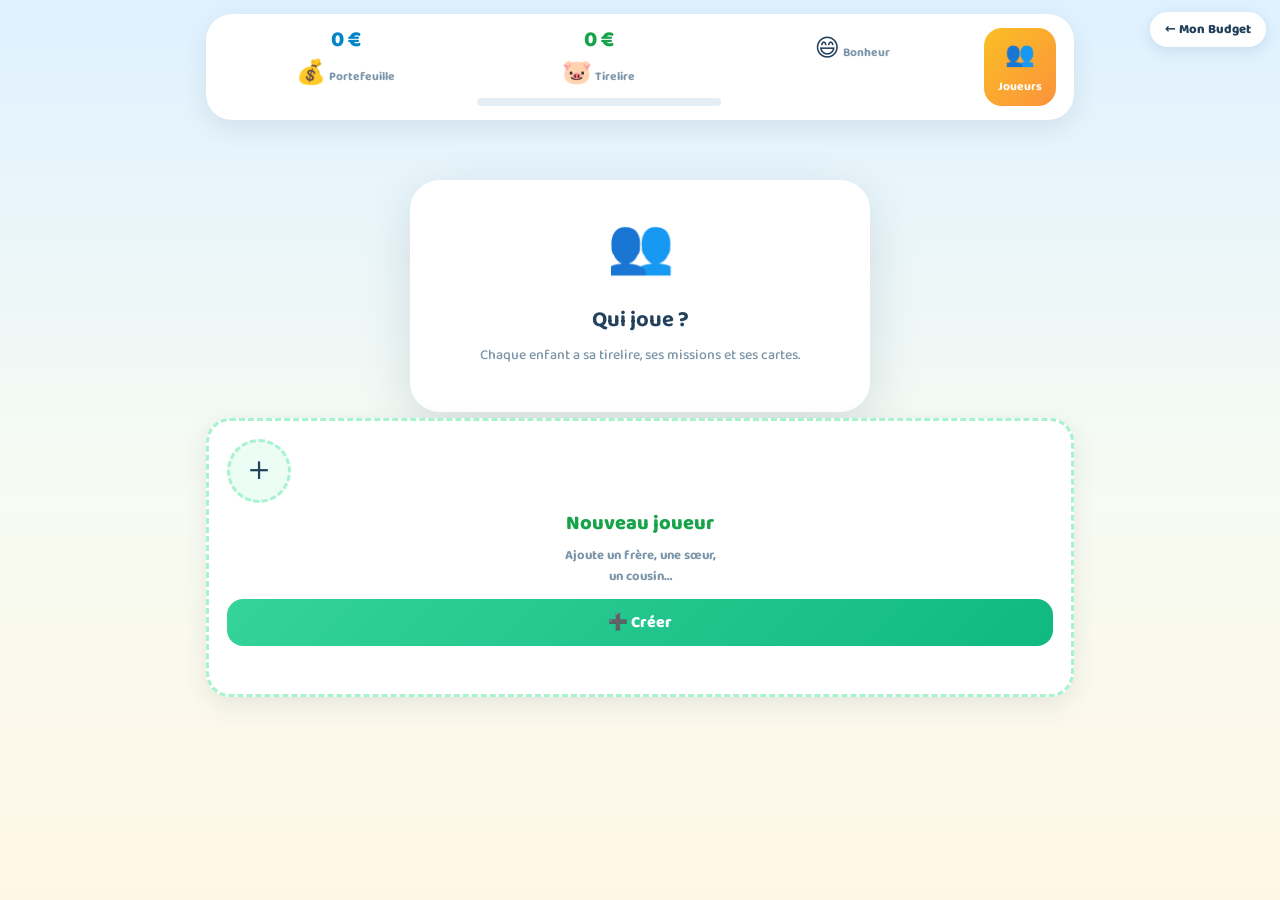
<file: jeu.html>
<!doctype html>
<html lang="fr">
<head>
<meta charset="utf-8">
<meta name="viewport" content="width=device-width, initial-scale=1">
<meta name="color-scheme" content="light">
<title>Mini-Manager — Apprends l'argent en t'amusant !</title>
<link rel="stylesheet" href="fonts-jeu.css">
<style>
  *{box-sizing:border-box;margin:0;padding:0}
  body{
    font-family:"Baloo 2","Comic Sans MS",system-ui,sans-serif;
    background:linear-gradient(180deg,#dff1ff 0%,#f7fbf2 55%,#fff7e6 100%);
    min-height:100vh;color:#23415c;
  }
  .wrap{max-width:900px;margin:0 auto;padding:14px 16px 80px}

  /* ---- Bandeau de jauges ---- */
  .bandeau{
    display:grid;grid-template-columns:1fr 1fr 1fr auto;gap:10px;align-items:stretch;
    background:#fff;border-radius:26px;padding:14px 18px;
    box-shadow:0 8px 24px rgba(35,65,92,.10);position:sticky;top:10px;z-index:10;
  }
  .jauge{display:flex;flex-direction:column;align-items:center;gap:2px;text-align:center}
  .jauge .val{font-size:22px;font-weight:800;line-height:1.1}
  .jauge .lbl{font-size:12px;color:#7c95a8;font-weight:700}
  .jauge .rond{font-size:24px}
  .jauge.tirelire .val{color:#16a34a}
  .jauge.portefeuille .val{color:#0284c7}
  .mini-bar{width:100%;height:8px;background:#e6eef5;border-radius:99px;overflow:hidden;margin-top:3px}
  .mini-bar div{height:100%;background:linear-gradient(90deg,#22c55e,#86efac);border-radius:99px;transition:width .4s}
  .coeurs{font-size:17px;letter-spacing:2px;line-height:1.2}
  .jauge.joueurs{
    background:linear-gradient(135deg,#fbbf24,#fb923c);border:none;color:#fff;cursor:pointer;
    border-radius:18px;font-family:inherit;transition:.15s;padding:8px 14px
  }
  .jauge.joueurs:hover{filter:brightness(1.06);transform:scale(1.03)}
  .jauge.joueurs .lbl{color:#fff}

  /* ---- Carte situation ---- */
  .situation{
    background:#fff;border-radius:28px;margin-top:18px;padding:26px 26px 22px;
    box-shadow:0 10px 30px rgba(35,65,92,.10);text-align:center;position:relative;overflow:hidden;
  }
  .situation::before{content:"";position:absolute;top:-40px;right:-40px;width:130px;height:130px;
    border-radius:50%;background:rgba(56,189,248,.14)}
  .badge-semaine{display:inline-block;background:#38bdf8;color:#fff;font-weight:800;font-size:13px;
    border-radius:99px;padding:5px 16px;margin-bottom:12px}
  .emoji-situation{font-size:64px;line-height:1.2}
  .situation h2{font-size:clamp(19px,3.4vw,25px);font-weight:800;margin:10px 0 4px;color:#23415c}
  .situation .desc{color:#7c95a8;font-size:14px}

  .options{display:flex;flex-direction:column;gap:12px;margin-top:20px}
  .option{
    display:flex;align-items:center;gap:14px;text-align:left;width:100%;
    background:#f7fbf2;border:3px solid #e3f0e6;border-radius:20px;padding:14px 16px;
    cursor:pointer;font-family:inherit;transition:.15s;
  }
  .option:hover:not(:disabled){border-color:#fbbf24;background:#fffbef;transform:scale(1.01)}
  .option:disabled{opacity:.5;cursor:not-allowed}
  .option .o-ico{font-size:34px;flex:none;width:52px;height:52px;display:flex;align-items:center;justify-content:center;
    background:#fff;border-radius:16px;box-shadow:0 3px 10px rgba(35,65,92,.08)}
  .option .o-txt{flex:1;font-weight:700;font-size:15.5px;color:#23415c}
  .option .o-chips{display:flex;flex-direction:column;gap:4px;align-items:flex-end;flex:none}
  .chip{font-size:12.5px;font-weight:800;border-radius:99px;padding:3px 10px;white-space:nowrap}
  .chip.dep{background:#fee2e2;color:#dc2626}
  .chip.gain{background:#dcfce7;color:#16a34a}
  .chip.coeur-haut{background:#fce7f3;color:#db2777}
  .chip.coeur-bas{background:#f1f5f9;color:#64748b}
  .chip.manque{background:#ffedd5;color:#ea580c}

  /* ---- Actions rapides ---- */
  .actions{display:grid;grid-template-columns:repeat(auto-fit,minmax(150px,1fr));gap:12px;margin-top:18px}
  .action{
    background:#fff;border:3px solid transparent;border-radius:22px;padding:16px 12px;
    display:flex;flex-direction:column;align-items:center;gap:6px;cursor:pointer;
    font-family:inherit;font-weight:800;font-size:14.5px;color:#23415c;
    box-shadow:0 6px 18px rgba(35,65,92,.09);transition:.15s;
  }
  .action:hover{transform:translateY(-3px)}
  .action .a-ico{font-size:30px}
  .action.tirelire-act{background:#ecfdf5;border-color:#a7f3d0}
  .action.magasin-act{background:#fef9ec;border-color:#fde68a}
  .action.semaine-act{background:#eff6ff;border-color:#bfdbfe}
  .action.objectif-act{background:#fdf2f8;border-color:#fbcfe8}
  .action:disabled{opacity:.5;cursor:not-allowed;transform:none}

  /* ---- Inventaire ---- */
  .inventaire{background:#fff;border-radius:22px;margin-top:18px;padding:16px 20px;box-shadow:0 6px 18px rgba(35,65,92,.08)}
  .inventaire h3{font-size:14px;color:#7c95a8;font-weight:800;letter-spacing:.5px}
  .inventaire .objets{display:flex;gap:8px;flex-wrap:wrap;margin-top:10px;min-height:34px;align-items:center}
  .inventaire .objet{background:#f7fbf2;border:2px solid #e3f0e6;border-radius:14px;padding:5px 12px;font-size:20px}
  .inventaire .rien{color:#b0c4d2;font-size:13px}

  /* ---- Mascotte ---- */
  .mascotte{
    position:fixed;left:50%;bottom:18px;transform:translateX(-50%);
    width:min(560px,94vw);background:#fff;border-radius:24px;padding:16px 18px;
    box-shadow:0 16px 50px rgba(35,65,92,.28);display:flex;gap:14px;align-items:flex-start;z-index:50;
    border:3px solid #fde68a;
  }
  .mascotte .bete{font-size:44px;flex:none;background:#fff7e6;border-radius:50%;width:70px;height:70px;
    display:flex;align-items:center;justify-content:center;border:3px solid #fde68a}
  .mascotte .bulle{flex:1}
  .mascotte .nom{font-size:12px;font-weight:800;color:#f59e0b;letter-spacing:.5px}
  .mascotte .message{font-size:14.5px;font-weight:600;color:#23415c;margin:2px 0 8px}
  .mascotte .impacts{display:flex;gap:6px;flex-wrap:wrap}
  .mascotte .btn-ok{
    background:linear-gradient(135deg,#fbbf24,#fb923c);color:#fff;border:none;border-radius:14px;
    padding:9px 22px;font-family:inherit;font-weight:800;font-size:14px;cursor:pointer;width:100%;
  }

  /* ---- Tirelire / magasin modales ---- */
  .modale-fond{position:fixed;inset:0;background:rgba(20,40,60,.45);z-index:60;display:flex;align-items:center;justify-content:center;padding:16px}
  .modale{background:#fff;border-radius:26px;padding:24px;width:min(430px,100%);box-shadow:0 20px 60px rgba(0,0,0,.25)}
  .modale h3{font-size:19px;margin-bottom:14px;color:#23415c}
  .liste-magasin{display:grid;grid-template-columns:1fr 1fr;gap:10px}
  .article{display:flex;flex-direction:column;align-items:center;gap:4px;background:#f7fbf2;border:2px solid #e3f0e6;
    border-radius:18px;padding:12px;cursor:pointer;font-family:inherit;transition:.15s}
  .article:hover:not(:disabled){border-color:#fbbf24;background:#fffbef}
  .article:disabled{opacity:.45;cursor:not-allowed}
  .article .a-e{font-size:30px}
  .article .a-p{font-size:13px;font-weight:800;color:#0284c7}
  .transferts{display:flex;gap:10px;flex-wrap:wrap;justify-content:center;margin-top:12px}
  .transferts button{background:#ecfdf5;border:2px solid #a7f3d0;border-radius:16px;padding:12px 18px;
    font-family:inherit;font-weight:800;font-size:15px;color:#16a34a;cursor:pointer;transition:.15s}
  .transferts button:hover:not(:disabled){background:#d1fae5}
  .transferts button:disabled{opacity:.4;cursor:not-allowed}
  .btn-fermer{margin-top:14px;width:100%;background:#f1f5f9;border:none;border-radius:14px;padding:11px;
    font-family:inherit;font-weight:800;color:#23415c;cursor:pointer}

  /* ---- Bienvenue ---- */
  .bienvenue{max-width:460px;margin:60px auto 0;background:#fff;border-radius:30px;padding:36px 30px;text-align:center;
    box-shadow:0 16px 50px rgba(35,65,92,.14)}
  .bienvenue .mascotte-grande{font-size:70px}
  .bienvenue h1{font-size:26px;color:#23415c;margin:10px 0 6px}
  .bienvenue p{color:#7c95a8;font-size:14.5px;margin-bottom:20px}
  .bienvenue input{width:100%;background:#f7fbf2;border:3px solid #e3f0e6;border-radius:16px;padding:13px 16px;
    font-family:inherit;font-size:17px;font-weight:700;color:#23415c;text-align:center;outline:none}
  .bienvenue input:focus{border-color:#38bdf8}
  .bienvenue .objectifs-choix{display:flex;gap:10px;justify-content:center;flex-wrap:wrap;margin-top:12px}
  .bienvenue .objectifs-choix button{background:#ecfdf5;border:2px solid #a7f3d0;border-radius:16px;padding:10px 14px;
    font-family:inherit;font-weight:800;color:#16a34a;cursor:pointer;font-size:14px}
  .bienvenue .objectifs-choix button.choisi{background:#16a34a;color:#fff;border-color:#16a34a}
  .btn-partir{width:100%;margin-top:22px;background:linear-gradient(135deg,#fbbf24,#fb923c);color:#fff;border:none;
    border-radius:18px;padding:15px;font-family:inherit;font-size:18px;font-weight:800;cursor:pointer}

  /* ---- Confettis ---- */
  .confetti{position:fixed;top:-20px;z-index:100;font-size:22px;animation:tombe linear forwards}
  @keyframes tombe{to{transform:translateY(110vh) rotate(720deg);opacity:.6}}

  .retour{position:fixed;top:12px;right:14px;background:#fff;border-radius:99px;padding:7px 15px;
    font-weight:800;font-size:13px;color:#23415c;text-decoration:none;box-shadow:0 4px 14px rgba(35,65,92,.12);z-index:30}
  #haut-page{
    position:fixed;right:14px;top:50%;transform:translateY(-50%);z-index:55;width:48px;height:48px;
    border-radius:50%;background:linear-gradient(135deg,#7c68f7,#a98afc);color:#fff;border:none;
    font-size:20px;font-weight:800;cursor:pointer;box-shadow:0 8px 24px rgba(124,98,246,.4);
    display:none;align-items:center;justify-content:center;transition:.15s
  }
  #haut-page:hover{filter:brightness(1.12)}

  /* ---- Profils joueurs ---- */
  #haut-page:hover{filter:brightness(1.12)}
  .grid-profils{display:grid;grid-template-columns:repeat(auto-fit,minmax(220px,1fr));gap:14px;margin-top:20px}
  .profil-carte{
    background:#fff;border:3px solid #a7f3d0;border-radius:24px;padding:18px;text-align:center;
    box-shadow:0 8px 24px rgba(35,65,92,.10);position:relative
  }
  .p-avatar{font-size:42px;line-height:1.2}
  .p-nom{font-size:20px;font-weight:800;color:#23415c;margin:4px 0 6px}
  .p-stats{font-size:13px;color:#7c95a8;font-weight:700}
  .p-objectif{font-size:12.5px;color:#16a34a;font-weight:700;margin-top:2px}
  .btn-jouer{
    width:100%;margin-top:12px;background:linear-gradient(135deg,#fbbf24,#fb923c);color:#fff;border:none;
    border-radius:16px;padding:11px;font-family:inherit;font-size:16px;font-weight:800;cursor:pointer
  }
  .btn-jouer:hover{filter:brightness(1.06)}
  .p-liens{margin-top:10px;font-size:12.5px}
  .p-liens a{cursor:pointer;color:#0284c7;text-decoration:underline}
  .p-liens a:hover{color:#ea580c}
  .carte-ajout{border-style:dashed;cursor:pointer;transition:.15s}
  .carte-ajout:hover{transform:translateY(-3px);border-color:#fbbf24;background:#fffbef}
  @media(max-width:640px){ .bandeau{grid-template-columns:1fr 1fr} .jauge.bonheur{grid-column:1/-1;flex-direction:row;justify-content:center;gap:8px} }
</style>
</head>
<body>
<a class="retour" href="app.html">← Mon Budget</a>
<div class="wrap">
  <header class="bandeau">
    <div class="jauge portefeuille"><div class="val" id="j-porte">0 €</div><div><span class="rond">💰</span> <span class="lbl">Portefeuille</span></div></div>
    <div class="jauge tirelire"><div class="val" id="j-tirelire">0 €</div><div><span class="rond">🐷</span> <span class="lbl">Tirelire</span></div><div class="mini-bar"><div id="j-tirelire-bar" style="width:0%"></div></div></div>
    <div class="jauge bonheur"><div class="val coeurs" id="j-coeurs"></div><div><span class="rond" id="j-humeur">😄</span> <span class="lbl">Bonheur</span></div></div>
    <button class="jauge joueurs" id="btn-joueurs" title="Changer de joueur"><div class="rond">👥</div><div class="lbl" style="color:#fff">Joueurs</div></button>
  </header>

  <main id="contenu"></main>
</div>

<div id="zone-mascotte"></div>
<div id="zone-modale"></div>
<button id="haut-page" title="Retour en haut de page" style="display:none">⬆</button>

<script>
"use strict";

/* ============================== Scénarios ============================== */
const SCENARIOS = [
 {emoji:"🎂", titre:"C'est l'anniversaire de ton meilleur ami !", desc:"Dans une semaine, c'est la fête. Qu'est-ce que tu fais ?",
  opts:[
   {i:"🎁", t:"Acheter un gros cadeau", p:-15, h:3, m:"Généreux ! Ton ami va être super content… mais ton portefeuille a bien maigri. Pense à ta tirelire pour les prochaines fois."},
   {i:"✂️", t:"Fabriquer un cadeau toi-même", p:-2, h:2, m:"Bravo ! Un cadeau fait main vaut souvent plus qu'un cadeau cher. Et il te reste de l'argent pour ton projet !"},
   {i:"💌", t:"Une jolie carte maison", p:0, h:-1, m:"Une carte, c'est gentil… mais un peu léger pour son anniversaire. Il existe des cadeaux qui coûtent presque rien !"}]},
 {emoji:"🪙", titre:"Tu trouves un billet de 5 € par terre !", desc:"Personne ne t'a vu le ramasser. Que fais-tu ?",
  opts:[
   {i:"🙋", t:"Le rendre à son propriétaire", p:0, h:3, m:"Bravo ! Être honnête ne rapporte pas des euros… mais ça rapporte la fierté. Et ça, ça ne s'achète pas."},
   {i:"💰", t:"Le garder dans ton portefeuille", p:5, h:-1, m:"Tu as 5 € de plus… mais tu repenseras à ce billet. L'argent trouvé aux dépens de quelqu'un, ça pèse sur le cœur."},
   {i:"❤️", t:"Le donner à une bonne cause", p:0, h:2, m:"Généreux ! Tu as transformé un hasard en bon acte. Chapeau."}]},
 {emoji:"🎮", titre:"Le jeu vidéo dont tu rêvais est enfin sorti !", desc:"Tous tes copains en parlent depuis des mois.",
  opts:[
   {i:"🛒", t:"L'acheter tout de suite", p:-40, h:2, m:"Content ? Oui ! Mais voilà le piège : dépenser tout de suite, c'est souvent payer plus cher plus tard."},
   {i:"🐷", t:"Économiser dans ta tirelire", p:0, h:1, m:"Bien joué ! Chaque semaine épargnée te rapproche de ton jeu. La patience, c'est le super-pouvoir des grands épargnants."},
   {i:"👥", t:"Y jouer chez ton ami", p:0, h:1, m:"Malin ! Tester chez un ami avant d'acheter : le meilleur moyen de savoir si ça vaut le coup."}]},
 {emoji:"🚲", titre:"Ton vélo a une crevaison !", desc:"Et tu en as besoin pour aller à l'école…",
  opts:[
   {i:"🔧", t:"Le faire réparer correctement", p:-12, h:2, m:"Bien vu ! Entretenir ses affaires coûte toujours moins cher que de tout racheter."},
   {i:"🩹", t:"Un dépannage rapide", p:-3, h:0, m:"Dépanné pour aujourd'hui… mais prévois la vraie réparation, sinon ça reviendra plus cher."},
   {i:"🚶", t:"Marcher à pied", p:0, h:-2, m:"Économie réalisée… mais quelle fatigue ! Parfois, dépenser un peu évite de gros ennuis."}]},
 {emoji:"🎡", titre:"La fête foraine s'installe en ville !", desc:"Manèges, barbe à papa, lumières partout…",
  opts:[
   {i:"🎢", t:"Faire toutes les attractions", p:-12, h:4, m:"Quelle soirée ! Tu as transformé ton argent en souvenirs. Tant que c'est prévu dans ton budget, savoure !"},
   {i:"🎪", t:"Une seule attraction, bien choisie", p:-4, h:2, m:"Bien joué : choisir UNE chose qu'on aime vraiment, c'est ça, dépenser intelligemment."},
   {i:"🚶", t:"Juste flâner dans l'ambiance", p:0, h:1, m:"L'ambiance gratuitement, c'est possible ! Tes euros restent pour un projet plus grand."}]},
 {emoji:"🐶", titre:"Collecte pour le refuge des animaux", desc:"Des bénévoles collectent devant le magasin.",
  opts:[
   {i:"❤️", t:"Donner 5 €", p:-5, h:4, m:"Les animaux te remercient ! Donner, c'est transformer de l'argent en bonheur — et ça marche très bien."},
   {i:"🪙", t:"Donner 1 €", p:-1, h:2, m:"Même petit, ton geste compte. Un peu, c'est toujours mieux que rien."},
   {i:"🙈", t:"Ne rien donner", p:0, h:-1, m:"On ne peut pas tout donner, c'est vrai. Mais donne quand tu peux : ça fait du bien aussi à toi."}]},
 {emoji:"🧹", titre:"Ta chambre a besoin d'un GRAND rangement !", desc:"On ne voit plus le sol…",
  opts:[
   {i:"✨", t:"Grand rangement + aider tes parents", p:0, h:2, m:"Une chambre nette et des parents contents : le double bonus gratuit !"},
   {i:"🛏️", t:"Juste faire ton lit", p:0, h:1, m:"Petit pas aujourd'hui, grand rangement demain."},
   {i:"🙅", t:"Fermer la porte et oublier", p:0, h:-2, m:"La chambre t'attend toujours… et le désordre coûte du temps et du bonheur."}]},
 {emoji:"👟", titre:"Tes chaussures sont complètement usées !", desc:"Il va pleuvoir cette semaine…",
  opts:[
   {i:"⭐", t:"Des baskets de marque", p:-45, h:3, m:"Stylish ! Mais regarde : 45 €, c'est ton objectif qui s'envole. La marque, ça coûte cher."},
   {i:"✅", t:"Des baskets solides et confortables", p:-20, h:2, m:"Le choix du malin : confortable, solide, et ta tirelire respire."},
   {i:"⏳", t:"Attendre les soldes", p:0, h:-1, m:"La patience est une vertu… mais attention à tes pieds en attendant !"}]},
 {emoji:"🎬", titre:"Toute la classe va au cinéma !", desc:"Tu es invité, mais tu dois payer ta place.",
  opts:[
   {i:"🍿", t:"Place + pop-corn XL", p:-12, h:3, m:"Avec les copains ET le pop-corn : top ! Mais le pop-corn du cinéma coûte 3 fois son prix…"},
   {i:"🎟️", t:"Juste la place", p:-8, h:2, m:"L'essentiel : le film avec les copains. Le pop-corn peut attendre."},
   {i:"😔", t:"Rester à la maison", p:0, h:-2, m:"Économiser c'est bien… mais ne rate pas les moments avec tes amis pour quelques euros !"}]},
 {emoji:"🥤", titre:"Tu as très soif après le sport !", desc:"Le distributeur est juste là, tout près…",
  opts:[
   {i:"🥤", t:"Un soda au distributeur", p:-2, h:1, m:"2 € pour une canette… c'est le prix du confort. Les petites dépenses répétées sont les plus sournoises !"},
   {i:"💧", t:"Ta gourde d'eau maison", p:0, h:1, m:"CHAMPION ! Ta gourde te fait économiser des dizaines d'euros par an. C'est ça, les yeux ouverts."},
   {i:"🚰", t:"Ne rien boire", p:0, h:-2, m:"Économiser, oui — mais jamais sur ta santé !"}]},
 {emoji:"📱", titre:"L'écran de ton téléphone est fêlé !", desc:"Une petite fissure, mais elle grandit…",
  opts:[
   {i:"🔧", t:"Le faire réparer", p:-30, h:2, m:"Réparer avant que ça empire : la décision d'un vrai gestionnaire."},
   {i:"🛡️", t:"Mettre une protection d'écran", p:-6, h:1, m:"Mieux vaut prévenir : 6 € maintenant contre 30 € plus tard."},
   {i:"😅", t:"Continuer comme ça", p:0, h:-1, m:"Espérons que ça ne s'aggrave pas… les petites réparations évitent les grosses dépenses."}]},
 {emoji:"🤝", titre:"Tes parents te proposent un deal !", desc:"Ils ont besoin d'aide à la maison et sont prêts à te récompenser.",
  opts:[
   {i:"🧽", t:"Grand ménage du printemps contre 10 €", p:10, h:2, m:"Travailler pour gagner : l'argent mérité est le plus précieux de tous !"},
   {i:"📚", t:"Tenir tes notes pendant un mois contre 5 €", p:5, h:3, m:"L'école d'abord, et tu es récompensé pour la discipline. Double victoire !"},
   {i:"🛋️", t:"Refuser et rester tranquille", p:0, h:0, m:"Se reposer, c'est permis ! Mais l'argent mérité ne tombe pas du ciel."}]},


 {emoji:"💍", titre:"Anniversaire de mariage de tes parents !", desc:"25 ans, c'est rare et important.",
  opts:[
   {i:"🎉", t:"Organiser une surprise avec tes économies", p:-15, h:4, m:"Waouh ! Tu as utilisé ton épargne pour les personnes que tu aimes. Souvenir garanti pour eux… et pour toi."},
   {i:"🎨", t:"Un dessin et un poème", p:0, h:3, m:"Le meilleur des cadeaux : du temps et du cœur. Ils vont le garder toute leur vie !"},
   {i:"😶", t:"Ne rien faire de spécial", p:0, h:-1, m:"Un petit quelque chose fait toujours plus plaisir que rien."}]},










 {emoji:"🌡️", titre:"Tu te réveilles avec la gorge qui gratte…", desc:"L'école attend, mais tu ne te sens pas terrible.",
  opts:[
   {i:"🏠", t:"Rester à la maison et te soigner", p:0, h:2, m:"Écouter son corps, c'est intelligent. On économise de l'énergie… et on guérit plus vite !"},
   {i:"💊", t:"Aller à l'école avec un bonbon", p:-2, h:-1, m:"Courageux, mais un bonbon ne soigne pas une gorge irritée. Parfois il faut vraiment se reposer."},
   {i:"🤒", t:"Y aller quand même sans rien faire", p:0, h:-2, m:"Tu risques d'être encore plus malade demain… et une santé abîmée, ça coûte cher !"}]},
 {emoji:"✏️", titre:"La rentrée arrive : la liste de fournitures est longue !", desc:"Stylos, cahiers, calculatrice…",
  opts:[
   {i:"🛒", t:"Tout acheter neuf en grande surface", p:-35, h:1, m:"Tout neuf, c'est pratique… mais regarde la facture ! Il existe des astuces."},
   {i:"♻️", t:"Récupérer ceux de l'an dernier + compléter", p:-12, h:2, m:"CHAMPION ! Réutiliser, compléter : la moitié de la facture économisée. Le développement durable dit merci aussi."},
   {i:"⏳", t:"Attendre les promotions de septembre", p:0, h:-1, m:"Les promos viennent après la rentrée… tu risques de commencer l'année sans stylo !"}]},
 {emoji:"⚽", titre:"Ton ballon a fini dans le ruisseau !", desc:"Il flotte, il s'éloigne…",
  opts:[
   {i:"🏃", t:"Le rattraper avant le pont", p:0, h:2, m:"Un sprint héroïque et un ballon sauvé : le meilleur des sauvetages est gratuit !"},
   {i:"🛒", t:"En acheter un nouveau", p:-15, h:0, m:"Le ballon était récupérable… 15 € partis dans le ruisseau avec l'ancien."},
   {i:"😔", t:"Rentrer en pleurant", p:0, h:-2, m:"Un ballon perdu n'est pas une raison pour perdre le sourire !"}]},
 {emoji:"📖", titre:"Le livre de la bibliothèque est abîmé !", desc:"Tu l'avais posé sous ta gourde… et l'eau a coulé.",
  opts:[
   {i:"🤝", t:"L'avouer et proposer de le rembourser", p:-8, h:3, m:"Honnête et responsable ! Assumer ses erreurs coûte moins cher que les cacher."},
   {i:"🙈", t:"Le rendre en espérant que personne ne voit", p:0, h:-2, m:"Si la bibliothèque le découvre, d'autres enfants ne pourront plus l'emprunter… et ta conscience le sait."},
   {i:"🎨", t:"Le réparer avec du scotch et t'excuser", p:-1, h:2, m:"Réparer + s'excuser : une belle façon de réparer une bêtise à petit prix !"}]},
 {emoji:"🎄", titre:"Marché de Noël : tout brille, tout sent bon !", desc:"Tu as repéré une jolie décoration.",
  opts:[
   {i:"🎅", t:"Acheter un cadeau pour ta famille", p:-10, h:4, m:"Offrir avec son propre argent : la plus belle des dépenses ! Tes parents seront fiers."},
   {i:"🎨", t:"Fabriquer des décorations en papier", p:-1, h:3, m:"Des flocons en papier, c'est presque gratuit et c'est TOI qui les as faits !"},
   {i:"🍭", t:"Tout dépenser en bonbons", p:-8, h:1, m:"Les bonbons fondent vite… les souvenirs de fabrication restent !"}]},
 {emoji:"☀️", titre:"Vacances au bord de la mer !", desc:"Il fait très chaud sur la plage.",
  opts:[
   {i:"🧴", t:"Crème solaire + chapeau", p:-12, h:2, m:"Protéger sa peau n'est pas une dépense, c'est un investissement santé !"},
   {i:"🕶️", t:"Lunettes de soleil fantaisie", p:-5, h:1, m:"Stylish… mais sans protection UV, ça éclaire mal et ça fatigue les yeux."},
   {i:"🚫", t:"Rien, tu aimes le soleil", p:0, h:-2, m:"Les coups de soleil font très mal… et les soins coûtent cher. Protège-toi !"}]},
 {emoji:"🧺", titre:"Pique-nique de classe demain !", desc:"Chacun apporte quelque chose à partager.",
  opts:[
   {i:"🥪", t:"Préparer des sandwichs maison", p:-4, h:3, m:"Maison = moins cher et plus bon ! Et tout le monde va adorer."},
   {i:"🛒", t:"Acheter un pack de gâteaux", p:-6, h:2, m:"Pratique, mais regarde : le fait-maison coûte presque deux fois moins cher."},
   {i:"🙈", t:"Ne rien apporter", p:0, h:-1, m:"On t'a invité quand même… mais apporter sa part, c'est plus fair-play !"}]},
 {emoji:"🪖", titre:"Ton casque de vélo a une fissure !", desc:"Il a pris un choc, mais tu ne portes jamais ce casque de toute façon…",
  opts:[
   {i:"🛒", t:"En racheter un tout de suite", p:-20, h:3, m:"LA dépense qui vaut le plus cher : ta tête ! Bien joué, champion de la sécurité."},
   {i:"🚫", t:"Continuer sans casque", p:0, h:-2, m:"Une chute sans casque peut coûter très très cher à l'hôpital… Le risque n'en vaut JAMAIS la peine."},
   {i:"🤝", t:"Emprunter celui de ton frère", p:0, h:1, m:"Malin ! Vérifie juste qu'il est à ta taille pour bien protéger."}]},
 {emoji:"🎤", titre:"Karaoké chez ton copain ce soir !", desc:"Il propose de commander des snacks.",
  opts:[
   {i:"🍿", t:"Participer pour les snacks", p:-4, h:3, m:"Participer aux frais communs : équitable et convivial !"},
   {i:"🏠", t:"Apporter des biscuits de la maison", p:-1, h:2, m:"Récupérer ce qui existe déjà : malin ! Les copains adorent partager."},
   {i:"🙈", t:"Ne rien mettre", p:0, h:-1, m:"Tu chantes gratis mais tu manges gratis ? La prochaine fois, participe un peu !"}]},
 {emoji:"🌧️", titre:"Il pleut et ton parapluie est cassé !", desc:"L'école est à 15 minutes à pied.",
  opts:[
   {i:"🧥", t:"Mettre ton manteau à capuche", p:0, h:2, m:"Gratuit et efficace ! Pas besoin de parapluie pour affronter la pluie."},
   {i:"🛒", t:"Acheter un parapluie neuf", p:-8, h:0, m:"Urgent… mais les achats pressés sont rarement les moins chers. Regarde les soldes !"},
   {i:"🚶", t:"Y aller trempé", p:0, h:-2, m:"Être mouillé toute la journée à l'école : bonjour le rhume et le médecin !"}]},
 {emoji:"🍫", titre:"Vente de gâteaux au profit de ta classe !", desc:"Pour financer la sortie de fin d'année.",
  opts:[
   {i:"👩‍🍳", t:"Cuire des gâteaux avec maman et les vendre", p:5, h:3, m:"Travailler en équipe pour gagner : 5 € mérités et la classe te dit merci !"},
   {i:"💰", t:"Acheter 2 parts pour soutenir", p:-4, h:2, m:"Généreux ! Soutenir les projets collectifs, ça rapporte des souvenirs."},
   {i:"🚫", t:"Passer ton chemin", p:0, h:0, m:"Personne n'est obligé… mais participer, c'est plus fun !"}]},
 {emoji:"🎃", titre:"Halloween approche !", desc:"Le déguisement parfait, c'est ton rêve.",
  opts:[
   {i:"🛒", t:"Le costume super-héros complet", p:-25, h:3, m:"Effet garanti ! Mais un costume porté une fois par an, ça fait cher l'heure de jeu…"},
   {i:"🎨", t:"Le créer avec des vieux vêtements", p:-3, h:3, m:"Créatif et unique ! Ton déguisement fera sensation ET ta tirelire reste pleine."},
   {i:"🚫", t:"Sans déguisement cette année", p:0, h:-1, m:"C'est permis ! Mais Halloween est bien plus drôle déguisé."}]},
 {emoji:"📱", titre:"Tes parents proposent ton premier forfait téléphone !", desc:"2 €/mois en sms illimités, ou 10 € avec internet.",
  opts:[
   {i:"💬", t:"Le petit forfait à 2 €", p:-2, h:2, m:"Commencer petit et grandir : la stratégie des pros ! Tu pourras upgrader quand tu en auras vraiment besoin."},
   {i:"🌐", t:"Le gros avec internet", p:-10, h:1, m:"Le confort total… mais 8 € de plus chaque mois, c'est 96 € par an !"},
   {i:"🚫", t:"Refuser pour l'instant", p:0, h:0, m:"Sage décision si tu ne l'utilises pas ! L'argent épargné servira mieux."}]},
 {emoji:"🐕", titre:"Ta voisine part en week-end : elle cherche un dog-sitter !", desc:"Promener Rex samedi et dimanche, 8 €.",
  opts:[
   {i:"🦮", t:"Accepter avec enthousiasme", p:8, h:3, m:"Un job bien fait, de l'air frais et 8 € gagnés : la journée parfaite !"},
   {i:"⏰", t:"Accepter mais seulement samedi", p:4, h:2, m:"Un compromis honnête : tu aides ET tu gardes du temps libre."},
   {i:"🛋️", t:"Refuser, tu préfères jouer", p:0, h:0, m:"Le repos a de la valeur aussi… mais l'occasion ne se représentera peut-être pas !"}]},
 {emoji:"🎭", titre:"Le spectacle de l'école approche !", desc:"Il te faut un costume de renard.",
  opts:[
   {i:"🎨", t:"Emprunter + customiser un vieux t-shirt", p:-2, h:3, m:"Une tête de renard en feutrine sur ton vieux t-shirt rouge : unique au monde et pas cher !"},
   {i:"🛒", t:"Louer un costume", p:-15, h:1, m:"Pratique… mais 15 € pour une soirée, ça pique. Et tu devras le rendre !"},
   {i:"🙈", t:"Déclarer forfait", p:0, h:-2, m:"Sans toi, le spectacle perd un renard ! Parfois participer vaut plus que l'argent."}]},
 {emoji:"👖", titre:"Tes pantalons sont trop courts !", desc:"Tu as encore grandi de 4 centimètres cet été.",
  opts:[
   {i:"🛒", t:"Deux neufs à la mode", p:-30, h:2, m:"Confortable et stylé ! Grandir coûte cher aux parents… remercie-les."},
   {i:"♻️", t:"Ceux de ton grand cousin", p:0, h:2, m:"La mode du recyclage familial : gratuit, écologique et souvent de bonne qualité !"},
   {i:"⏳", t:"Serrer un peu la ceinture et attendre", p:0, h:-1, m:"Ça peut passer quelques semaines… mais pas tout l'hiver !"}]},
 {emoji:"⭐", titre:"Bulletin parfait : 18 de moyenne !", desc:"Tes parents veulent te récompenser.",
  opts:[
   {i:"💰", t:"Demander l'argent pour ta tirelire", p:10, h:3, m:"Récompense + épargne : tu accélères vers ton objectif de 10 € ! Excellent choix."},
   {i:"🍕", t:"Une soirée pizza en famille", p:0, h:3, m:"Les souvenirs de fêtes familiales ne s'achètent pas… enfin si, mais c'est papa qui paie ! 😄"},
   {i:"🧸", t:"Un jouet tout de suite", p:0, h:1, m:"Un plaisir immédiat, c'est bien aussi ! Mais compare avec ton grand objectif…"}]},
 {emoji:"🍎", titre:"À la cantine, le menu propose burger-frites !", desc:"Ou la salade composée du chef… même prix.",
  opts:[
   {i:"🍔", t:"Le burger-frites", p:0, h:2, m:"Un plaisir de temps en temps, pourquoi pas ! Juste pas tous les jours…"},
   {i:"🥗", t:"La salade composée", p:0, h:2, m:"Ton corps te dit merci ! Bien manger, c'est de l'énergie pour jouer."},
   {i:"🍪", t:"Juste un yaourt et un dessert", p:0, h:-1, m:"Ça ne va pas suffir pour tenir l'après-midi ! Bien se nourrir n'est pas de l'argent gaspillé."}]},
 {emoji:"🎣", titre:"Grand-père t'invite à la pêche !", desc:"Il te prête sa canne, mais il manque des appâts.",
  opts:[
   {i:"🪱", t:"Acheter les appâts toi-même", p:-3, h:4, m:"Participer aux préparatifs : le meilleur moyen de montrer que tu tiens ta place dans l'équipe !"},
   {i:"🥖", t:"Fabriquer des leurres au pain", p:0, h:3, m:"Les astuces de grand-père : gratuites et souvent efficaces !"},
   {i:"🙈", t:"Y aller les mains dans les poches", p:0, h:0, m:"Invité, c'est permis… mais participer, c'est montrer qu'on est grand."}]},
 {emoji:"💡", titre:"Facture d'électricité explosive !", desc:"Papa t'explique que laisser les lumières allumées coûte cher.",
  opts:[
   {i:"🌒", t:"Devenir le champion des lumières éteintes", p:2, h:3, m:"Papa te donne 2 € de bonus énergie ! Économiser, ça peut RAPPORTER."},
   {i:"🔌", t:"Débrancher tes chargeurs la nuit", p:1, h:2, m:"Même les chargeurs branchés sans téléphone consomment ! 1 € de bonus mérité."},
   {i:"🚫", t:"Continuer comme avant", p:0, h:-1, m:"Chaque watt gaspillé se paie… et la planète aussi compte sur toi !"}]},
 {emoji:"🎁", titre:"La classe offre un cadeau à la maîtresse !", desc:"Cagnotte commune : chacun donne ce qu'il veut.",
  opts:[
   {i:"💐", t:"Donner 3 € pour un beau bouquet", p:-3, h:3, m:"Un cadeau collectif à petit prix individuel : la force du groupe !"},
   {i:"🎨", t:"Dessiner la couverture du cadeau", p:0, h:3, m:"Ton talent est ta monnaie ! La plus belle contribution est parfois gratuite."},
   {i:"🙈", t:"Ne pas participer", p:0, h:-1, m:"Même 1 € aurait montré ta gratitude…"}]},
 {emoji:"🛴", titre:"Ta copine te prête sa trottinette électrique !", desc:"Mais la batterie se vide… vite.",
  opts:[
   {i:"🔋", t:"La recharger chez toi", p:0, h:3, m:"Rendre service en retour : le prêt fonctionne dans les deux sens !"},
   {i:"⛽", t:"La rendre à moitié vide", p:0, h:-1, m:"Prêter, c'est magnifique ; rendre vide, c'est moins sympa…"},
   {i:"🚫", t:"Refuser par peur de l'abîmer", p:0, h:0, m:"Prudent, c'est bien ! Mais avec soin, tu aurais eu du fun gratuit."}]},
 {emoji:"🥕", titre:"Le jardin déborde de tomates !", desc:"Bien plus que la famille ne peut manger.",
  opts:[
   {i:"🧺", t:"Les vendre au marché avec papa", p:7, h:3, m:"Le jardin qui rapporte ! 7 € de récolte vendue : voilà le travail qui paie."},
   {i:"🤝", t:"En offrir aux voisins", p:0, h:3, m:"Générosité fraîcheur : les voisins t'adoreront (et te le rendront !)."},
   {i:"🗑️", t:"Les laisser pourrir", p:0, h:-2, m:"Gaspiller une récolte, c'est jeter le travail et l'argent des graines !"}]},
 {emoji:"🖍️", titre:"Tes feutres sont tous secs…", desc:"Et le cours d'arts plastiques est demain.",
  opts:[
   {i:"♻️", t:"Refaire fonctionner avec de l'eau chaude", p:0, h:2, m:"Astuce de pro : beaucoup de feutres repartent ! Essaie toujours avant de racheter."},
   {i:"🛒", t:"Boîte complète neuve", p:-12, h:1, m:"Neuf, pratique… mais si la moitié des anciens repartaient, tu as payé deux fois."},
   {i:"🤝", t:"Emprunter ceux de ta voisine", p:0, h:1, m:"Dépannage sympa ! Pense à lui rendre un service un jour."}]},
 {emoji:"🚌", titre:"La carte de bus scolaire augmente !", desc:"120 € l'année… ou le vélo chaque jour.",
  opts:[
   {i:"🚲", t:"Prendre le vélo (2 km)", p:0, h:3, m:"Gratuit, écologique et sportif : le jackpot des transports ! Ton corps et ta tirelire adorent."},
   {i:"🚌", t:"Payer la moitié avec tes économies", p:-60, h:1, m:"Participer aux frais importants : très mature ! Mais 60 €, c'est une grosse part de tirelire."},
   {i:"🚗", t:"Demander le trajet en voiture", p:0, h:-1, m:"Confortable… mais papa devra conduire chaque jour : son temps aussi a de la valeur."}]},
 {emoji:"🎮", titre:"Un jeu propose un abonnement à 5 €/mois !", desc:"Avec des bonus exclusifs chaque semaine.",
  opts:[
   {i:"🐷", t:"Refuser et garder ta tirelire", p:0, h:2, m:"60 € par an pour des bonus virtuels ? Ta console de rêve se rapprochera plus vite sans !"},
   {i:"⏳", t:"Essayer le mois gratuit puis décider", p:0, h:2, m:"Tester avant de s'engager : LE réflexe anti-arnaque ! Attention au prélèvement auto…"},
   {i:"💳", t:"S'abonner tout de suite", p:-5, h:1, m:"Les abonnements se renouvellent tout seuls… et 5 € par mois, c'est 60 € qui s'évaporent !"}]},
 {emoji:"🧣", titre:"Premier froid de l'année !", desc:"Tu as oublié ton écharpe à l'école… depuis une semaine.",
  opts:[
   {i:"🏫", t:"Aller la chercher au lost & found", p:0, h:2, m:"Perdu, retrouvé, gratuit ! Vérifie toujours les objets perdus avant de racheter."},
   {i:"🛒", t:"Acheter une nouvelle écharpe", p:-10, h:0, m:"Chaude, oui… mais l'ancienne t'attendait sagement à l'école !"},
   {i:"🥶", t:"Supporter le froid", p:0, h:-2, m:"Un rhume n'est jamais loin… et le médecin, ça coûte plus cher qu'une écharpe."}]},
 {emoji:"🧩", titre:"Le puzzle 1000 pièces de tes rêves !", desc:"Il est en vitrine, superbe, à 18 €.",
  opts:[
   {i:"🐷", t:"Mettre de côté 2 € par semaine", p:0, h:2, m:"Dans 9 semaines il est à toi ! La patience transforme les envies en victoires."},
   {i:"🛒", t:"L'acheter immédiatement", p:-18, h:2, m:"Plaisir immédiat assumé ! Amuse-toi bien… mais la tirelire est vide."},
   {i:"🔁", t:"Chercher l'occasion à 5 €", p:-5, h:3, m:"Occasion = même plaisir, tiers du prix ! Et parfois des pièces déjà triées par d'autres…"}]},
 {emoji:"🍕", titre:"Soirée pizza entre copains organisée !", desc:"Chacun apporte un ingrédient.",
  opts:[
   {i:"🧀", t:"Apporter le fromage", p:-4, h:3, m:"L'ingrédient roi ! Ta contribution sera dans chaque part : la gloire."},
   {i:"🥖", t:"Faire la pâte maison", p:-1, h:3, m:"La pâte maison coûte presque rien et impressionne tout le monde !"},
   {i:"🙈", t:"Venir les mains vides", p:0, h:-1, m:"Tu manges la pizza des autres… la prochaine fois, apporte ta part !"}]},
 {emoji:"🌍", titre:"Projet solidaire de l'école !", desc:"Recolter des fonds pour une école au Maroc.",
  opts:[
   {i:"🏃", t:"Courir le sponsoring du 10 km", p:10, h:4, m:"Tes efforts se transforment en dons ! Sport + générosité = double victoire."},
   {i:"💰", t:"Donner 5 € de ta tirelire", p:-5, h:4, m:"Donner SON argent à soi : la générosité au cube. Tu peux être fier."},
   {i:"🚫", t:"Juste encourager", p:0, h:0, m:"Chacun participe comme il peut… mais même 1 € aurait aidé !"}]},

 {emoji:"💌", titre:"La Saint-Valentin des copains !", desc:"Ta classe s'échange des petits mots doux.",
  opts:[
   {i:"✏️", t:"Dessiner 10 cartes maison", p:-2, h:3, m:"Cartes uniques pour 20 centimes pièce : artiste ET économe !"},
   {i:"🍬", t:"Cartes + un bonbon chacune", p:-5, h:3, m:"Le combo gagnant ! Un petit surplus qui fait plaisir… sans vider la tirelire."},
   {i:"🚫", t:"Ne rien faire", p:0, h:-1, m:"Personne ne t'en voudra… mais c'est mignon de participer !"}]},
 {emoji:"🛠️", titre:"Ton vélo grince horriblement !", desc:"Et le frein arrière mord la roue.",
  opts:[
   {i:"🔧", t:"Le réparer avec papa + huiler", p:-3, h:3, m:"Un peu d'huile, un tour de clé : 3 € et un vélo comme neuf ! Apprendre à réparer = économiser à vie."},
   {i:"🏪", t:"L'amener au magasin", p:-25, h:1, m:"Réparation pro : le confort de ne rien faire… pour 8 fois le prix de l'huile !"},
   {i:"🚫", t:"Faire avec, ça roule quand même", p:0, h:-2, m:"Un frein qui mord s'use ET t'use toi ! La sécurité d'abord."}]},
 {emoji:"🎽", titre:"Course sponsorisée de l'école !", desc:"1 € par tour promis par les parents du quartier.",
  opts:[
   {i:"🏃", t:"Enchaîner un maximum de tours", p:8, h:3, m:"8 tours, 8 € ! La sueur transformée en argent : le travail récompensé."},
   {i:"🚶", t:"Courir tranquille pour le plaisir", p:3, h:2, m:"3 € et une belle balade : l'équilibre parfait entre effort et plaisir."},
   {i:"🛋️", t:"Ne pas participer", p:0, h:-1, m:"Une journée sans courir… et sans gagner ! L'occasion ne reviendra pas."}]},
 {emoji:"🍏", titre:"Marché aux fruits avec grand-mère !", desc:"Elle compare les prix étal par étal.",
  opts:[
   {i:"🧺", t:"L'aider à chercher les meilleures offres", p:0, h:3, m:"Observer, comparer : grand-mère t'apprend la chasse aux bons prix, un super-pouvoir !"},
   {i:"🍬", t:"La supplier d'acheter des bonbons", p:-2, h:1, m:"Cédée par tendresse ! Mais les bonbons du marché coûtent deux fois ceux du supermarché…"},
   {i:"😴", t:"Attendre en jouant", p:0, h:0, m:"Un marché, c'est long… mais tu rates une leçon d'économie en direct !"}]},
 {emoji:"🎬", titre:"Le film tant attendu est au cinéma !", desc:"Séance de 20 h : 11 €. Séance de 14 h : 7 €.",
  opts:[
   {i:"☀️", t:"La séance de l'après-midi", p:-7, h:3, m:"Même film, même écran, 4 € de moins ! Choisir SON horaire = payer moins cher."},
   {i:"🌙", t:"La séance du soir + pop-corn", p:-15, h:2, m:"L'expérience complète du soir… pour le double du prix. À réserver aux occasions !"},
   {i:"⏳", t:"Attendre qu'il sorte en streaming", p:0, h:1, m:"Gratuit dans 3 mois ! Mais te priveras-tu des discussions de la récré demain ?"}]},
 {emoji:"🎂", titre:"Anniversaire de ton cousin… à 300 km !", desc:"Le trajet coûte cher en train.",
  opts:[
   {i:"📞", t:"Un cadeau envoyé + appel vidéo", p:-12, h:2, m:"Le geste compte ! Un joli cadeau envoyé + un appel complice : l'essentiel est préservé."},
   {i:"🚆", t:"Y aller avec tes économies partagées", p:-20, h:4, m:"Grosse dépense, grands souvenirs ! La famille vaut parfois l'investissement."},
   {i:"💌", t:"Juste un message", p:0, h:0, m:"Le minimum syndical… un cousin mérite mieux !"}]},
 {emoji:"☂️", titre:"La météo annonce une semaine de pluie !", desc:"Rentrée à pied sous les averses.",
  opts:[
   {i:"🥾", t:"Bottes + poncho : équipé total", p:-14, h:3, m:"Bien équipé = invincible ! Cet achat te servira des années : un vrai investissement."},
   {i:"🧥", t:"Ta veste imperméable suffit", p:0, h:2, m:"Déjà dans ton placard : gratuit et efficace ! Pas besoin de plus."},
   {i:"🌂", t:"Ignorer la météo, tu aimes ça", p:0, h:-2, m:"Une semaine trempé = rhume assuré = médecin = bien plus cher que les bottes !"}]},
 {emoji:"🏆", titre:"Fin d'année : prix d'excellence possible !", desc:"Le lauréat gagne un bon d'achat de 20 €.",
  opts:[
   {i:"📚", t:"Réviser sérieusement toute la semaine", p:0, h:2, m:"Investir du temps pour gagner de l'argent : la stratégie des champions !"},
   {i:"⚖️", t:"Réviser un peu, jouer un peu", p:0, h:1, m:"L'équilibre, c'est malin ! Pas de garantie de victoire, mais pas de sacrifice non plus."},
   {i:"🎲", t:"Compter sur la chance", p:0, h:-1, m:"Sans préparation, la chance ne fait pas grand-chose… Le travail paie plus souvent !"}]},

 {emoji:"🎨", titre:"Un atelier poterie s'ouvre au quartier !", desc:"15 € les 3 séances, matériel inclus.",
  opts:[
   {i:"🏺", t:"S'inscrire, c'est créatif !", p:-15, h:4, m:"Apprendre un savoir-faire : ça ne se gaspille jamais ! Et tu repars avec TES créations."},
   {i:"📺", t:"Apprendre avec des vidéos", p:0, h:2, m:"Gratuit et efficace pour débuter ! Sans fourneau ni argile, mais l'esprit y est."},
   {i:"🚫", t:"Passer, la terre ça salit", p:0, h:0, m:"La propreté d'abord ! Mais tu rates une belle expérience manuelle."}]},
 {emoji:"🐝", titre:"Vente de miel du grand-père d'un copain !", desc:"Il cherche des petits vendeurs pour le marché.",
  opts:[
   {i:"🍯", t:"Tenir le stand une matinée", p:10, h:3, m:"Vendre, encaisser, rendre la monnaie : ta première expérience de commerce, PAYÉE !"},
   {i:"🛒", t:"Acheter un pot pour maman", p:-6, h:2, m:"Cadeau utile et local ! Les produits artisanaux coûtent plus cher… mais quel goût !"},
   {i:"🚫", t:"Filer au parc jouer", p:0, h:0, m:"Le parc, c'est bien aussi ! Mais 10 €, c'était un beau pactole…"}]},
 {emoji:"🎲", titre:"Soirée jeux de société en famille !", desc:"Papa propose d'acheter le nouveau jeu à la mode.",
  opts:[
   {i:"📦", t:"Vérifier d'abord nos jeux actuels", p:0, h:2, m:"Redécouvrir ce qu'on a : souvent, un jeu oublié redevient passionnant !"},
   {i:"🛒", t:"L'acheter : la soirée le réclame", p:-25, h:3, m:"Les soirées jeux en famille : inestimables… presque ! 25 € pour des années de fun."},
   {i:"🔁", t:"L'emprunter à la ludothèque", p:-1, h:3, m:"LA solution maligne : tester avant d'acheter pour 1 € symbolique !"}]},


 {emoji:"🌊", titre:"Sortie rafting proposée par le centre !", desc:"25 € l'après-midi, équipement fourni.",
  opts:[
   {i:"🚣", t:"Y aller avec tes économies", p:-25, h:4, m:"Une aventure inoubliable ! Certaines dépenses créent des souvenirs pour la vie."},
   {i:"🐷", t:"Épargner pour l'année prochaine", p:0, h:2, m:"Patienter et viser plus grand : chaque euro compte pour ton objectif !"},
   {i:"🤝", t:"Demander une participation des parents", p:-10, h:3, m:"Un partage équitable : tu paies 10 €, eux 15 ! Négocier, c'est adulte."}]},
 {emoji:"🥁", titre:"L'école de musique recrute !", desc:"Essai gratuit ce samedi, puis 8 €/cours.",
  opts:[
   {i:"🎵", t:"Essayer le cours gratuit", p:0, h:3, m:"Tester gratuitement avant de s'engager : LE réflexe ! Tu sauras si la batterie t'appelle."},
   {i:"📺", t:"Apprendre en autodidacte", p:-15, h:2, m:"Pad + baguettes : la méthode moderne et économique ! La motivation fera le reste."},
   {i:"🚫", t:"Passer ton chemin", p:0, h:0, m:"La musique n'appelle pas tout le monde ! Il y a mille autres passions."}]},
 {emoji:"🧊", titre:"Canicule : la clim de la maison tourne à fond !", desc:"Maman s'inquiète de la facture.",
  opts:[
   {i:"🌊", t:"Stratégie stores fermés + ventilateur", p:0, h:3, m:"Réfléchir avant de consommer : stores + ventilateur = 10 fois moins cher que la clim !"},
   {i:"💸", t:"Continuer la clim à fond", p:0, h:-1, m:"Le confort total… mais la facture fond aussi tes économies de pocket money !"},
   {i:"🌳", t:"S'installer sous l'arbre du jardin", p:0, h:2, m:"La clim' de la nature : gratuite et elle chante en plus !"}]},
 {emoji:"📸", titre:"Le souvenir de l'année à imprimer !", desc:"Cette photo de classe où tu ris aux éclats.",
  opts:[
   {i:"🖼️", t:"Impression + cadre pour ta chambre", p:-9, h:3, m:"Rendre un souvenir physique : ça dure des années ! Un beau cadeau à soi-même."},
   {i:"📱", t:"La garder sur le téléphone", p:0, h:1, m:"Gratuit et pratique… mais les télétons se perdent, les cadres restent !"},
   {i:"🎨", t:"Cadre décoré main + photo", p:-4, h:4, m:"MOITIÉ prix et DEUX fois plus personnel : le combo gagnant du bricolage créatif !"}]},

 {emoji:"🔭", titre:"Nuit des étoiles au village !", desc:"Télescopes proposés, mais la nuit sera froide.",
  opts:[
   {i:"⭐", t:"Y aller bien couvert", p:0, h:4, m:"Saturne en vrai ! Gratuit, magique et scientifique : la meilleure soirée de l'année."},
   {i:"🧣", t:"Acheter un thermos + plaid neufs", p:-16, h:2, m:"Le confort optimal… mais ton vieil anorak aurait suffi !"},
   {i:"😴", t:"Rester au chaud devant un documentaire", p:0, h:1, m:"Les étoiles en HD, c'est bien aussi… mais moins magique qu'en vrai !"}]},

 {emoji:"🚲", titre:"Échange de vélo proposé au club !", desc:"Ton vieux vélo contre un plus grand, + 15 €.",
  opts:[
   {i:"🔄", t:"Faire l'échange", p:-15, h:3, m:"Ton vieux vélo repart, tu grandis : l'échange, c'est malin ! 15 € au lieu de 80 neufs."},
   {i:"🔧", t:"Réviser le tien et garder encore un an", p:-5, h:2, m:"Entretenir au lieu de remplacer : l'école de la patience et de l'économie !"},
   {i:"🛒", t:"Exiger un vélo neuf", p:-80, h:1, m:"Le neuf brille… mais 80 € ! Regarde ce que ça représente pour ta tirelire."}]},
 {emoji:"🎭", titre:"Au musée : l'audioguide est payant !", desc:"5 € le guide, ou l'application gratuite du musée.",
  opts:[
   {i:"📱", t:"Utiliser l'appli gratuite du musée", p:0, h:3, m:"Même contenu, zéro euro : la technologie au service de ta tirelire !"},
   {i:"🎧", t:"Prendre l'audioguide", p:-5, h:2, m:"Le confort du guide physique… mais 5 € pour la même histoire !"},
   {i:"🏃", t:"Visiter en courant", p:0, h:0, m:"Les œuvres d'art méritent mieux qu'un sprint ! Prends le temps de regarder."}]},
 {emoji:"🍊", titre:"Les oranges du marché sont en promo !", desc:"Filet de 5 kg à moitié prix : 3 €.",
  opts:[
   {i:"🧺", t:"En profiter avec tes parents", p:0, h:2, m:"Acheter quand c'est moins cher : le réflexe des familles futées !"},
   {i:"🧃", t:"Acheter plutôt des jus tout prêts", p:-6, h:0, m:"Le jus en brique : 4 fois le prix du fruit, et bien moins bon pour la santé !"},
   {i:"🚫", t:"Passer, tu n'aimes que les bonbons", p:0, h:-1, m:"Les fruits sont les bonbons de la nature… et bien moins chers au final !"}]},
 {emoji:"🎪", titre:"Le cirque s'installe sur la place !", desc:"Le grand chapiteau fait rêver tout le quartier.",
  opts:[
   {i:"🎟️", t:"Une place avec tes économies", p:-14, h:4, m:"Les acrobates, les clowns, l'odorat de pop-corn : magique ! Certains plaisirs valent leur prix."},
   {i:"📺", t:"Regarder le spectacle dehors gratuitement", p:0, h:2, m:"Assister au montage du chapiteau : un spectacle gratuit en soi !"},
   {i:"🐷", t:"Épargner pour un plus grand projet", p:0, h:2, m:"Chaque cirque refusé rapproche ta console de 14 € ! Les priorités d'abord."}]},

 {emoji:"🎹", titre:"Le piano du centre commercial t'appelle !", desc:"Personne ne regarde, la scène est libre.",
  opts:[
   {i:"🎵", t:"Jouer ton morceau préféré", p:0, h:3, m:"La musique partagée gratuitement : les passants sourient, ton cœur chante !"},
   {i:"😬", t:"Trop timide, passer ton chemin", p:0, h:0, m:"Le trac, ça comprend ! Mais la prochaine fois, ose : le public est plus gentil qu'on croit."},
   {i:"💰", t:"Demander des pièces aux passants", p:0, h:-2, m:"Jouer pour le plaisir : oui ! Jouer pour réclamer sans y avoir été invité : moyen…"}]},
 {emoji:"🛍️", titre:"Le centre commercial avec les copains !", desc:"Ta bande flâne, chacun a 10 €.",
  opts:[
   {i:"🐷", t:"Rentrer avec tes 10 € intacts", p:0, h:3, m:"Résister aux tentations du centre commercial : l'épreuve suprême des épargnants ! Réussie !"},
   {i:"🍟", t:"Partager des frites à quatre", p:-3, h:3, m:"10 € à quatre = frites pour tous ! La division, c'est l'amitié ET l'économie."},
   {i:"🧢", t:"Une casquette flashée en vitrine", p:-12, h:1, m:"Acheter sous le coup de l'envie… tu la porteras combien de fois ? Réfléchis avant d'acheter !"}]},
 {emoji:"📚", titre:"La bibliothèque propose un concours de lecture !", desc:"10 livres lus = un livre neuf offert.",
  opts:[
   {i:"📖", t:"Dévorer les 10 livres du concours", p:15, h:4, m:"Lecture + plaisir + livre neuf GRATUIT : le concours parfait ! Continuer comme ça."},
   {i:"📖", t:"En lire la moitié", p:0, h:2, m:"5 livres, c'est déjà beau ! Mais le 6e t'aurait rapporté un livre…"},
   {i:"📺", t:"Regarder les adaptations en film", p:0, h:0, m:"Les films sont bien… mais les livres ont mille détails en plus !"}]},
 {emoji:"🥕", titre:"Grand-mère a trop préparé de soupe !", desc:"Elle te propose des plats pour la semaine.",
  opts:[
   {i:"🍲", t:"Accepter avec reconnaissance", p:0, h:3, m:"Des repas gratuits et faits avec amour : le jackpot secret des grands-mères !"},
   {i:"🍕", t:"Préférer commander une pizza", p:-11, h:0, m:"La pizza vs la soupe de mamie : 11 € de différence ! Et la soupe est meilleure pour la santé…"},
   {i:"😌", t:"Accepter mais juste un peu", p:0, h:1, m:"Un compromis poli ! Mais mamie avait préparé pour te faire plaisir…"}]},


 {emoji:"🎸", titre:"Le groupe du quartier cherche un bassiste !", desc:"Répétition gratuite dans le garage de Lucas.",
  opts:[
   {i:"🎸", t:"Rejoindre les répétitions", p:0, h:4, m:"La musique en groupe : gratuite et formidable ! Certains plaisirs ne coûtent rien."},
   {i:"🛒", t:"Acheter une basse neuve tout de suite", p:-120, h:2, m:"L'enthousiasme, c'est bien ! Mais essaie la basse prêtée du groupe avant d'investir…"},
   {i:"🚫", t:"Refuser : trop de bruit", p:0, h:0, m:"Les bouchons d'oreilles existent ! Mais chacun ses plaisirs musicaux."}]},
 {emoji:"🥧", titre:"Vente de tartes de l'association !", desc:"Pour le refuge animalier du village.",
  opts:[
   {i:"🥧", t:"En acheter une pour la famille", p:-4, h:3, m:"Dessert + bonne action : la dépense qui fait du bien autour de toi !"},
   {i:"👩‍🍳", t:"En cuire et en donner trois", p:-3, h:4, m:"Cuire pour les autres : le bénévolat au four ! Ta tarte rapportera plus que son prix."},
   {i:"🚫", t:"Passer ton chemin", p:0, h:0, m:"Aucune obligation ! Mais un petit geste aurait aidé le refuge."}]},
 {emoji:"🚀", titre:"Fête de la science : construis ta fusée !", desc:"Concours de lancement samedi, kit à 6 € ou matériaux recyclés.",
  opts:[
   {i:"♻️", t:"Fusée 100 % matériaux récupérés", p:0, h:4, m:"Bouteille + carton + élan : ta fusée recycle ET décolle ! Le concours adore les créations récup."},
   {i:"📦", t:"Kit officiel de la fusée", p:-6, h:2, m:"Le kit pro : précis et simple ! Mais la fusée recyclée a plus d'âme…"},
   {i:"😴", t:"Ne pas participer", p:0, h:0, m:"Une fusée, ça ne se rate pas tous les samedis ! La prochaine occasion sera peut-être payante."}]},
 {emoji:"🧤", titre:"Premier match de l'année au club !", desc:"Chaussettes et protège-tibias obligatoires.",
  opts:[
   {i:"🧦", t:"Récupérer ceux du grand frère", p:0, h:2, m:"L'héritage sportif de la famille : gratuit et déjà rodé !"},
   {i:"🛒", t:"Acheter l'équipement neuf assorti", p:-22, h:2, m:"Au top de la mode sportive ! Mais les protège-tibias ne voient personne sous le short…"},
   {i:"⚠️", t:"Jouer sans protège-tibias", p:0, h:-2, m:"Ouille ! Le règlement les exige pour ta sécurité : blessure = médecin = bien plus cher !"}]},
 {emoji:"🎨", titre:"La fresque du quartier cherche des peintres !", desc:"Les enfants peuvent participer samedi.",
  opts:[
   {i:"🖌️", t:"Peindre une case de la fresque", p:0, h:4, m:"Ton art dans la rue pour toujours : gratuit, glorifiant, éternel !"},
   {i:"🧢", t:"Voir les autres créer", p:0, h:1, m:"Spectateur inspiré ! Mais ton pinceau attendait son tour…"},
   {i:"🛒", t:"Acheter tes propres bombes de peinture", p:-14, h:2, m:"Équipement de street artiste ! Mais la fresque fournit le matériel gratuitement…"}]},
 {emoji:"🌦️", titre:"Samedi pluvieux : rien à faire dehors !", desc:"Le salon t'ennuie déjà.",
  opts:[
   {i:"🏰", t:"Construire un fort avec des draps", p:0, h:3, m:"Le meilleur des divertissements est GRATUIT ! Chaises, draps, imagination : le jackpot."},
   {i:"📺", t:"Regarder des vidéos toute la journée", p:0, h:-1, m:"Trop d'écran = fatigue des yeux et de la tête. Le mix écran + jeu, c'est mieux !"},
   {i:"🍪", t:"Cuisiner des cookies avec un parent", p:-3, h:3, m:"Apprendre à cuisiner : un investissement en goûters futurs ! Et l'odeur…"}]},
 {emoji:"🧒", titre:"Ton petit frère veut jouer à TES jeux !", desc:"Il est petit et risque de les casser…",
  opts:[
   {i:"🧒", t:"Jouer avec lui à tes jeux simples", p:0, h:3, m:"Le grand frère généreux ! Il te suivra partout comme un fan."},
   {i:"🚪", t:"Les cacher dans ta chambre", p:0, h:-1, m:"Le protéger c'est bien… le rejeter, c'est triste. Trouve un compromis !"},
   {i:"🤲", t:"Lui prêter les jeux incassables", p:0, h:2, m:"Stratégie intelligente : les jeux solides pour lui, les fragiles pour toi !"}]},
 {emoji:"🌟", titre:"Un copain te montre sa nouvelle montre connectée !", desc:"Elle compte les pas, l'heure, tout…",
  opts:[
   {i:"🤩", t:"Demander la même à tes parents", p:-35, h:1, m:"Le syndrome « moi aussi je veux » ! 35 € pour compter des pas… réfléchis !"},
   {i:"⌚", t:"Utiliser ta vieille montre à aiguilles", p:0, h:2, m:"Une montre, ça donne l'heure. Point. Le reste, c'est du marketing !"},
   {i:"🏃", t:"Courir plus, montre ou pas", p:0, h:2, m:"Le sport gratuit bat la technologie payante ! Continue comme ça."}]},
 {emoji:"🚿", titre:"Tes parents lancent un défi eau : 5 minutes de douche max !", desc:"1 € économisé par semaine sur la facture.",
  opts:[
   {i:"⏱️", t:"Relever le défi à fond", p:5, h:3, m:"Récompense méritée ! Tu économises l'eau, la planète te dit merci, et ton portefeuille aussi."},
   {i:"🎵", t:"Une chanson pour chronométrer", p:0, h:2, m:"La méthode des pros : ta chanson préférée mesure le temps GRATUITEMENT !"},
   {i:"🛁", t:"Rester 20 minutes dans l'eau chaude", p:0, h:-1, m:"Le chaud du bain… contre le froid de la facture !"}]},
 {emoji:"🍕", titre:"Le pizzaiolo s'est trompé : une pizza en trop !", desc:"Il te la propose gentiment, toute chaude.",
  opts:[
   {i:"🍕", t:"La partager avec ta famille", p:0, h:3, m:"Partager un cadeau de la vie, c'est gratuit et ça fait des heureux autour de la table !"},
   {i:"🏠", t:"La garder pour toi", p:0, h:0, m:"Pas faux… mais imagine les sourires si tu la partagais."},
   {i:"🗑️", t:"La jeter", p:0, h:-2, m:"Gaspiller de la nourriture, c'est jeter de l'argent ET du plaisir."}]},
 {emoji:"🎈", titre:"Tu as un peu peur du noir la nuit…", desc:"Une veilleuse te ferait du bien.",
  opts:[
   {i:"🌟", t:"Acheter une jolie veilleuse", p:-10, h:3, m:"Ton bien-être compte ! Dépenser pour mieux dormir, c'est de l'argent bien utilisé."},
   {i:"🔦", t:"Utiliser ta lampe de poche", p:-2, h:1, m:"Débrouillard ! Problème réglé pour presque rien."},
   {i:"🚪", t:"Dormir avec la lumière du couloir", p:0, h:-1, m:"Gratuit… mais l'interrupteur des parents n'est pas ta veilleuse."}]},

 {emoji:"🔑", titre:"Tu as perdu ta clé de la maison… encore !", desc:"C'est la deuxième fois ce mois-ci.",
  opts:[
   {i:"🔍", t:"La chercher calmement", p:0, h:1, m:"Prendre le temps de chercher au lieu de paniquer : c'est ça, être responsable."},
   {i:"🧰", t:"Appeler un serrurier", p:-60, h:-1, m:"60 € ! Une clé perdue coûte très cher quand on n'est pas organisé."},
   {i:"🔐", t:"Acheter une boîte à clés avec code", p:-15, h:2, m:"Investir une fois pour ne plus jamais refaire l'erreur : très intelligent."}]},
 {emoji:"🎾", titre:"Le club de tennis fait une promo !", desc:"-50 % sur le trimestre, mais seulement si tu t'inscris aujourd'hui.",
  opts:[
   {i:"🎾", t:"S'inscrire tout de suite", p:-30, h:3, m:"Le sport, c'est la santé ET le fun. Et tu as payé moitié prix : bien vu !"},
   {i:"🤔", t:"Réfléchir encore un peu", p:0, h:0, m:"Réfléchir, c'est bien… mais les promos n'attendent pas. Décider vite, c'est aussi une compétence."},
   {i:"⏭️", t:"Passer son tour", p:0, h:-1, m:"Peut-être une occasion manquée… la prochaine fois, tu sauras."}]},
 {emoji:"🎨", titre:"Concours de dessin à l'école !", desc:"Le gagnant remporte 15 €.",
  opts:[
   {i:"🖌️", t:"Participer à fond", p:0, h:2, m:"Participer, c'est déjà gagner. Et si tu gagnes : 15 € mérités !"},
   {i:"🤝", t:"Participer avec un ami", p:0, h:2, m:"À deux, c'est plus motivant — et les idées fusent !"},
   {i:"🙈", t:"Ne pas participer", p:0, h:-1, m:"Sans risque, sans récompense… ose parfois !"}]},
 {emoji:"🐹", titre:"Ton hamster n'a plus de nourriture !", desc:"Un animal, ça dépend entièrement de toi.",
  opts:[
   {i:"🌾", t:"Acheter sa nourriture tout de suite", p:-4, h:2, m:"Un animal de compagnie, c'est une responsabilité : bien joué."},
   {i:"🥕", t:"Donner des restes de légumes en attendant", p:0, h:1, m:"Dépannage malin — mais pense à racheter sa nourriture rapidement."},
   {i:"⏳", t:"Attendre la prochaine fois", p:0, h:-2, m:"Un animal ne peut pas attendre ! Adopter un animal, c'est s'occuper de lui AVANT tout."}]},
 {emoji:"🎧", titre:"Ton casque audio ne marche plus d'un côté !", desc:"La musique ne passe plus qu'à droite…",
  opts:[
   {i:"🧾", t:"Vérifier la garantie et le faire réparer", p:0, h:2, m:"Malin ! La garantie existe pour ça — vérifier avant de dépenser, c'est le réflexe pro."},
   {i:"🛒", t:"En racheter un neuf", p:-25, h:0, m:"Ça marche… mais tu as peut-être dépensé pour rien si la garantie couvrait !"},
   {i:"🔩", t:"Essayer de le réparer toi-même", p:-2, h:2, m:"Débrouillard niveau expert ! Parfois on y arrive, et on apprend toujours."}]},
 {emoji:"🏃", titre:"Le glacier lance un défi : 1 km de course pour une glace gratuite !", desc:"Tu viens justement de faire du sport…",
  opts:[
   {i:"🏃", t:"Relever le défi !", p:0, h:3, m:"Un peu d'effort pour une glace gratuite : le sport ET la récompense. Parfait !"},
   {i:"🛋️", t:"Acheter une glace tranquille", p:-3, h:1, m:"3 € pour éviter l'effort… ton portefeuille aurait préféré la course !"},
   {i:"💧", t:"Boire de l'eau et rentrer", p:0, h:0, m:"Sage ! Tu gardes ton argent et ta santé."}]},
 {emoji:"🎈", titre:"Deux anniversaires le même jour : tes DEUX meilleurs amis !", desc:"Une seule après-midi de libre…",
  opts:[
   {i:"⚡", t:"Faire un coucou aux deux avec deux petits cadeaux", p:-6, h:3, m:"Organisé et généreux : deux amis heureux pour moins cher qu'un gros cadeau !"},
   {i:"🎯", t:"Choisir un seul anniversaire", p:-3, h:1, m:"Choisir, c'est renoncer… l'ami écarté risque d'être déçu."},
   {i:"🙅", t:"Aucun des deux", p:0, h:-2, m:"Tes amis comptent pour toi, non ?"}]},
 {emoji:"🌱", titre:"Tes parents te proposent de cultiver des fraises au jardin !", desc:"Graines : 5 €. Première récolte dans 2 mois.",
  opts:[
   {i:"🌱", t:"Planter et t'en occuper", p:-5, h:2, m:"Investir du temps et un peu d'argent pour une récolte : ça, c'est un investissement !"},
   {i:"🛒", t:"Acheter des fraises au magasin quand tu en veux", p:0, h:0, m:"Pratique… mais les fraises du jardin coûtent presque rien à chaque récolte !"},
   {i:"🚫", t:"Laisser le jardin tranquille", p:0, h:0, m:"Le jardinage ne plaît pas à tout le monde — et c'est OK aussi."}]},
 {emoji:"💸", titre:"Un ami te demande de lui prêter 10 €", desc:"Il promet de te les rendre la semaine prochaine.",
  opts:[
   {i:"🤝", t:"Prêter, en confiance", p:-10, h:1, m:"Aider un ami, c'est noble… mais écris-toi un petit rappel ! Les prêts entre amis, ça se gère sérieusement."},
   {i:"🧾", t:"Prêter seulement la moitié", p:-5, h:2, m:"Compromis malin : tu aides, sans tout risquer."},
   {i:"🙃", t:"Refuser gentiment", p:0, h:0, m:"Dire non sans se fâcher, c'est une compétence d'adulte. Bien joué."}]},
 {emoji:"🧁", titre:"La boulangerie soldes ses gâteaux de la veille -50 % !", desc:"Encore très bons, deux fois moins chers.",
  opts:[
   {i:"🧁", t:"En prendre pour le goûter de demain", p:-2, h:2, m:"Acheter malin : la même douceur, moitié prix. Les soldes sont tes amies !"},
   {i:"🆕", t:"Attendre un gâteau frais", p:-4, h:1, m:"Le frais a ses avantages — mais payer deux fois plus pour le même plaisir…"},
   {i:"🚫", t:"Ne rien acheter", p:0, h:0, m:"Économie totale ! Ton portefeuille dit merci."}]},
 {emoji:"🌦️", titre:"Un camarade a oublié son goûter !", desc:"Il regarde les autres manger avec des yeux tristes.",
  opts:[
   {i:"🥪", t:"Partager la moitié de ton goûter", p:0, h:3, m:"Partager, c'est doubler le plaisir ! Ton goûter a meilleur goût quand il est partagé."},
   {i:"🍬", t:"Lui donner un bonbon de secours", p:0, h:2, m:"Un petit geste qui fait grand effet ! Les copains se souviennent de la gentillesse."},
   {i:"🙈", t:"Finir ton goûter sans rien dire", p:0, h:-1, m:"Ce n'est pas ton rôle de le nourrir… mais un sourire de plus ne coûte rien !"}]},
 {emoji:"🛹", titre:"Le skate de ton copain t'impressionne !", desc:"Tu veux le même, tout de suite.",
  opts:[
   {i:"⏳", t:"Économiser patiemment mois après mois", p:0, h:3, m:"Chaque semaine épargnée, tu te rapproches ! Les grandes envies apprennent la patience."},
   {i:"🛒", t:"Demander à tes parents de l'avancer", p:0, h:0, m:"Ils avanceront peut-être… mais tu devras rembourser : un crédit, ça se réfléchit !"},
   {i:"🤝", t:"Essayer le sien pour voir si tu aimes vraiment", p:0, h:2, m:"Tester avant d'acheter : le réflexe malin ! Parfois on rêve d'un truc qu'on n'utilise pas."}]},
 {emoji:"🧊", titre:"La cantine change de fournisseur : les prix montent !", desc:"Les parents s'inquiètent un peu de la facture.",
  opts:[
   {i:"🥪", t:"Proposer des jours pique-nique maison", p:-2, h:3, m:"Solution maline ! Tu participes aux économies du foyer ET tu manges ce que tu aimes."},
   {i:"😋", t:"Continuer à la cantine comme avant", p:0, h:1, m:"C'est le choix du confort ! Mais discutes-en en famille : tout le monde peut proposer."},
   {i:"🚫", t:"Sauter le déjeuner pour économiser", p:0, h:-2, m:"JAMAIS sur la santé ! Bien manger fait grandir, apprendre et jouer."}]},
 {emoji:"🐦", titre:"Un oisillon est tombé du nid !", desc:"Il tremble au pied de l'arbre.",
  opts:[
   {i:"🐾", t:"Prévenir le centre de soins des animaux", p:0, h:3, m:"Le bon réflexe ! Les pros savent s'en occuper — toi, tu lui as sauvé la vie."},
   {i:"🧢", t:"Le remonter au nid avec un gant", p:0, h:2, m:"Gentil et prudent ! (Avec les parents autour, pour la sécurité.)"},
   {i:"👀", t:"Partir en pensant que c'est la nature", p:0, h:-1, m:"La nature est dure… mais un geste simple aurait pu suffire."}]},
 {emoji:"🏆", titre:"Ton équipe de foot gagne la finale !", desc:"Le club propose les maillots commemoratifs à 20 €.",
  opts:[
   {i:"👕", t:"Acheter le maillot souvenir", p:-20, h:3, m:"Un maillot de champion, pour toujours ! Une dépense souvenir assumée — bien joué la saison !"},
   {i:"📸", t:"Une photo d'équipe gratuite", p:0, h:3, m:"La photo gratuite vaut de l'or des souvenirs ! Le maillot s'abîmera, la photo jamais."},
   {i:"🐷", t:"Garder tes économies", p:0, h:1, m:"La victoire est dans ton cœur, pas dans le maillot ! Ta tirelire t'approuve."}]},
 {emoji:"🍞", titre:"Tu veux apprendre à faire le pain comme le boulanger !", desc:"Un stage d'une matinée est proposé : 10 €.",
  opts:[
   {i:"🥖", t:"S'inscrire au stage", p:-10, h:4, m:"Un savoir-faire pour la vie pour 10 € : l'investissement le plus rentable du monde !"},
   {i:"👀", t:"Demander à regarder gratuitement", p:0, h:2, m:"Observer, c'est déjà apprendre ! Et parfois le boulanger te fera goûter."},
   {i:"🛒", t:"Continuer à acheter ton pain", p:0, h:0, m:"Le pain acheté est bon… mais celui qu'on fait soi-même a un goût de victoire !"}]},
 {emoji:"🔊", titre:"Ta chambre est bruyante : les voisins font des travaux !", desc:"Difficile de se concentrer pour les devoirs.",
  opts:[
   {i:"🎧", t:"Écouter de la musique calme avec des écouteurs", p:0, h:3, m:"Solution gratuite et efficace ! Ton cerveau te dira merci."},
   {i:"🏢", t:"Aller étudier à la bibliothèque", p:0, h:3, m:"La bibliothèque : le bureau gratuit de tout le monde ! Silence et concentration inclus."},
   {i:"😤", t:"Se plaindre aux voisins", p:0, h:0, m:"Les travaux sont légaux en journée… Ta concentration, elle, dépend de TOI !"}]},
 {emoji:"🍓", titre:"Tes fraises du jardin sont prêtes !", desc:"Panier plein : bien plus que ce que tu peux manger.",
  opts:[
   {i:"🧺", t:"Les vendre au marché avec papa", p:7, h:3, m:"Le jardin qui rapporte ! 7 € de récolte vendue : voilà le travail qui paie."},
   {i:"🤝", t:"En offrir aux voisins", p:0, h:3, m:"Générosité fraîcheur : les voisins t'adoreront (et te le rendront !)."},
   {i:"🗑️", t:"Les laisser pourrir", p:0, h:-2, m:"Gaspiller une récolte, c'est jeter le travail et l'argent des graines !"}]},

 {emoji:"🪁", titre:"Grand vent aujourd'hui : jour de cerf-volant !", desc:"Tu peux en fabriquer un ou en acheter un.",
  opts:[
   {i:"🪁", t:"Le fabriquer avec un sac plastique", p:0, h:4, m:"Un sac, deux baguettes, de la ficelle : ton cerf-volant vole ! La créativité est gratuite."},
   {i:"🛒", t:"Un super cerf-volant neuf", p:-12, h:2, m:"Il vole haut et bien ! Mais le sac plastique vole aussi, lui… gratuitement."},
   {i:"🏠", t:"Regarder les autres voler", p:0, h:-1, m:"Le vent ne durera pas ! Profite des occasions quand elles se présentent."}]},
 {emoji:"🧦", titre:"Perte au foot : le maillot d'un copain !", desc:"Tu l'avais emprunté pour l'entraînement.",
  opts:[
   {i:"🤝", t:"L'avouer et proposer de le remplacer", p:-18, h:3, m:"Coûteux mais honnête ! Ta réputation de quelqu'un de fiable vaut plus que 18 €."},
   {i:"🔍", t:"Retourner chercher partout", p:0, h:2, m:"Un dernier tour des vestiaires : parfois les choses réapparaissent !"},
   {i:"🙈", t:"Ne rien dire", p:0, h:-2, m:"Ton copain découvrira la vérité… et perdra confiance en toi. La confiance, ça ne se rachète pas."}]},
 {emoji:"🥞", titre:"Brunch de fête des mères !", desc:"Tu veux gâter maman ce dimanche.",
  opts:[
   {i:"👩‍🍳", t:"Préparer crêpes + jus de fruits", p:-5, h:4, m:"Le brunch maison : 3 fois moins cher qu'au restaurant ET fait avec amour. Maman fond."},
   {i:"🥐", t:"Acheter viennoiseries du boulanger", p:-9, h:3, m:"Délicieux et zéro travail ! Le boulanger fait bien les choses… à son prix."},
   {i:"💕", t:"Un gros câlin et un poème", p:0, h:3, m:"Le cadeau préféré des mamans : gratuit, indestructible, inestimable !"}]},

 {emoji:"🎯", titre:"Vide-grenier du quartier !", desc:"Ton vieux coffre de jouets peut intéresser quelqu'un.",
  opts:[
   {i:"📦", t:"Vendre tes vieux jouets", p:12, h:3, m:"Ta tirelire gagne 12 € ET tes jouets font des heureux : le commerce circulaire !"},
   {i:"🛒", t:"Acheter des jeux d'occasion", p:-6, h:2, m:"Acheter d'occasion : le secret des acheteurs malins ! 70 % de réduction en moyenne."},
   {i:"🛋️", t:"Rester à la maison", p:0, h:0, m:"Dompter la sieste du dimanche : un choix honorable aussi !"}]},
 {emoji:"🥤", titre:"Le distributeur de la piscine te nargue !", desc:"Après 1 h de nage, tu as une soif de dingue.",
  opts:[
   {i:"💧", t:"Ta gourde dans le sac", p:0, h:2, m:"Pensée de champion ! Ta gourde t'attend : gratuite, écologique et toujours là."},
   {i:"🧃", t:"Un jus au distributeur", p:-2, h:1, m:"2 € le jus : le prix du confort. À 3 piscines par mois, ça fait 72 € par an !"},
   {i:"🚰", t:"La fontaine à eau", p:0, h:1, m:"Gratuit et hydratant : le choix discret mais parfait !"}]},
 {emoji:"🍋", titre:"Stand de limonade : l'idée du siècle ?", desc:"Les passants ont soif, le soleil tape.",
  opts:[
   {i:"🍋", t:"Acheter les ingrédients et vendre 30 verres", p:12, h:4, m:"5 € d'ingrédients, 17 € de recettes : 12 € de bénéfice ! Voilà le commerce !"},
   {i:"🤝", t:"Le faire avec ton petit frère (partage 50/50)", p:6, h:4, m:"L'entraide paie ! 6 € chacun et un souvenir d'équipe inestimable."},
   {i:"🛋️", t:"Trop compliqué, abandonner", p:0, h:0, m:"Vente annulée… mais l'idée était en or ! Ose la prochaine fois."}]},
 {emoji:"🎯", titre:"Le forfait tir à l'arc du centre !", desc:"10 € les 3 séances d'essai ce mois-ci.",
  opts:[
   {i:"🏹", t:"S'inscrire aux séances d'essai", p:-10, h:4, m:"Robin des Bois en puissance ! Découvrir une passion pour 10 € : une belle porte d'entrée."},
   {i:"🤝", t:"Partager le forfait avec ta soeur", p:-5, h:3, m:"À deux, on découvre deux fois plus de sports pour le même prix global !"},
   {i:"🏹", t:"Fabriquer un arc en branches", p:0, h:2, m:"L'arc des bricoleurs ! Gratuit, créatif… et précis à 2 mètres près. 😄"}]},
 {emoji:"🍉", titre:"Kermesse de l'école : stand de pastèque !", desc:"Tu peux tenir le stand une heure.",
  opts:[
   {i:"🍉", t:"Tenir le stand bénévolement", p:3, h:4, m:"Bénévolat récompensé de 3 € ! Aider l'école ET gagner : l'altruisme paie aussi."},
   {i:"🍉", t:"Manger deux parts au stand", p:-4, h:2, m:"Fraîche et juteuse… mais vendre au lieu d'acheter, c'était plus malin !"},
   {i:"🏠", t:"Rester à la maison", p:0, h:0, m:"La kermesse, c'est une fois par an ! Tu y penseras l'année prochaine."}]},
 {emoji:"🚨", titre:"Alerte : le hamster de la classe s'est échappé !", desc:"Récompense de 5 € pour qui le retrouve.",
  opts:[
   {i:"🔦", t:"Chercher partout avec ta lampe", p:5, h:4, m:"Trouvé derrière la bibliothèque ! 5 € de récompense et le héros du jour : complet !"},
   {i:"🥕", t:"Poser un piège à carotte", p:0, h:3, m:"Astucieux ! Le hamster viendra tout seul… mais un autre le trouvera peut-être avant."},
   {i:"🛋️", t:"Laisser les autres chercher", p:0, h:0, m:"Et si tout le monde regardait ailleurs ? La récompense n'attend pas !"}]},
 {emoji:"🧦", titre:"La journée pyjama est lancée à l'école !", desc:"Tout le monde vient en pyjama demain.",
  opts:[
   {i:"🧸", t:"Vendre des tickets pyjama pour l'école", p:3, h:3, m:"Transformer la journée en mini-kermesse : ta classe finance sa sortie !"},
   {i:"😴", t:"Y aller en pyjama simplement", p:0, h:2, m:"La journée la plus confortable de l'année, gratuite !"},
   {i:"👖", t:"Venir habillé normalement", p:0, h:-1, m:"Tu rates LA journée fun de l'année pour un pyjama déjà prêt !"}]},
 {emoji:"🍦", titre:"La glace que tu as achetée fond au soleil !", desc:"Tu marches lentement… très lentement.",
  opts:[
   {i:"🏃", t:"Marcher plus vite et la sauver", p:0, h:2, m:"Réflexe gagnant ! Protéger un achat, c'est respecter son argent."},
   {i:"🥄", t:"La manger tout de suite", p:0, h:2, m:"Priorité survie de la glace : décision de chef !"},
   {i:"💧", t:"La laisser fondre", p:0, h:-2, m:"Une glace perdue, c'est l'argent qui coule entre les doigts !"}]},
 {emoji:"⛸️", titre:"La patinoire éphémère ouvre sur la place !", desc:"Location de patins : 6 € l'heure.",
  opts:[
   {i:"⛸️", t:"Tester une heure", p:-6, h:3, m:"Découvrir un sport pour 6 € : si ça te plaît, tu sauras quoi demander à Noël !"},
   {i:"🧤", t:"Regarder les patineurs depuis le bord", p:0, h:1, m:"Spectateur prudent ! Mais tu n'apprends pas à patiner en regardant…"},
   {i:"🚫", t:"Attendre l'hiver prochain", p:0, h:-1, m:"La patinoire ne reste qu'un mois ! Mais c'est ton choix."}]},
 {emoji:"🗓️", titre:"Ton anniversaire approche : la liste de cadeaux !", desc:"Ta famille demande ce qui te ferait plaisir.",
  opts:[
   {i:"🎯", t:"Demander de l'argent pour TON objectif", p:0, h:3, m:"Intelligent ! Chaque euro reçu accélère ton projet. Les adultes respectent ça."},
   {i:"🎁", t:"Demander plusieurs petits cadeaux", p:0, h:2, m:"Diversifier les surprises : plus de paquets à ouvrir, plus de fun !"},
   {i:"🤷", t:"« Je ne sais pas… »", p:0, h:0, m:"Ne pas savoir, c'est risquer de recevoir des choses qui ne t'intéressent pas !"}]},
 {emoji:"🚰", titre:"Le robinet du jardin goutte sans arrêt !", desc:"Goutte après goutte, depuis des jours.",
  opts:[
   {i:"🔧", t:"Le signaler et proposer de le serrer", p:1, h:3, m:"Un robinet qui goutte = des litres d'eau et des euros perdus ! Tu viens d'économiser le foyer."},
   {i:"👂", t:"Le signaler sans agir", p:0, h:1, m:"Bien de prévenir… mais tu pouvais le serrer toi-même en 30 secondes !"},
   {i:"🚿", t:"L'ignorer complètement", p:0, h:-1, m:"Goutte après goutte, c'est une facture qui monte et une rivière gaspillée !"}]},
 {emoji:"🎒", titre:"Sac trop lourd : ton dos souffre !", desc:"Tu portes 8 kg tous les jours.",
  opts:[
   {i:"📚", t:"Trier : ne prendre que l'indispensable", p:0, h:3, m:"Organiser son sac, c'est organiser sa journée ! Ton dos te remercie."},
   {i:"🛒", t:"Acheter un sac à roulettes", p:-25, h:2, m:"Confort total ! Mais avant d'acheter, TRIE ton sac : souvent la moitié est inutile."},
   {i:"💪", t:"Continuer à tout porter", p:0, h:-2, m:"Ton dos grandit en même temps que toi ! Le mal de dos n'est pas une fierté."}]},
 {emoji:"🤐", titre:"Ton copain te confie son secret le plus précieux !", desc:"Il te fait confiance depuis toujours.",
  opts:[
   {i:"🤐", t:"Garder son secret, pour toujours", p:0, h:3, m:"Garder un secret, c'est le cadeau invisible de l'amitié ! Il a eu raison de te faire confiance."},
   {i:"🗣️", t:"Le raconter à un autre copain", p:0, h:-3, m:"Un secret raconté est un secret perdu… et une amitié abîmée. Ça ne se rachète pas !"},
   {i:"🤫", t:"En parler à tes parents pour te décharger", p:0, h:1, m:"Demander conseil à un adulte quand ça pèse trop : sage et responsable !"}]},
 {emoji:"🎁", titre:"Noël : la famille propose un SECRET SANTA !", desc:"Un cadeau chacun, budget 10 € max, tirage au sort.",
  opts:[
   {i:"🎨", t:"Préparer un cadeau personnalisé fait main", p:-4, h:4, m:"Le cadeau fait main pour TON tirage : toujours le plus touchant, pour presque rien !"},
   {i:"🛒", t:"Acheter le cadeau au max du budget", p:-10, h:2, m:"Le budget respecté à la lettre : régulier, mais on peut souvent faire aussi bien pour moins."},
   {i:"🙈", t:"Acheter n'importe quoi à la va-vite", p:-7, h:0, m:"7 € pour un cadeau sans âme… 4 minutes de réflexion auraient suffi !"}]},
 {emoji:"🍪", titre:"Tes cousins mangent TOUS les biscuits du paquet !", desc:"Le paquet était censé durer la semaine.",
  opts:[
   {i:"🧮", t:"Diviser le paquet en parts égales", p:0, h:3, m:"Diviser pour régner ! Chacun sa part, plus rien à voler, plus de disputes."},
   {i:"😡", t:"Crier qu'ils ont tout mangé", p:0, h:-1, m:"Compris, mais la colère ne fait pas revenir les biscuits ! La solution est dans la répartition."},
   {i:"🛒", t:"Racheter un nouveau paquet", p:-4, h:0, m:"4 € pour compenser leur appétit ? Le prochain paquet sera mieux gardé !"}]},
 {emoji:"📖", titre:"Ta copine te prête son livre préféré de la série !", desc:"Le tome 3 que tu rêvais de lire.",
  opts:[
   {i:"📚", t:"Le lire soigneusement et le rendre vite", p:0, h:3, m:"Soigner les prêts, c'est garantir les suivants ! Elle te prêtera le tome 4 sans hésiter."},
   {i:"🖌️", t:"Écrire ton nom dedans", p:0, h:-2, m:"C'est LE LIVRE DE TA COPINE ! Écrire dedans = abîmer = confiance brisée."},
   {i:"🛋️", t:"Le garder des mois sans le lire", p:0, h:-1, m:"Un prêt oublié est un prêt volé… et elle ne te prêtera plus jamais rien !"}]},
 {emoji:"🚲", titre:"Ta roue avant grince à chaque tour de pédale !", desc:"Un bruit de grincement de dents.",
  opts:[
   {i:"🛢️", t:"L'huiler toi-même avec papa", p:-2, h:3, m:"2 € d'huile et une leçon de mécanique : le vélo est comme neuf !"},
   {i:"🏪", t:"Atelier vélo professionnel", p:-18, h:1, m:"Réparé parfaitement… mais 18 € pour une chaîne qui grince, c'est beaucoup !"},
   {i:"🎧", t:"Mettre des écouteurs et ignorer", p:0, h:-2, m:"Le grincement s'aggrave en silence… et la réparation urgente coûte triple !"}]},
 {emoji:"🎭", titre:"Ton cousin copie TOUS tes styles !", desc:"Même coupe, même sneakers, même sac…",
  opts:[
   {i:"😎", t:"En être fier : tu es un exemple !", p:0, h:3, m:"Quand on te copie, c'est que tu es une référence ! Prends-le comme un compliment."},
   {i:"😤", t:"Lui interdire de te copier", p:0, h:-1, m:"L'imiter, c'est te trouver cool ! Le rejeter blesserait votre amitié."},
   {i:"🎨", t:"Inventer un style ensemble", p:0, h:3, m:"Créer un style à DEUX : personne ne pourra plus vous copier séparément !"}]},
 {emoji:"🛏️", titre:"Déménagement : ta chambre sera plus petite !", desc:"Il faut choisir ce qu'on garde.",
  opts:[
   {i:"📦", t:"Trier : garder, donner, vendre", p:15, h:3, m:"Le tri qui rapporte ! Tu gagnes de la place ET de l'argent pour ta nouvelle chambre."},
   {i:"🗑️", t:"Tout jeter dans des sacs poubelle", p:0, h:-1, m:"Jeter, c'est perdre deux fois : l'objet ET sa valeur ! Trie avant de jeter."},
   {i:"😱", t:"Tout garder et dormir entre les cartons", p:0, h:0, m:"Tu ne pourras pas ouvrir la fenêtre pendant 6 mois. 😅"}]},
 {emoji:"🧃", titre:"La foire aux jus de fruits frais !", desc:"Le jus fraîchement pressé est à 4 € le verre.",
  opts:[
   {i:"🧃", t:"Un verre pour te faire plaisir", p:-4, h:2, m:"Une gourmandise de temps en temps : c'est ça, savourer l'argent intelligemment !"},
   {i:"🍊", t:"Acheter 2 kg d'oranges et les presser", p:-3, h:3, m:"3 € = TROIS verres maison ! Le presse-agrumes, ton nouvel allié argent."},
   {i:"💧", t:"Boire de l'eau", p:0, h:1, m:"La soif de l'eau se calme gratuitement : le choix des sages !"}]},
 {emoji:"🐻", titre:"Ton doudou de toujours a perdu son œil !", desc:"Il te suit depuis toujours…",
  opts:[
   {i:"🪡", t:"Le recoudre avec maman", p:0, h:4, m:"Un œil neuf cousu avec amour : ton doudou est sauvé, GRATUITEMENT ! Et le moment partagé…"},
   {i:"🛒", t:"En acheter un neuf identique", p:-15, h:0, m:"Le nouveau ne sent pas pareil, ne se love pas pareil… L'ancien est irremplaçable !"},
   {i:"🎀", t:"Lui mettre un bandeau style pirate", p:0, h:3, m:"Le doudou PIRATE : encore plus stylé qu'avant, pour 0 € !"}]},
];

const BOUTIQUE = [
 {e:"🍦", n:"Glace", p:2, h:1},
 {e:"🧁", n:"Cupcake", p:3, h:1},
 {e:"📚", n:"BD", p:8, h:2},
 {e:"🧢", n:"Casquette cool", p:12, h:2},
 {e:"🚀", n:"Maquette fusée", p:25, h:3},
 {e:"🎧", n:"Écouteurs", p:30, h:3},
];

const MISSIONS_POOL = [
 {e:"🛏️", n:"Faire ton lit", e2:1, h:1},
 {e:"🦷", n:"Te brosser les dents matin et soir", e2:1, h:1},
 {e:"📚", n:"Lire 20 minutes", e2:2, h:1},
 {e:"🍽️", n:"Mettre et débarrasser la table", e2:2, h:1},
 {e:"🎒", n:"Préparer ton sac pour demain", e2:1, h:1},
 {e:"🧦", n:"Ranger tes affaires", e2:1, h:1},
 {e:"📝", n:"Faire tes devoirs sans rappeler", e2:2, h:1},
 {e:"🌱", n:"Arroser les plantes", e2:1, h:1},
 {e:"🧺", n:"Plier ton linge propre", e2:1, h:1},
 {e:"🥗", n:"Aider à préparer le dîner", e2:2, h:1},
 {e:"🚿", n:"Être prêt à l'heure le matin", e2:1, h:1},
 {e:"🐾", n:"S'occuper de l'animal de la maison", e2:2, h:1},
];

const POCHE_QUOTIDIENNE = 2;
const CARTES_PAR_JOUR = 30;
const MISSIONS_PAR_JOUR = 4;

const OBJECTIFS = [
 {o:"Cadeaux", c:50, e:"🎁"},
 {o:"Écouteurs", c:30, e:"🎧"},
 {o:"Skateboard", c:60, e:"🛹"},
 {o:"Nouveau vélo", c:80, e:"🚲"},
 {o:"Guitare", c:90, e:"🎸"},
 {o:"Console", c:120, e:"🎮"},
];

const AVATARS_JEU = ["🧒","👧","🦸","🧙","🤖","🦖"];

/* ============================== État ============================== */
const KEY_JEU = "miniManager.v2";
const escJ = s => String(s).replace(/[&<>"']/g, c=>({"&":"&amp;","<":"&lt;",">":"&gt;",'"':"&quot;","'":"&#39;"}[c]));
let MM = null;   // tous les profils joueurs
let J = null;    // le profil en train de jouer (raccourci)

function jeuDefaut(nom, avatar, objectifNom, objectifCible){
  const J = {
    v:1, nom, avatar,
    portefeuille: 15, tirelire: 0,
    objectif: {nom: objectifNom, cible: objectifCible},
    bonheur: 8,
    file: SCENARIOS.map((_,i)=>i).sort(() => Math.random() - 0.5),
    jour: todayJeu(), jourNumero: 1,
    cartesDuJour: [], cartesFaites: 0,
    missionsJour: [],
    inventaire: [], historique: []
  };
  tirerJournee(J);
  return J;
}
const todayJeu = () => {
  const d = new Date();
  return d.getFullYear() + "-" + String(d.getMonth()+1).padStart(2,"0") + "-" + String(d.getDate()).padStart(2,"0");
};
function tirerJournee(J){
  if(!J.file || !J.file.length) J.file = SCENARIOS.map((_,i)=>i).sort(() => Math.random() - 0.5);
  J.cartesDuJour = J.file.splice(0, CARTES_PAR_JOUR);
  J.cartesFaites = 0;
  const melange = MISSIONS_POOL.slice().sort(() => Math.random() - 0.5);
  J.missionsJour = melange.slice(0, MISSIONS_PAR_JOUR).map(m => ({...m, faite:false}));
}
/* Nouvelle journée : argent de poche quotidien + nouvelles cartes et missions */
function nouveauJourSiBesoin(){
  const t = todayJeu();
  if(J.jour === t) return false;
  J.jour = t;
  J.jourNumero = (J.jourNumero || 1) + 1;
  J.portefeuille += POCHE_QUOTIDIENNE;
  if(!J.file || !J.file.length) J.file = SCENARIOS.map((_,i)=>i).sort(() => Math.random() - 0.5);
  J.cartesDuJour = J.file.splice(0, CARTES_PAR_JOUR);
  J.cartesFaites = 0;
  const melange = MISSIONS_POOL.slice().sort(() => Math.random() - 0.5);
  J.missionsJour = melange.slice(0, MISSIONS_PAR_JOUR).map(m => ({...m, faite:false}));
  J.historique.unshift({jour: J.jourNumero, txt: "💰 Argent de poche du jour : " + POCHE_QUOTIDIENNE + " €"});
  return true;
}
function jeuCharger(){
  try{
    const raw = localStorage.getItem(KEY_JEU);
    if(raw){ const p = JSON.parse(raw); if(p && p.profils) return p; }
  }catch(e){}
  try{
    const old = localStorage.getItem("miniManager.v1");
    if(old){
      const j = JSON.parse(old);
      if(j && j.nom){
        var id = "p" + Date.now();
        var profs = {};
        profs[id] = j;
        localStorage.removeItem("miniManager.v1");
        return {actif: id, profils: profs};
      }
    }
  }catch(e){}
  return {actif: null, profils: {}};
}
function jeuSauver(){
  try{
    MM.savedAt = Date.now();
    localStorage.setItem(KEY_JEU, JSON.stringify(MM));
  }catch(e){}
}

/* ============================== Affichage ============================== */
const $c = id => document.getElementById(id);
const fmtJ = n => Number(n).toLocaleString("fr-FR", {minimumFractionDigits: Number(n) % 1 ? 2 : 0, maximumFractionDigits: 2}) + " €";

function jauges(){
  $c("j-porte").textContent = fmtJ(J.portefeuille);
  $c("j-tirelire").textContent = fmtJ(J.tirelire);
  const cible = J.objectif ? J.objectif.cible : 80;
  $c("j-tirelire-bar").style.width = Math.min(100, cible>0 ? J.tirelire/cible*100 : 0) + "%";
  const pleines = Math.round(J.bonheur/2);
  $c("j-coeurs").textContent = "❤️".repeat(Math.max(0,pleines)) + "🤍".repeat(Math.max(0, 5-pleines));
  $c("j-humeur").textContent = J.bonheur>=8?"😄":J.bonheur>=6?"🙂":J.bonheur>=4?"😐":J.bonheur>=2?"😟":"😢";
}

function effetChips(o){
  let h = "";
  if(o.p) h += `<span class="chip ${o.p<0?"dep":"gain"}">${o.p<0?"−":"+"}${fmtJ(Math.abs(o.p))}</span>`;
  if(o.h) h += `<span class="chip ${o.h>0?"coeur-haut":"coeur-bas"}">${o.h>0?"❤️ +"+o.h:"💔 "+o.h}</span>`;
  return h;
}

function mascotte(msg, impacts, btnTxt, action){
  const zone = $c("zone-mascotte");
  zone.innerHTML = `<div class="mascotte">
    <div class="bete">🐿️</div>
    <div class="bulle">
      <div class="nom">NOISETTE L'ÉCUREUIL</div>
      <div class="message">${msg}</div>
      <div class="impacts">${impacts||""}</div>
      <button class="btn-ok" id="mascotte-ok">${btnTxt||"Continuer ➜"}</button>
    </div>
  </div>`;
  $c("mascotte-ok").onclick = () => { zone.innerHTML = ""; if(action) action(); };
}
function mascotteFermer(){ $c("zone-mascotte").innerHTML = ""; }

function confettis(){
  const emojis = ["🎉","✨","💚","💛","🪙","⭐"];
  for(let i=0;i<34;i++){
    const c = document.createElement("div");
    c.className = "confetti";
    c.textContent = emojis[i % emojis.length];
    c.style.left = Math.random()*100 + "vw";
    c.style.animationDuration = (1.6 + Math.random()*1.6) + "s";
    document.body.appendChild(c);
    setTimeout(() => c.remove(), 3400);
  }
}

/* ============================== Écrans ============================== */

function ecranBienvenue(){
  $c("contenu").innerHTML = `
  <div class="bienvenue">
    <div class="mascotte-grande">🐿️</div>
    <h1>Bienvenue à Mini-Manager !</h1>
    <p>Je suis <b>Noisette</b>, l'écureuil gardien des tirelires.<br>Ensemble, on va apprendre à gérer ton argent… en t'amusant !</p>
    <input id="bienvenue-nom" placeholder="Comment tu t'appelles ?" maxlength="14">
    <p style="margin:18px 0 8px;font-weight:800;color:#16a34a">Pour quoi veux-tu économiser ? 🐷</p>
    <div class="objectifs-choix" id="objectifs-choix">
      ${OBJECTIFS.map(o=>`<button data-o="${o.o}" data-c="${o.c}">${o.e} ${o.o} · ${o.c} €</button>`).join("")}
    </div>
    <button class="btn-partir" id="bienvenue-partir" disabled>C'est parti ! ➜</button>
  </div>`;
  let choix = null;
  $c("objectifs-choix").addEventListener("click", e => {
    const b = e.target.closest("button"); if(!b) return;
    document.querySelectorAll("#objectifs-choix button").forEach(x => x.classList.remove("choisi"));
    b.classList.add("choisi"); choix = {nom: b.dataset.o, cible: +b.dataset.c};
    $c("bienvenue-partir").disabled = !$c("bienvenue-nom").value.trim() || !choix;
  });
  $c("bienvenue-nom").addEventListener("input", e => {
    $c("bienvenue-partir").disabled = !e.target.value.trim() || !choix;
  });
  $c("bienvenue-partir").onclick = () => {
    const nom = $c("bienvenue-nom").value.trim();
    if(!nom || !choix) return;
    J = jeuDefaut(nom, AVATARS_JEU[Math.floor(Math.random()*AVATARS_JEU.length)], choix.nom, choix.cible);
    jeuSauver();
    mascotte(`Super, ${nom} ! Voici tes <b>15 €</b> de départ. Dépense-les malin, épargne pour ton ${choix.nom.toLowerCase()}… et écoute mes conseils !`, null, "Jouer ➜", ecranJeu);
  };
}

function ecranJeu(){
  jauges();
  const cartesFini = J.cartesFaites >= J.cartesDuJour.length;
  const missionsFini = J.missionsJour.every(m=>m.faite);
  const jourFini = cartesFini && missionsFini;
  const objectif = J.objectif;
  const objTxt = objectif ? `${fmtJ(objectif.cible)} — ${objectif.nom}` : "—";

  let blocCarte;
  if(jourFini){
    const demain = new Date(Date.now() + 86400000).toLocaleDateString("fr-FR", {weekday:"long", day:"numeric", month:"long"});
    blocCarte = `
      <span class="badge-semaine">Jour ${J.jourNumero} ✅ terminé</span>
      <div class="emoji-situation">🌟</div>
      <h2>Tu as tout terminé, ${J.nom} !</h2>
      <div class="desc">Aventure : <b>${J.cartesTotales||0} / ${SCENARIOS.length} cartes explorées</b>.<br>Noisette prépare <b>8 nouvelles cartes pour demain (${demain})</b>.<br><br>À demain ! 🐿️</div>`;
  } else if(cartesFini){
    blocCarte = `
      <span class="badge-semaine">✅ Cartes du jour terminées</span>
      <div class="emoji-situation">🎯</div>
      <h2>Il te reste tes missions !</h2>
      <div class="desc">Coche-les quand c'est fait, juste en dessous 👇</div>`;
  } else {
    const s = SCENARIOS[J.cartesDuJour[J.cartesFaites]];
    blocCarte = `
      <span class="badge-semaine">Carte ${J.cartesFaites+1} / ${J.cartesDuJour.length}</span>
      <div style="font-size:11.5px;color:#7c95a8;font-weight:700;margin-top:4px">Aventure : ${J.cartesTotales||0} / ${SCENARIOS.length} cartes explorées</div>
      <div class="emoji-situation">${s.emoji}</div>
      <h2>${s.titre}</h2>
      <div class="desc">${s.desc}</div>
      <div class="options">
        ${s.opts.map((o,i)=>{
          const manque = o.p < 0 && J.portefeuille < Math.abs(o.p);
          return `<button class="option" data-choix="${i}" ${manque?"disabled":""}>
            <span class="o-ico">${o.i}</span>
            <span class="o-txt">${o.t}${manque?`<div class="chip manque" style="margin-top:4px">💸 Il te manque ${fmtJ(Math.abs(o.p)-J.portefeuille)}</div>`:""}</span>
            <span class="o-chips">${effetChips(o)}</span>
          </button>`;
        }).join("")}
      </div>`;
  }

  const missionsHtml = J.missionsJour.map((m,i)=>{
    const gains = `${m.e2>0 ? "+"+m.e2+" €" : ""}${m.h>0 ? (m.e2>0?" · ":"") + "❤️ +"+m.h : ""}`;
    return `<div class="fam-mission${m.faite?" fait":""}">
      <span class="fam-mission-nom">${m.e} ${m.n}</span>
      <span class="fam-mission-prix" style="color:#16a34a">${gains}</span>
      ${m.faite ? `<span class="badge ok" style="margin-left:auto">✓</span>` : `<button class="btn btn-grad btn-sm" data-mission-jour="${i}" style="margin-left:auto;padding:5px 12px">Fait !</button>`}
    </div>`;
  }).join("");

  $c("contenu").innerHTML = `
  <section class="situation">${blocCarte}</section>

  <div class="actions">
    <button class="action tirelire-act" data-action-jeu="tirelire"><span class="a-ico">🏦</span>Ma tirelire<div style="font-size:11.5px;color:#7c95a8;font-weight:700">Objectif : ${objTxt}</div></button>
    <button class="action magasin-act" data-action-jeu="magasin"><span class="a-ico">🛒</span>Le magasin<div style="font-size:11.5px;color:#7c95a8;font-weight:700">Dépenser un peu</div></button>
    <button class="action objectif-act" data-action-jeu="objectif"><span class="a-ico">🎯</span>Mon objectif<div style="font-size:11.5px;color:#7c95a8;font-weight:700">${objectif?escJ(objectif.nom):"à choisir"}</div></button>
  </div>

  <div class="inventaire">
    <h3>✅ MISSIONS DU JOUR (${J.missionsJour.filter(m=>m.faite).length}/${J.missionsJour.length})</h3>
    ${missionsHtml}
  </div>

  <div class="inventaire">
    <h3>🎒 TES AFFAIRES</h3>
    <div class="objets">${(J.inventaire||[]).map(x=>`<span class="objet">${x}</span>`).join("") || `<span class="rien">Achète des choses au magasin et elles apparaîtront ici !</span>`}</div>
  </div>

  <div class="inventaire" style="margin-top:12px">
    <h3>📖 TON HISTOIRE</h3>
    <div style="margin-top:8px">${(J.historique||[]).slice(0,6).map(h=>`<div style="display:flex;gap:8px;padding:4px 0;font-size:13.5px;color:#7c95a8"><b style="color:#23415c">Jour ${h.jour||h.sem||"1"}</b> ${h.txt}</div>`).join("") || `<span class="rien">Ta grande aventure commence…</span>`}</div>
  </div>`;
}

/* ============================== Actions du jeu ============================== */

function choisirOption(i){
  const s = SCENARIOS[J.cartesDuJour[J.cartesFaites]];
  const o = s.opts[i];
  if(o.p < 0 && J.portefeuille < Math.abs(o.p)) return;
  J.portefeuille = Math.max(0, Math.round((J.portefeuille + o.p)*100)/100);
  J.bonheur = Math.max(0, Math.min(10, J.bonheur + o.h));
  if(o.tirelire) J.tirelire += o.tirelire;
  J.cartesFaites++;
  J.cartesTotales = (J.cartesTotales||0) + 1;
  J.historique.unshift({jour: J.jourNumero, txt: `${o.i} ${s.titre} — ${o.t}`});
  if(J.historique.length > 40) J.historique.length = 40;
  jeuSauver(); jauges();
  const cartesFini = J.cartesFaites >= J.cartesDuJour.length;
  const missionsFini = J.missionsJour.every(m=>m.faite);
  if(cartesFini && missionsFini){
    confettis();
    mascotte(o.m + "<br><br><b>🌟 TU AS TOUT TERMINÉ POUR AUJOURD'HUI !</b><br>Noisette prépare de nouvelles cartes et missions pour demain. Dors bien…", effetChips(o), "À demain 💤", ecranJeu);
    return;
  }
  if(cartesFini){
    mascotte(o.m + "<br><br>✅ C'était ta dernière carte du jour ! Il te reste <b>des missions à cocher</b> juste en dessous.", effetChips(o), "Voir mes missions ➜", ecranJeu);
    return;
  }
  mascotte(o.m, effetChips(o), "Continuer ➜", ecranJeu);
}

function ouvrirTirelire(){
  const o = J.objectif;
  $c("zone-modale").innerHTML = `<div class="modale-fond" id="fond-modale"><div class="modale">
    <h3>🏦 Ma tirelire : ${fmtJ(J.tirelire)}</h3>
    <p style="color:#7c95a8;font-size:13.5px;margin-bottom:12px">Objectif : <b>${o ? o.nom : "aucun"}</b> ${o ? `— ${fmtJ(o.epargne||0)} mis de côté sur ${fmtJ(o.cible)}` : ""}</p>
    <div class="transferts">
      <button data-trans="1">Mettre 1 €</button>
      <button data-trans="5">Mettre 5 €</button>
      <button data-trans="all">Mettre tout (${fmtJ(J.portefeuille)})</button>
    </div>
    ${o && o.epargne >= o.cible ? `<button class="btn-partir" style="margin-top:16px" data-acheter="1">🎉 Acheter ton ${o.nom} !</button>` : ""}
    <button class="btn-fermer" data-fermer="1">Fermer</button>
  </div></div>`;
  document.querySelectorAll("[data-trans]").forEach(b => b.onclick = () => {
    const montant = b.dataset.trans === "all" ? J.portefeuille : +b.dataset.trans;
    if(!o){ toastJeu("Choisis d'abord un objectif !"); return; }
    if(montant <= 0){ toastJeu("Ton portefeuille est vide…"); return; }
    const real = Math.min(montant, J.portefeuille);
    J.portefeuille -= real; J.tirelire += real;
    jeuSauver(); jauges(); fermerModale(); ouvrirTirelire();
  });
  const ach = document.querySelector("[data-acheter]");
  if(ach) ach.onclick = () => {
    confettis();
    J.objectif = null; J.tirelire = 0;
    jeuSauver(); fermerModale();
    mascotte(`INCROYABLE, ${J.nom} ! Tu as économisé et réalisé ton projet ! 🎉 Tu peux en être très fier — et choisir un nouveau défi quand tu veux !`, null, "Nouveau défi ➜", ecranJeu);
  };
  attacherFermer();
}
function ouvrirMagasin(){
  $c("zone-modale").innerHTML = `<div class="modale-fond" id="fond-modale"><div class="modale">
    <h3>🛒 Le magasin</h3>
    <div class="liste-magasin">
      ${BOUTIQUE.map((a,i)=>`<button class="article" data-article="${i}" ${J.portefeuille < a.p ? "disabled":""}>
        <span class="a-e">${a.e}</span><b>${a.n}</b><span class="a-p">${fmtJ(a.p)} · ❤️ +${a.h}</span>
      </button>`).join("")}
    </div>
    <p style="color:#7c95a8;font-size:12.5px;margin-top:10px">Chaque achat te rend un peu plus heureux… mais vide ton portefeuille. À toi de choisir !</p>
    <button class="btn-fermer" data-fermer="1">Fermer</button>
  </div></div>`;
  document.querySelectorAll("[data-article]").forEach(b => b.onclick = () => {
    const a = BOUTIQUE[+b.dataset.article];
    if(J.portefeuille < a.p) return;
    J.portefeuille -= a.p;
    J.bonheur = Math.min(10, J.bonheur + a.h);
    J.inventaire = J.inventaire || [];
    J.inventaire.unshift(a.e);
    jeuSauver(); jauges(); fermerModale(); ouvrirMagasin();
  });
  attacherFermer();
}
function toastJeu(msg){
  mascotte(msg, null, "OK !", null);
}
function fermerModale(){ $c("zone-modale").innerHTML = ""; }
function attacherFermer(){
  const f = document.querySelector("[data-fermer]");
  if(f) f.onclick = () => { fermerModale(); ecranJeu(); };
  document.getElementById("fond-modale").addEventListener("click", e => { if(e.target.id === "fond-modale"){ fermerModale(); ecranJeu(); } });
}

function ouvrirObjectif(){
  $c("zone-modale").innerHTML = `<div class="modale-fond" id="fond-modale"><div class="modale">
    <h3>🎯 Changer d'objectif d'épargne</h3>
    <p style="color:#7c95a8;font-size:13.5px;margin-bottom:12px">Pour quoi veux-tu économiser maintenant ?</p>
    <div class="objectifs-choix" style="display:flex;gap:10px;flex-wrap:wrap">
      ${OBJECTIFS.map(o=>`<button data-o="${o.o}" data-c="${o.c}">${o.e} ${o.o} · ${o.c} €</button>`).join("")}
    </div>
    <button class="btn-fermer" data-fermer="1" style="margin-top:16px">Fermer</button>
  </div></div>`;
  document.querySelectorAll("[data-o]").forEach(b => b.onclick = () => {
    J.objectif = {nom: b.dataset.o, cible: +b.dataset.c};
    jeuSauver(); fermerModale(); ecranJeu();
    mascotte(`Nouvel objectif : <b>${b.dataset.o}</b> (${fmtJ(+b.dataset.c)}) ! Mets régulièrement un peu de côté et tu l'auras plus vite que tu ne penses.`, null, "C'est parti ➜", null);
  });
  attacherFermer();
}

/* ============================== Écran de sélection des profils ============================== */

function ecranProfils(){
  var ids = Object.keys(MM.profils);
  var cartes = ids.map(function(id){
    var p = MM.profils[id];
    return `<div class="profil-carte">
      <div class="p-avatar">${p.avatar}</div>
      <div class="p-nom">${escJ(p.nom)}</div>
      <div class="p-stats">💰 ${fmtJ(p.portefeuille)} · 🐷 ${fmtJ(p.tirelire)}</div>
      <div class="p-objectif">${p.objectif ? "🎯 " + escJ(p.objectif.nom) + " · " + fmtJ(p.objectif.cible) : ""}</div>
      <button class="btn-jouer" data-jouer="${id}">▶ Jouer</button>
      <div class="p-liens">
        <a data-reset-prof="${id}">Réinitialiser la partie</a> · <a data-del-prof="${id}">Supprimer</a>
      </div>
    </div>`;
  }).join("");

  var carteAjout = `<div class="profil-carte carte-ajout" data-nouveau-joueur="1">
    <div class="p-avatar" style="font-size:34px;background:#ecfdf5;border-radius:50%;width:64px;height:64px;display:flex;align-items:center;justify-content:center;border:3px dashed #a7f3d0">＋</div>
    <div class="p-nom" style="color:#16a34a">Nouveau joueur</div>
    <div class="p-stats">Ajoute un frère, une sœur,<br>un cousin…</div>
    <button class="btn-jouer" style="background:linear-gradient(135deg,#34d399,#10b981)">➕ Créer</button>
    <div class="p-liens">&nbsp;</div>
  </div>`;

  $c("contenu").innerHTML = `
  <section class="bienvenue" style="padding:26px 20px">
    <div class="mascotte-grande" style="font-size:54px">👥</div>
    <h1 style="font-size:22px">Qui joue ?</h1>
    <p style="color:#7c95a8;font-size:14px">Chaque enfant a sa tirelire, ses missions et ses cartes.</p>
  </section>
  <div class="grid-profils" style="margin-top:6px">${cartes}${carteAjout}</div>`;
}

/* Modale de création d'un nouveau joueur */
function ouvrirNouveauJoueur(){
  $c("zone-modale").innerHTML = `<div class="modale-fond" id="fond-modale"><div class="modale">
    <h3>➕ Nouveau joueur</h3>
    <input id="nv-nom" placeholder="Comment tu t'appelles ?" maxlength="14" style="width:100%;background:#f7fbf2;border:3px solid #e3f0e6;border-radius:16px;padding:12px 14px;font-family:inherit;font-size:17px;font-weight:700;color:#23415c;text-align:center;outline:none">
    <p style="margin:16px 0 8px;font-weight:800;color:#23415c;text-align:center;font-size:14px">Choisis ton avatar</p>
    <div id="nv-avatars" style="display:flex;gap:8px;justify-content:center;flex-wrap:wrap">
      ${AVATARS_JEU.map(a=>`<button data-avatar="${a}" style="font-size:26px;width:52px;height:52px;border-radius:50%;border:3px solid #e3f0e6;background:#f7fbf2;cursor:pointer">${a}</button>`).join("")}
    </div>
    <p style="margin:16px 0 8px;font-weight:800;color:#16a34a;text-align:center;font-size:14px">Pour quoi veux-tu économiser ? 🐷</p>
    <div id="nv-objectifs" style="display:flex;gap:8px;justify-content:center;flex-wrap:wrap">
      ${OBJECTIFS.map(o=>`<button data-o="${o.o}" data-c="${o.c}" style="background:#ecfdf5;border:2px solid #a7f3d0;border-radius:14px;padding:9px 12px;font-family:inherit;font-weight:800;color:#16a34a;cursor:pointer;font-size:13px">${o.e} ${o.o} · ${o.c} €</button>`).join("")}
    </div>
    <button class="btn-partir" id="nv-go" style="margin-top:18px">C'est parti ! ➜</button>
    <button class="btn-fermer" data-fermer="1">Annuler</button>
  </div></div>`;

  var avatarChoisi = null, objChoisi = null;
  $c("nv-avatars").addEventListener("click", function(e){
    var b = e.target.closest("[data-avatar]"); if(!b) return;
    document.querySelectorAll("#nv-avatars button").forEach(function(x){ x.style.borderColor = "#e3f0e6"; x.style.background = "#f7fbf2"; });
    b.style.borderColor = "#fbbf24"; b.style.background = "#fffbef";
    avatarChoisi = b.dataset.avatar;
  });
  $c("nv-objectifs").addEventListener("click", function(e){
    var b = e.target.closest("[data-o]"); if(!b) return;
    document.querySelectorAll("#nv-objectifs button").forEach(function(x){ x.style.borderColor = "#a7f3d0"; x.style.background = "#ecfdf5"; x.style.color = "#16a34a"; });
    b.style.borderColor = "#fbbf24"; b.style.background = "#fffbef";
    objChoisi = {nom: b.dataset.o, cible: +b.dataset.c};
  });
  $c("nv-nom").addEventListener("input", function(){});
  $c("nv-go").onclick = function(){
    var nom = $c("nv-nom").value.trim();
    var reouvrir = function(){
      ouvrirNouveauJoueur();
      document.getElementById("nv-nom").value = nom;
    };
    fermerModale();
    if(!nom){
      mascotte("Comment tu t'appelles ? Écris ton prénom dans la case ! ✏️", null, "OK !", reouvrir);
      return;
    }
    if(!avatarChoisi){
      mascotte("Choisis ton avatar — le petit personnage qui te représente ! 🦊🐼🐸", null, "OK !", reouvrir);
      return;
    }
    if(!objChoisi){
      mascotte("Choisis ton objectif : pour quoi veux-tu économiser ? 🐷", null, "OK !", reouvrir);
      return;
    }
    var id = "p" + Date.now();
    MM.profils[id] = jeuDefaut(nom, avatarChoisi, objChoisi.nom, objChoisi.cible);
    MM.actif = id; J = MM.profils[id];
    jeuSauver();
    mascotte(`Super, ${nom} ! Voici tes <b>15 €</b> de départ. Dépense-les malin, épargne pour ton ${objChoisi.nom.toLowerCase()}… et écoute mes conseils !`, null, "Jouer ➜", ecranJeu);
  };
  var f = document.querySelector("[data-fermer]");
  if(f) f.onclick = function(){ fermerModale(); ecranProfils(); };
}

function semaineSuivante(){ /* remplacée par le système de jours */ }

/* ============================== Démarrage ============================== */
MM = jeuCharger();
if(MM.actif && MM.profils[MM.actif]){
  J = MM.profils[MM.actif];
  nouveauJourSiBesoin();
  jeuSauver();
  ecranJeu();
} else {
  J = null;
  ecranProfils();
}

document.body.addEventListener("click", e => {
  const mj = e.target.closest("[data-mission-jour]");
  if(mj){
    const i = +mj.dataset.missionJour;
    const m = J.missionsJour[i];
    if(!m || m.faite) return;
    m.faite = true;
    J.portefeuille += m.e2;
    J.bonheur = Math.min(10, J.bonheur + m.h);
    jeuSauver(); jauges();
    const cartesFini = J.cartesFaites >= J.cartesDuJour.length;
    if(cartesFini && J.missionsJour.every(x=>x.faite)){
      confettis();
      mascotte("TU AS TOUT TERMINÉ POUR AUJOURD'HUI ! 🌟 Noisette prépare de nouvelles cartes et missions pour demain. Dors bien… et à demain !", null, "À demain 💤", ecranJeu);
      return;
    }
    ecranJeu();
    return;
  }
  const nj = e.target.closest("[data-nouveau-joueur]");
  if(nj){ ouvrirNouveauJoueur(); return; }
  const rp = e.target.closest("[data-jouer]");
  if(rp){
    MM.actif = rp.dataset.jouer;
    J = MM.profils[MM.actif];
    nouveauJourSiBesoin();
    jeuSauver(); ecranJeu();
    return;
  }
  const rst = e.target.closest("[data-reset-prof]");
  if(rst){
    var idR = rst.dataset.resetProf;
    var pr = MM.profils[idR];
    if(pr && confirm("Réinitialiser la partie de " + pr.nom + " ?\n\nSon argent, sa tirelire et ses objectifs reviennent au début (son prénom est conservé).")){
      MM.profils[idR] = jeuDefaut(pr.nom, pr.avatar, pr.objectif ? pr.objectif.nom : "Cadeaux", pr.objectif ? pr.objectif.cible : 50);
      if(MM.actif === idR) J = MM.profils[idR];
      jeuSauver(); ecranProfils();
      toastJeu("Partie réinitialisée !");
    }
    return;
  }
  const dp = e.target.closest("[data-del-prof]");
  if(dp){
    var idD = dp.dataset.delProf;
    var nomD = MM.profils[idD] ? MM.profils[idD].nom : "ce joueur";
    if(confirm("Supprimer le joueur « " + nomD + " » et sa tirelire ?")){ 
      delete MM.profils[idD];
      if(MM.actif === idD){ MM.actif = null; J = null; }
      jeuSauver(); ecranProfils();
      toastJeu("Joueur supprimé.");
    }
    return;
  }
  const o = e.target.closest("[data-choix]");
  if(o){ choisirOption(+o.dataset.choix); return; }
  const a = e.target.closest("[data-action-jeu]");
  if(a){
    const k = a.dataset.actionJeu;
    if(k === "tirelire") ouvrirTirelire();
    else if(k === "magasin") ouvrirMagasin();
    else if(k === "objectif") ouvrirObjectif();
    else if(k === "reset"){
      if(confirm("Recommencer la partie de " + J.nom + " à zéro ?\n\nSon argent, sa tirelire et ses objectifs reviennent au début (son prénom est conservé).")){
        J = jeuDefaut(J.nom, J.avatar, J.objectif ? J.objectif.nom : "Cadeaux", J.objectif ? J.objectif.cible : 50);
        MM.profils[MM.actif] = J;
        jeuSauver(); ecranJeu();
        toastJeu("Nouvelle partie, nouveau départ !");
      }
    }
    return;
  }
});

if(J && MM.actif){ ecranJeu(); } else { ecranProfils(); }

/* Synchronisation multi-onglets du jeu */
function syncJeuOnglets(){
  try{
    if(!MM) return;
    var raw = localStorage.getItem(KEY_JEU);
    if(!raw) return;
    var autre = JSON.parse(raw);
    var autreAt = (autre && autre.savedAt) || 0;
    var moiAt = (MM && MM.savedAt) || 0;
    if(autreAt > moiAt){
      MM = autre;
      if(MM.actif && MM.profils[MM.actif]){ J = MM.profils[MM.actif]; nouveauJourSiBesoin(); }
      else { J = null; }
      ecranJeu();
    }
  }catch(e){}
}
window.addEventListener("focus", syncJeuOnglets);

document.getElementById("btn-joueurs").addEventListener("click", ecranProfils);

/* Bouton retour en haut (visible sur les pages longues) */
function majHautPageJeu(){
  var hp = document.getElementById("haut-page");
  if(hp) hp.style.display = window.scrollY > 350 ? "flex" : "none";
}
window.addEventListener("scroll", majHautPageJeu, {passive:true});
document.getElementById("haut-page").addEventListener("click", function(){ window.scrollTo({top:0, behavior:"smooth"}); });
majHautPageJeu();
</script>
</body>
</html>
</file>
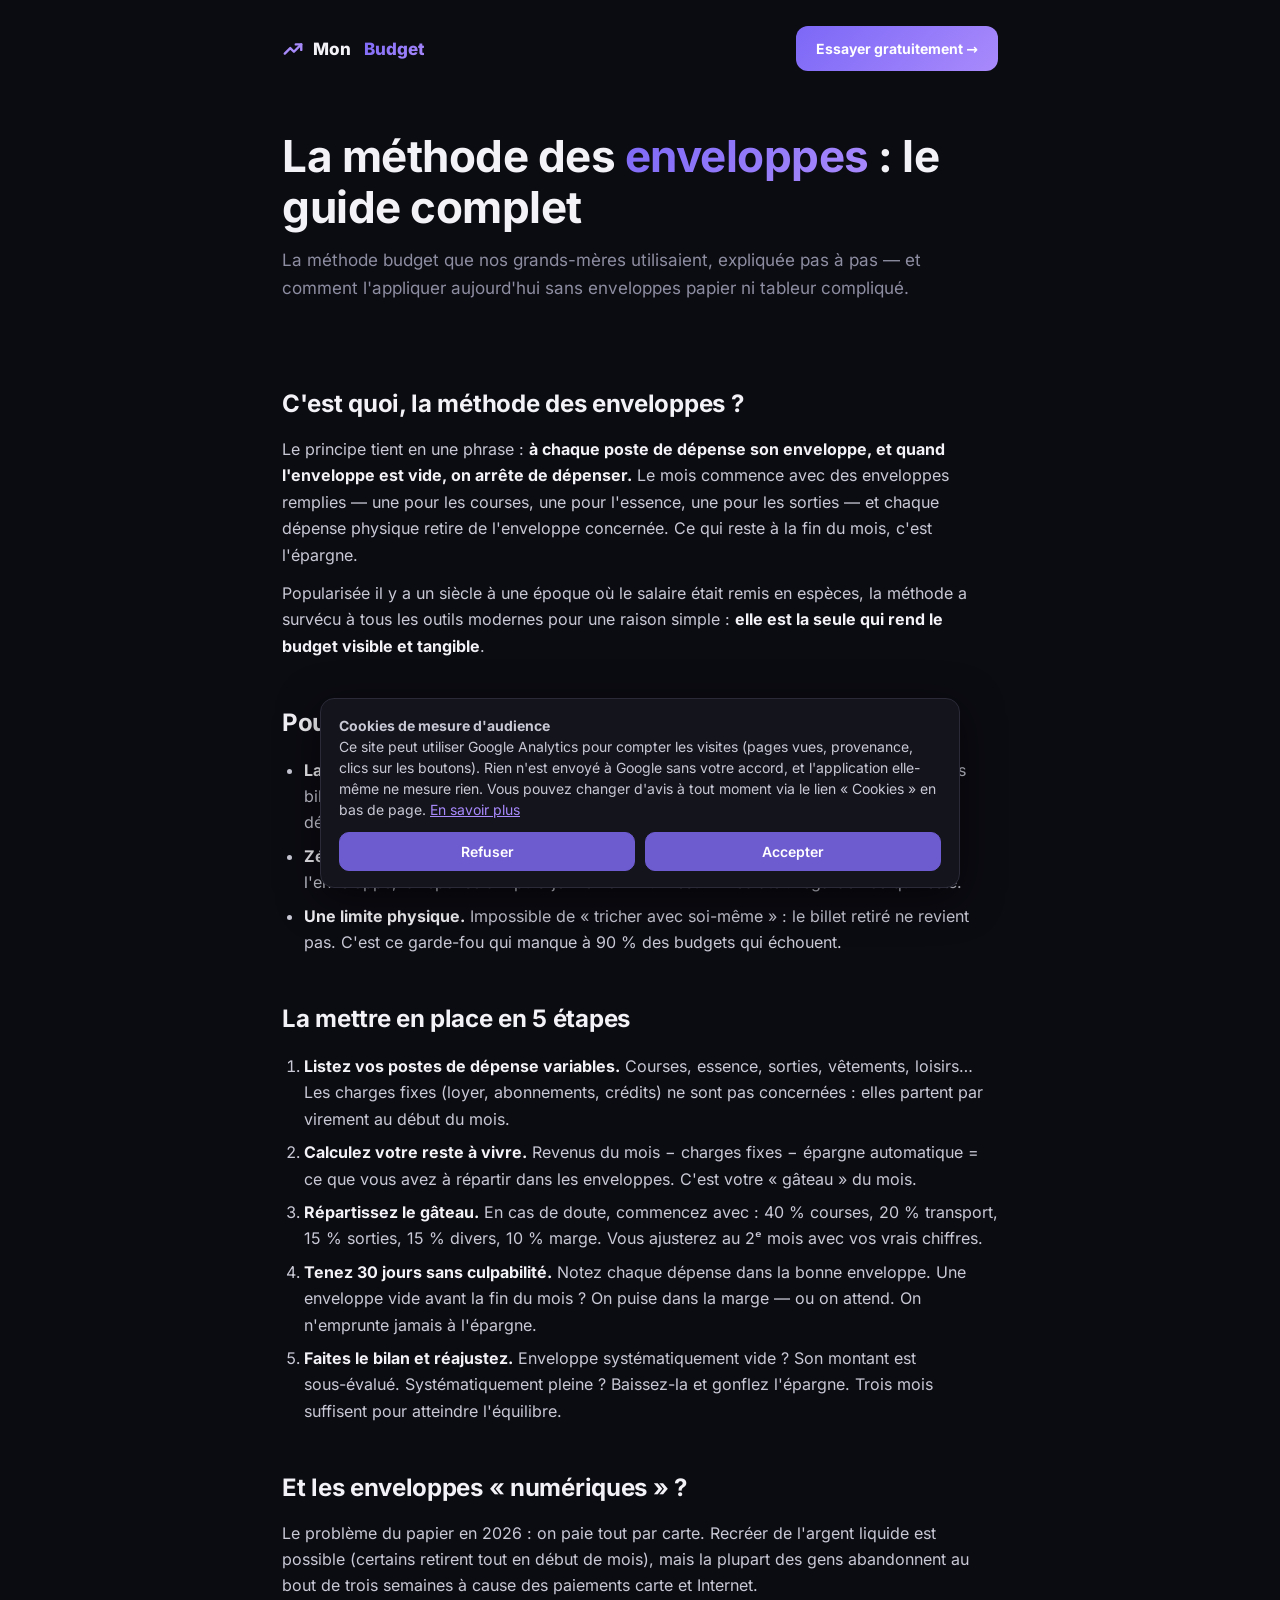
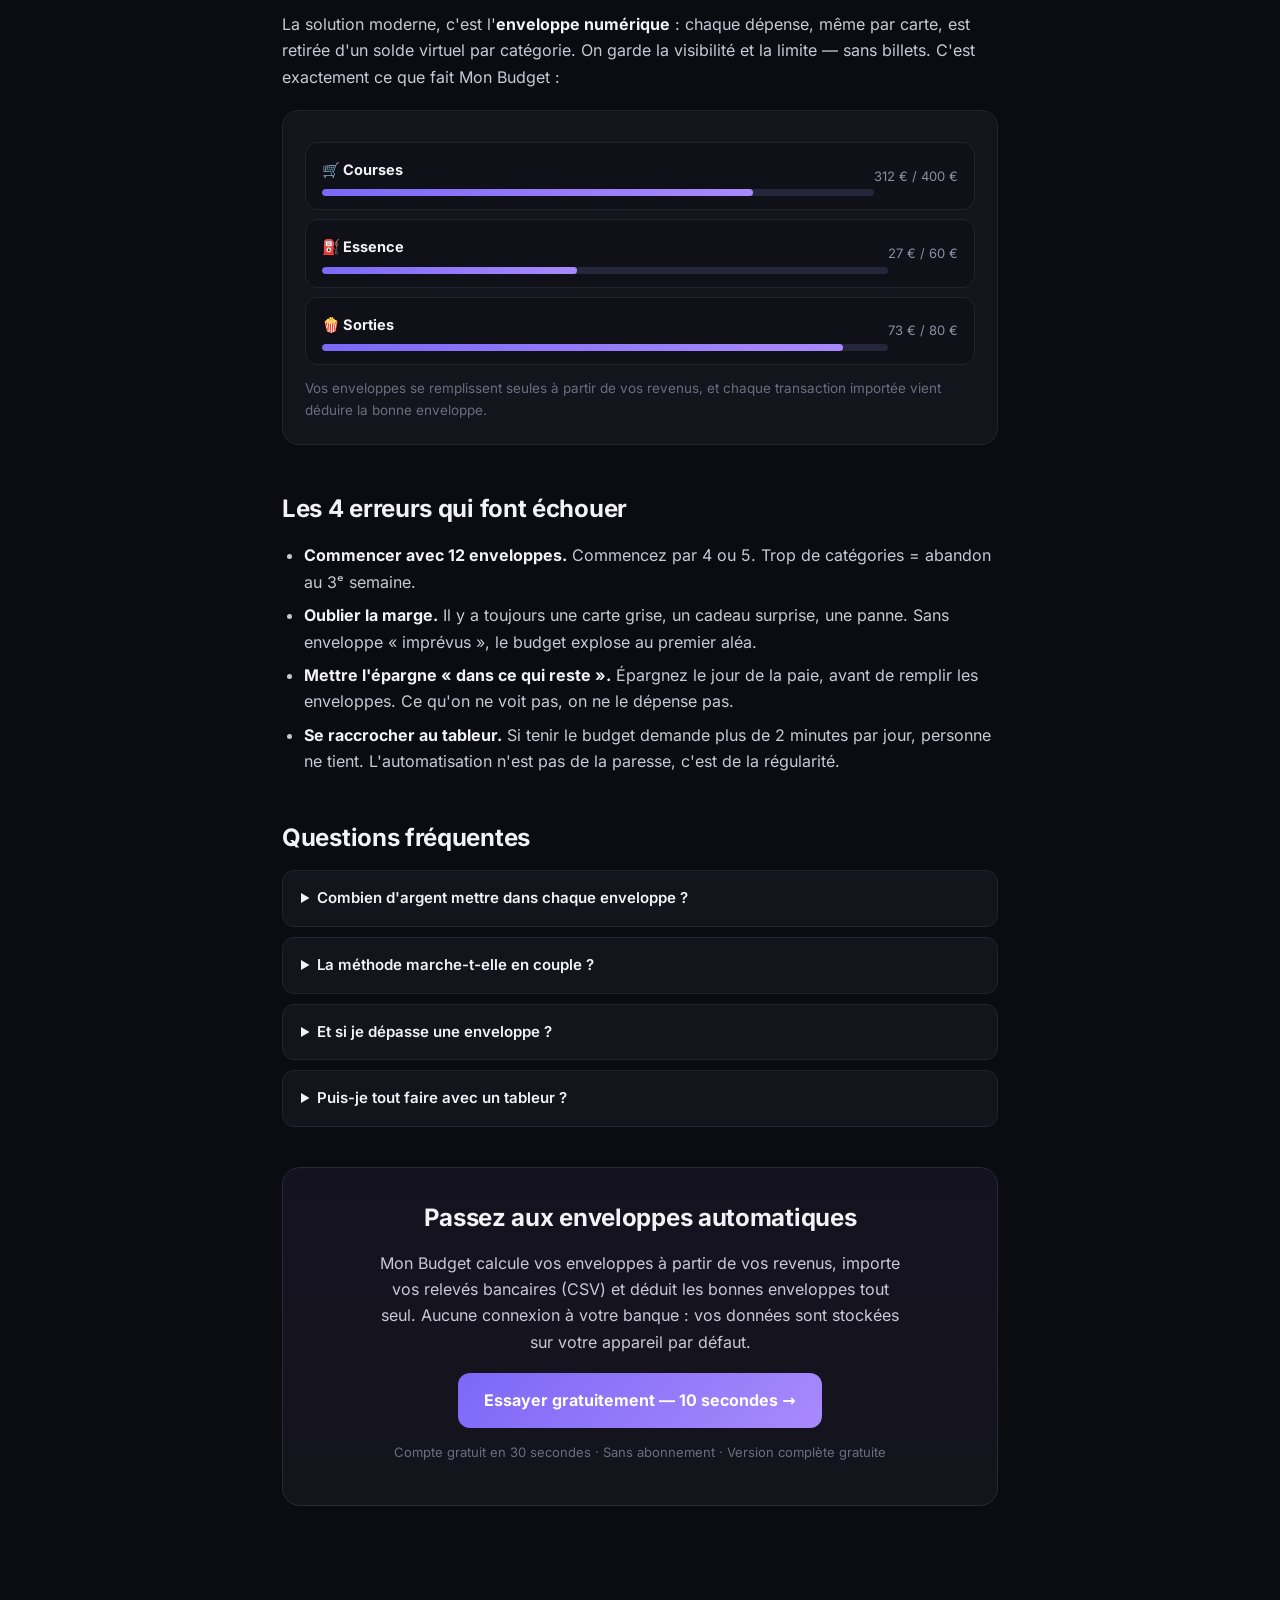
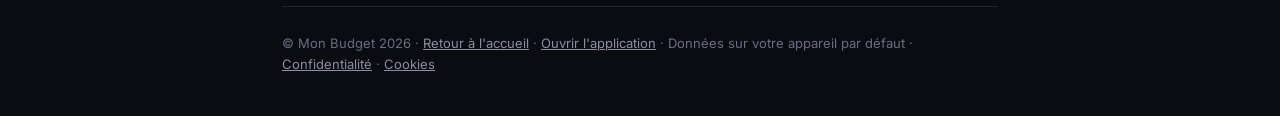
<file: methode-enveloppes.html>
<!doctype html>
<html lang="fr">
<head>
<meta charset="utf-8">
<meta name="viewport" content="width=device-width, initial-scale=1">
<meta name="color-scheme" content="dark">
<meta name="theme-color" content="#0b0b12">
<title>La méthode des enveloppes : le guide complet 2026 (gratuit, sans abonnement)</title>
<meta name="description" content="Comment fonctionne la méthode des enveloppes, combien mettre dans chaque enveloppe, les erreurs à éviter — et comment l'automatiser en 10 secondes avec un outil gratuit qui ne connecte jamais votre banque.">
<meta name="robots" content="index, follow">
<link rel="canonical" href="https://bonjourmonbudget.app/methode-enveloppes.html">
<meta property="og:type" content="article">
<meta property="og:site_name" content="Mon Budget">
<meta property="og:title" content="La méthode des enveloppes : le guide complet 2026">
<meta property="og:description" content="Pourquoi ça marche, combien mettre dans chaque enveloppe, les erreurs à éviter — et l'outil gratuit pour l'automatiser.">
<meta property="og:url" content="https://bonjourmonbudget.app/methode-enveloppes.html">
<meta property="og:image" content="https://bonjourmonbudget.app/apercu.png">
<meta property="og:locale" content="fr_FR">
<link rel="icon" type="image/png" href="icon-192.png">
<script src="consent.js"></script>
<link rel="stylesheet" href="fonts.css">
<style>
  :root{
    --bg:#0b0b12; --card:#14141d; --border:#23232f; --border-2:#2a2a38;
    --text:#f3f3f7; --muted:#8d8da1; --muted-2:#6d6d80;
    --green:#34d399; --amber:#fbbf24;
    --grad:linear-gradient(135deg,#7c68f7,#a98afc);
  }
  *{box-sizing:border-box;margin:0;padding:0}
  body{background:var(--bg);color:var(--text);font-family:'Inter',system-ui,sans-serif;line-height:1.65}
  .wrap{max-width:760px;margin:0 auto;padding:0 22px}
  header{padding:26px 0;display:flex;align-items:center;justify-content:space-between}
  .brand{display:flex;align-items:center;gap:9px;font-weight:800;font-size:17px;text-decoration:none;color:var(--text)}
  .btn{display:inline-block;padding:11px 20px;border-radius:12px;font-weight:700;font-size:14px;text-decoration:none;transition:.15s}
  .btn-grad{background:var(--grad);color:#fff}
  .btn-ghost{border:1px solid var(--border-2);color:var(--text);background:var(--card)}
  .grad-text{background:var(--grad);-webkit-background-clip:text;background-clip:text;color:transparent}
  h1{font-size:clamp(30px,5vw,44px);line-height:1.15;letter-spacing:-.5px;margin:34px 0 14px}
  .sub{color:var(--muted);font-size:17px;max-width:640px}
  article{padding:26px 0 60px}
  h2{font-size:24px;margin:44px 0 12px;letter-spacing:-.3px}
  h3{font-size:17px;margin:26px 0 8px}
  p{margin:12px 0;color:#c9c9d6}
  ul,ol{margin:14px 0 14px 22px;color:#c9c9d6}
  li{margin:7px 0}
  strong{color:var(--text)}
  .card{background:var(--card);border:1px solid var(--border);border-radius:16px;padding:22px;margin:20px 0}
  .etoile{color:var(--amber)}
  .cta{background:linear-gradient(180deg,#15121f,#14141d);border:1px solid var(--border-2);border-radius:18px;padding:30px;text-align:center;margin:40px 0}
  .cta h2{margin-top:0}
  .env{display:flex;justify-content:space-between;align-items:center;background:#101019;border:1px solid var(--border);border-radius:12px;padding:13px 16px;margin:9px 0}
  .env b{font-size:14.5px}
  .env span{color:var(--muted);font-size:13px}
  .bar{height:7px;border-radius:99px;background:#26263a;overflow:hidden;margin-top:7px}
  .bar i{display:block;height:100%;border-radius:99px;background:var(--grad)}
  details{background:var(--card);border:1px solid var(--border);border-radius:12px;padding:15px 18px;margin:10px 0}
  summary{cursor:pointer;font-weight:600;font-size:15px}
  details p{margin:10px 0 2px;font-size:14.5px}
  footer{border-top:1px solid var(--border);padding:26px 0 40px;color:var(--muted-2);font-size:13px}
  footer a{color:var(--muted)}
  @media(max-width:600px){ header .btn{padding:9px 14px;font-size:13px} }
</style>
</head>
<body>
<div class="wrap">
<header>
  <a class="brand" href="index.html">
    <svg width="22" height="22" viewBox="0 0 24 24" fill="none" stroke="#a78bfa" stroke-width="2.6" stroke-linecap="round" stroke-linejoin="round"><polyline points="3 17 9 11 13 15 21 7"/><polyline points="15 7 21 7 21 13"/></svg>
    Mon&nbsp;<span class="grad-text">Budget</span>
  </a>
  <a class="btn btn-grad" href="app.html">Essayer gratuitement →</a>
</header>

<h1>La méthode des <span class="grad-text">enveloppes</span> : le guide complet</h1>
<p class="sub">La méthode budget que nos grands-mères utilisaient, expliquée pas à pas — et comment l'appliquer aujourd'hui sans enveloppes papier ni tableur compliqué.</p>

<article>

<h2>C'est quoi, la méthode des enveloppes ?</h2>
<p>Le principe tient en une phrase : <strong>à chaque poste de dépense son enveloppe, et quand l'enveloppe est vide, on arrête de dépenser.</strong> Le mois commence avec des enveloppes remplies — une pour les courses, une pour l'essence, une pour les sorties — et chaque dépense physique retire de l'enveloppe concernée. Ce qui reste à la fin du mois, c'est l'épargne.</p>
<p>Popularisée il y a un siècle à une époque où le salaire était remis en espèces, la méthode a survécu à tous les outils modernes pour une raison simple : <strong>elle est la seule qui rend le budget visible et tangible</strong>.</p>

<h2>Pourquoi ça marche si bien (la science)</h2>
<ul>
<li><strong>La douleur de payer.</strong> Payer par carte ne procure presque aucune sensation ; retirer des billets d'une enveloppe, si. Les études en psychologie économique montrent qu'on dépense 20 à 40 % de moins quand le paiement est « concret ».</li>
<li><strong>Zéro calcul mental.</strong> Avec un tableur, chaque achat demande une mise à jour. Avec l'enveloppe, la réponse à « puis-je me l'offrir ? » est immédiate : regardez ce qui reste.</li>
<li><strong>Une limite physique.</strong> Impossible de « tricher avec soi-même » : le billet retiré ne revient pas. C'est ce garde-fou qui manque à 90 % des budgets qui échouent.</li>
</ul>

<h2>La mettre en place en 5 étapes</h2>
<ol>
<li><strong>Listez vos postes de dépense variables.</strong> Courses, essence, sorties, vêtements, loisirs… Les charges fixes (loyer, abonnements, crédits) ne sont pas concernées : elles partent par virement au début du mois.</li>
<li><strong>Calculez votre reste à vivre.</strong> Revenus du mois − charges fixes − épargne automatique = ce que vous avez à répartir dans les enveloppes. C'est votre « gâteau » du mois.</li>
<li><strong>Répartissez le gâteau.</strong> En cas de doute, commencez avec : 40 % courses, 20 % transport, 15 % sorties, 15 % divers, 10 % marge. Vous ajusterez au 2ᵉ mois avec vos vrais chiffres.</li>
<li><strong>Tenez 30 jours sans culpabilité.</strong> Notez chaque dépense dans la bonne enveloppe. Une enveloppe vide avant la fin du mois ? On puise dans la marge — ou on attend. On n'emprunte jamais à l'épargne.</li>
<li><strong>Faites le bilan et réajustez.</strong> Enveloppe systématiquement vide ? Son montant est sous-évalué. Systématiquement pleine ? Baissez-la et gonflez l'épargne. Trois mois suffisent pour atteindre l'équilibre.</li>
</ol>

<h2>Et les enveloppes « numériques » ?</h2>
<p>Le problème du papier en 2026 : on paie tout par carte. Recréer de l'argent liquide est possible (certains retirent tout en début de mois), mais la plupart des gens abandonnent au bout de trois semaines à cause des paiements carte et Internet.</p>
<p>La solution moderne, c'est l'<strong>enveloppe numérique</strong> : chaque dépense, même par carte, est retirée d'un solde virtuel par catégorie. On garde la visibilité et la limite — sans billets. C'est exactement ce que fait Mon Budget :</p>

<div class="card">
  <div class="env"><div style="flex:1"><b>🛒 Courses</b><div class="bar"><i style="width:78%"></i></div></div><span>312 € / 400 €</span></div>
  <div class="env"><div style="flex:1"><b>⛽ Essence</b><div class="bar"><i style="width:45%"></i></div></div><span>27 € / 60 €</span></div>
  <div class="env"><div style="flex:1"><b>🍿 Sorties</b><div class="bar"><i style="width:92%"></i></div></div><span>73 € / 80 €</span></div>
  <p style="font-size:13.5px;color:var(--muted-2);margin-bottom:0">Vos enveloppes se remplissent seules à partir de vos revenus, et chaque transaction importée vient déduire la bonne enveloppe.</p>
</div>

<h2>Les 4 erreurs qui font échouer</h2>
<ul>
<li><strong>Commencer avec 12 enveloppes.</strong> Commencez par 4 ou 5. Trop de catégories = abandon au 3ᵉ semaine.</li>
<li><strong>Oublier la marge.</strong> Il y a toujours une carte grise, un cadeau surprise, une panne. Sans enveloppe « imprévus », le budget explose au premier aléa.</li>
<li><strong>Mettre l'épargne « dans ce qui reste ».</strong> Épargnez le jour de la paie, avant de remplir les enveloppes. Ce qu'on ne voit pas, on ne le dépense pas.</li>
<li><strong>Se raccrocher au tableur.</strong> Si tenir le budget demande plus de 2 minutes par jour, personne ne tient. L'automatisation n'est pas de la paresse, c'est de la régularité.</li>
</ul>

<h2>Questions fréquentes</h2>
<details><summary>Combien d'argent mettre dans chaque enveloppe ?</summary><p>Il n'y a pas de montant universel : cela dépend de votre reste à vivre. La méthode : relevez vos dépenses du mois dernier (votre relevé bancaire suffit), classez-les par poste, et prenez ces montants comme point de départ. Vos vrais chiffres battent n'importe quel pourcentage théorique.</p></details>
<details><summary>La méthode marche-t-elle en couple ?</summary><p>Oui, et c'est peut-être là qu'elle est la plus forte : chaque enveloppe devient un contrat commun, décidé ensemble, ce qui retire la dimension « gendarme » du budget. Deux enveloppes personnelles « argent de poche sans justification » évitent 90 % des frictions.</p></details>
<details><summary>Et si je dépasse une enveloppe ?</summary><p>On puise dans la marge, pas dans l'épargne, et on note pourquoi. Le mois suivant, soit le montant est ajusté (le besoin était réel), soit on identifie une habitude à changer. Dépasser n'est pas échouer : ne pas mesurer, si.</p></details>
<details><summary>Puis-je tout faire avec un tableur ?</summary><p>Oui — si vous aimez mettre à jour des formules chaque soir. Les applications font exactement la même chose, sauf que la mise à jour prend 10 secondes et les enveloppes se recalculent toutes seules. L'outil doit servir la méthode, pas l'inverse.</p></details>

<div class="cta">
  <h2>Passez aux enveloppes automatiques</h2>
  <p style="max-width:520px;margin:10px auto 18px">Mon Budget calcule vos enveloppes à partir de vos revenus, importe vos relevés bancaires (CSV) et déduit les bonnes enveloppes tout seul. Aucune connexion à votre banque : vos données sont stockées sur votre appareil par défaut.</p>
  <a class="btn btn-grad" href="app.html" style="font-size:16px;padding:14px 26px">Essayer gratuitement — 10 secondes →</a>
  <p style="font-size:13px;color:var(--muted-2);margin-top:14px">Compte gratuit en 30 secondes · Sans abonnement · Version complète gratuite</p>
</div>

</article>

<footer>
  © Mon Budget 2026 · <a href="index.html">Retour à l'accueil</a> · <a href="app.html">Ouvrir l'application</a> · Données sur votre appareil par défaut
</footer>
</div>
</body>
</html>
</file>
<file: fonts.css>
/* Polices hébergées sur le site (aucune connexion à Google). Inter et Baloo 2 : licence SIL Open Font License 1.1.
   Polices variables : un seul fichier couvre tous les poids. */
@font-face{font-family:'Inter';font-style:normal;font-weight:400 800;font-display:swap;src:url(fonts/inter-latin-ext.woff2) format('woff2');unicode-range:U+0100-02BA, U+02BD-02C5, U+02C7-02CC, U+02CE-02D7, U+02DD-02FF, U+0304, U+0308, U+0329, U+1D00-1DBF, U+1E00-1E9F, U+1EF2-1EFF, U+2020, U+20A0-20AB, U+20AD-20C4, U+2113, U+2C60-2C7F, U+A720-A7FF}
@font-face{font-family:'Inter';font-style:normal;font-weight:400 800;font-display:swap;src:url(fonts/inter-latin.woff2) format('woff2');unicode-range:U+0000-00FF, U+0131, U+0152-0153, U+02BB-02BC, U+02C6, U+02DA, U+02DC, U+0304, U+0308, U+0329, U+2000-206F, U+20AC, U+2122, U+2191, U+2193, U+2212, U+2215, U+FEFF, U+FFFD}
</file>
<file: fonts-jeu.css>
/* Baloo 2 (mini-jeu) hébergée sur le site. Licence SIL OFL 1.1. */
@font-face{font-family:'Baloo 2';font-style:normal;font-weight:500 800;font-display:swap;src:url(fonts/baloo2-latin-ext.woff2) format('woff2');unicode-range:U+0100-02BA, U+02BD-02C5, U+02C7-02CC, U+02CE-02D7, U+02DD-02FF, U+0304, U+0308, U+0329, U+1D00-1DBF, U+1E00-1E9F, U+1EF2-1EFF, U+2020, U+20A0-20AB, U+20AD-20C4, U+2113, U+2C60-2C7F, U+A720-A7FF}
@font-face{font-family:'Baloo 2';font-style:normal;font-weight:500 800;font-display:swap;src:url(fonts/baloo2-latin.woff2) format('woff2');unicode-range:U+0000-00FF, U+0131, U+0152-0153, U+02BB-02BC, U+02C6, U+02DA, U+02DC, U+0304, U+0308, U+0329, U+2000-206F, U+20AC, U+2122, U+2191, U+2193, U+2212, U+2215, U+FEFF, U+FFFD}
</file>
